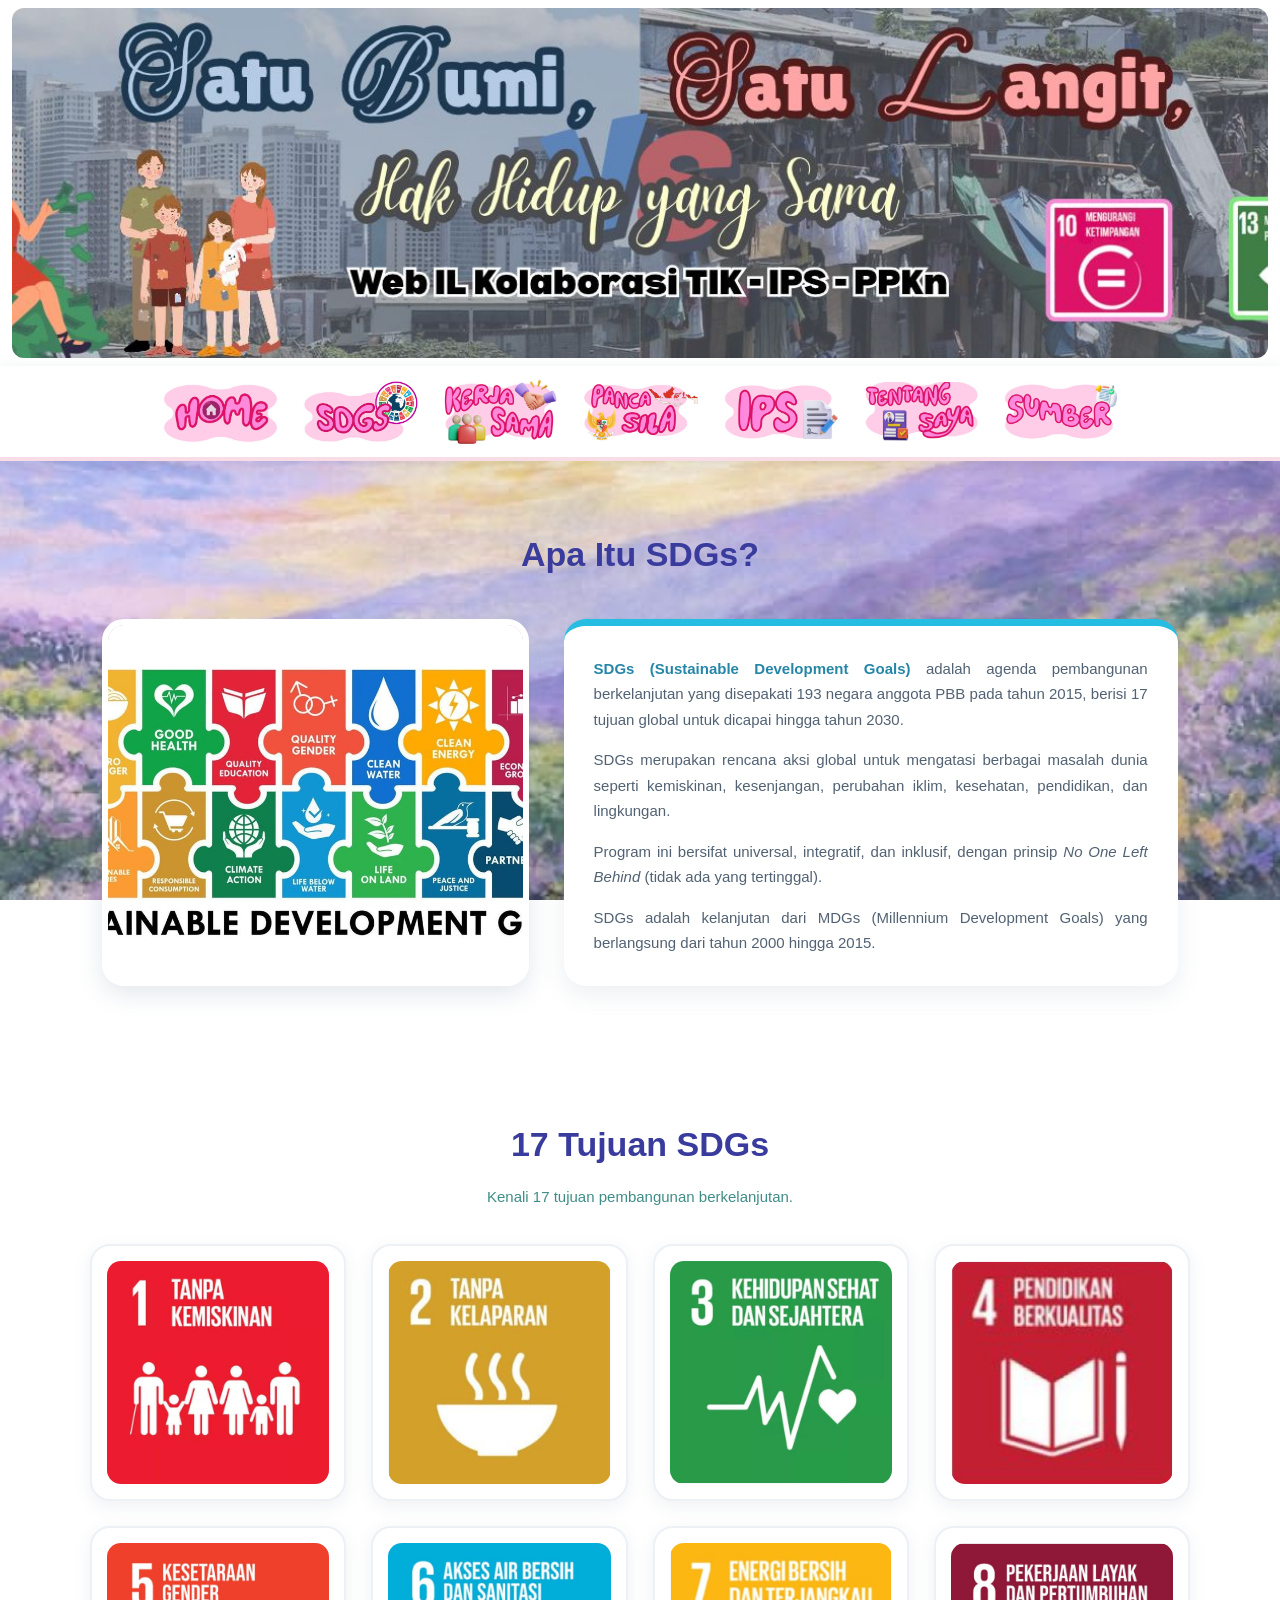
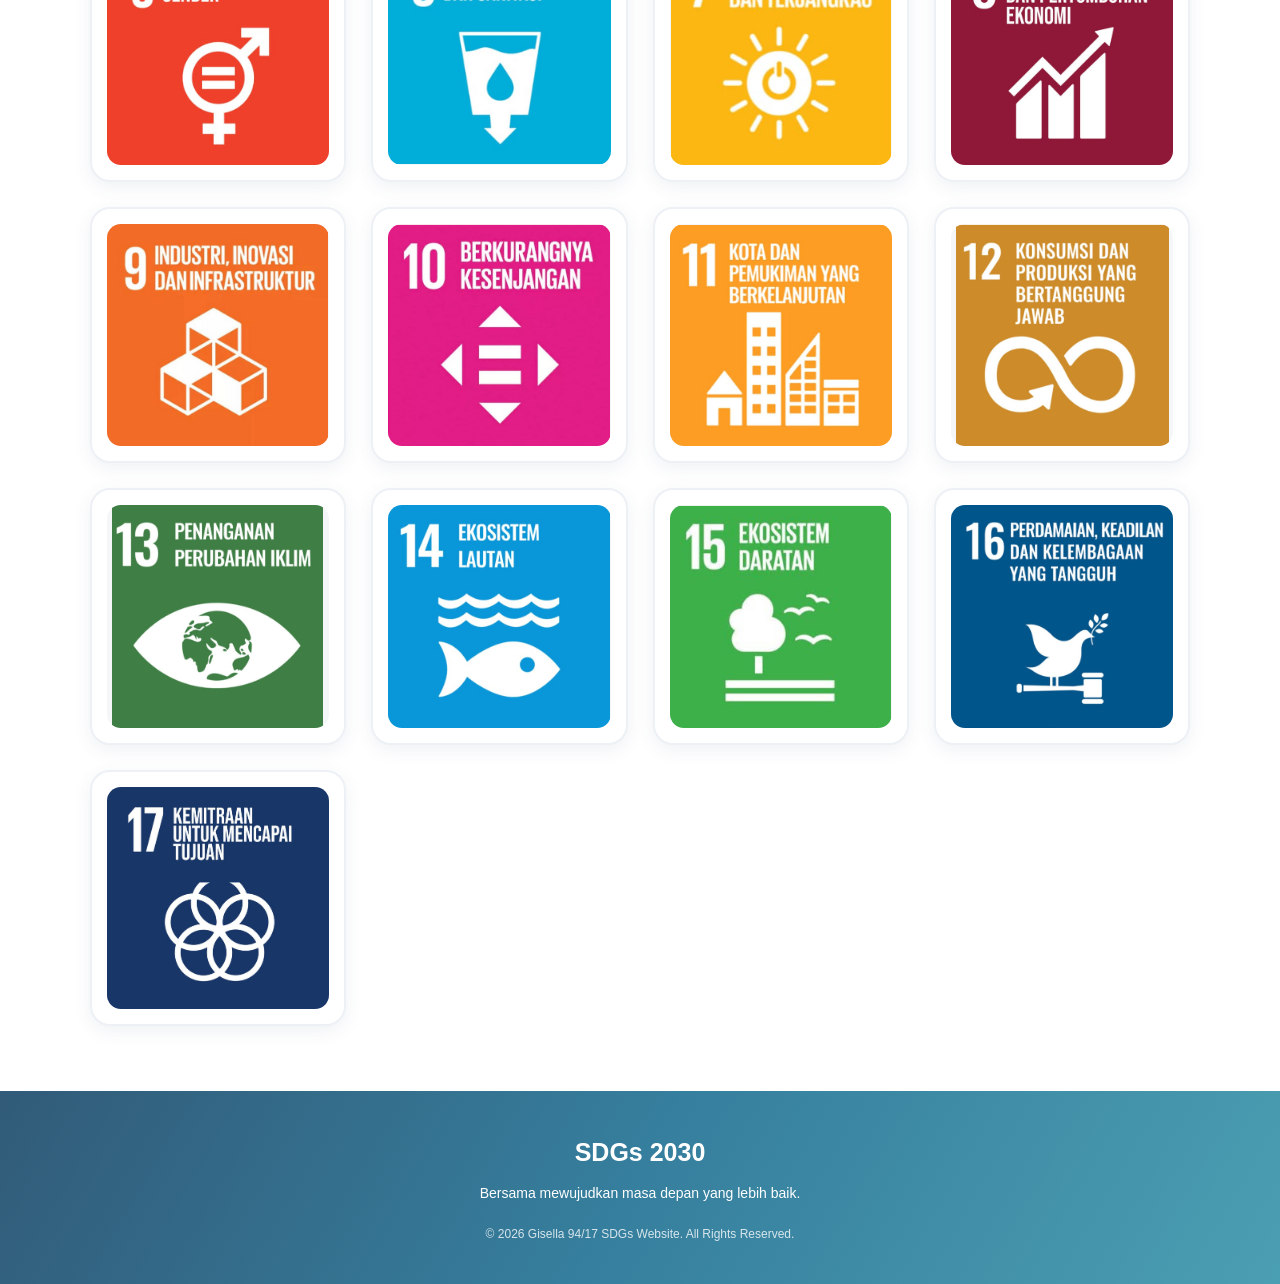
<file: index.html>
<!DOCTYPE html>
<html lang="id">
<head>
    <meta charset="UTF-8">
    <meta name="viewport" content="width=device-width, initial-scale=1.0">

    <title>Beranda | SDGs</title>

    <link rel="stylesheet" href="style.css">
</head>

<body>

    <!-- ================= HEADER ================= -->

    <header class="header">
        <img src="header.jpg" alt="Header Website SDGs">
    </header>


    <!-- ================= NAVBAR ================= -->

    <nav class="navbar">

        <ul class="nav-menu">

            <!-- BERANDA -->
            <li class="nav-item">
                <a href="index.html" class="menu-link">
                    <img src= "home.jpg" alt="Beranda">
                </a>
            </li>


           
<!-- SDGs -->
<li class="nav-item dropdown">

    <a href="#" class="menu-link">
        <img src="sdgs.jpg" alt="SDGs">
    </a>

    <div class="dropdown-menu sdgs-menu">

        <a href="sdgs.html#tujuan" class="submenu-link">
            <img src="tujuan.jpg" alt="Tujuan">
        </a>

        <a href="sdgs.html#kondisi" class="submenu-link">
            <img src="kondisi.jpg" alt="Kondisi Terkini">
        </a>

        <a href="sdgs.html#solusi" class="submenu-link">
            <img src="solusi.jpg" alt="Solusi">
        </a>

    </div>

</li>



            <!-- KERJA SAMA -->
            <li class="nav-item dropdown">

    <a href="#" class="menu-link">
        <img src="kerjasama.jpg" alt="SDGs">
    </a>

    <div class="dropdown-menu sdgs-menu">

        <a href="kerjasama.html#bilateral" class="submenu-link">
    <img src="bilateral.jpg" alt="Bilateral">
</a>

<a href="kerjasama.html#regional" class="submenu-link">
    <img src="regional.jpg" alt="Regional">
</a>

<a href="kerjasama.html#multilateral" class="submenu-link">
    <img src="multilateral.jpg" alt="Multilateral">
</a>

<a href="kerjasama.html#internasional" class="submenu-link">
    <img src="internasional.jpg" alt="Internasional">
</a>

    </div>

</li>


            <!-- PANCASILA -->
            <li class="nav-item">
                <a href="pancasila.html" class="menu-link">
                    <img src="pancasila.jpg" alt="Pancasila">
                </a>
            </li>


            <!-- IPS -->
            <li class="nav-item dropdown">
                <a href="ips.html" class="menu-link">
                    <img src="ips.jpg" alt="IPS">
                </a>

                <div class="dropdown-menu">

                    <a href="ips.html#poster" class="submenu-link">
                        <img src="poster.jpg" alt="Poster">
                    </a>

                    <a href="ips.html#pembangunan-konvensional" class="submenu-link">
                        <img src="pembangunan.jpg" alt="Pembangunan Konvensional">
                    </a>

                </div>
            </li>


            <!-- TENTANG SAYA -->
            <li class="nav-item">
                <a href="tentangsaya.html" class="menu-link">
                    <img src="tentang.jpg" alt="Tentang Saya">
                </a>
            </li>


            <!-- SUMBER -->
            <li class="nav-item">
                <a href="sumber.html" class="menu-link">
                    <img src="sumber.jpg" alt="Sumber">
                </a>
            </li>

        </ul>

    </nav>


    <!-- ================= KONTEN BERANDA ================= -->

    <main>

        <!-- PENGENALAN SDGs -->

        <section class="intro-section">

            <div class="section-title">

                <h1>Apa Itu SDGs?</h1>

                

            </div>


            <div class="intro-content">

                <div class="intro-image">

                    <img src="mainsdgs.jpg"
                         alt="Sustainable Development Goals">

                </div>


                <div class="intro-text">

                    <p>
                        <strong>SDGs (Sustainable Development Goals)</strong>
                        adalah agenda pembangunan berkelanjutan yang disepakati
                        193 negara anggota PBB pada tahun 2015, berisi 17 tujuan
                        global untuk dicapai hingga tahun 2030.
                    </p>

                    <p>
                        SDGs merupakan rencana aksi global untuk mengatasi
                        berbagai masalah dunia seperti kemiskinan, kesenjangan,
                        perubahan iklim, kesehatan, pendidikan, dan lingkungan.
                    </p>

                    <p>
                        Program ini bersifat universal, integratif, dan inklusif,
                        dengan prinsip <em>No One Left Behind</em>
                        (tidak ada yang tertinggal).
                    </p>

                    <p>
                        SDGs adalah kelanjutan dari MDGs
                        (Millennium Development Goals) yang berlangsung
                        dari tahun 2000 hingga 2015.
                    </p>

                </div>

            </div>

        </section>



        <!-- ================= 17 TUJUAN SDGs ================= -->

        <section class="goals-section" id="tujuan">

            <div class="section-title">

                <h1>17 Tujuan SDGs</h1>

                

                <p>
                    Kenali 17 tujuan pembangunan berkelanjutan.
                </p>

            </div>


            <div class="goals-grid">


                <!-- TUJUAN 1 -->

                <div class="goal-card">

                    <div class="goal-image">
                        <img src="sdg1indo.jpg"
                             alt="Tanpa Kemiskinan">

                        <img src="sdg1eng.jpg"
                             alt="No Poverty">
                    </div>


                </div>



                <!-- TUJUAN 2 -->

                <div class="goal-card">

                    <div class="goal-image">
                        <img src="sdg2indo.jpg"
                             alt="Tanpa Kelaparan">

                        <img src="sdg2eng.jpg"
                             alt="Zero Hunger">
                    </div>


                </div>



                <!-- TUJUAN 3 -->

                <div class="goal-card">

                    <div class="goal-image">
                        <img src="sdg3indo.jpg"
                             alt="Kehidupan Sehat dan Sejahtera">

                        <img src="sdg3eng.jpg"
                             alt="Good Health and Well-being">
                    </div>

                </div>



                <!-- TUJUAN 4 -->

                <div class="goal-card">

                    <div class="goal-image">
                        <img src="sdg4indo.jpg"
                             alt="Pendidikan Berkualitas">

                        <img src="sdg4eng.jpg"
                             alt="Quality Education">
                    </div>

                </div>



                <!-- TUJUAN 5 -->

                <div class="goal-card">

                    <div class="goal-image">
                        <img src="sdg5indo.jpg"
                             alt="Kesetaraan Gender">

                        <img src="sdg5eng.jpg"
                             alt="Gender Equality">
                    </div>

                    
                </div>



                <!-- TUJUAN 6 -->

                <div class="goal-card">

                    <div class="goal-image">
                        <img src="sdg6indo.jpg"
                             alt="Air Bersih dan Sanitasi Layak">

                        <img src="sdg6eng.jpg"
                             alt="Clean Water and Sanitation">
                    </div>

                    

                </div>



                <!-- TUJUAN 7 -->

                <div class="goal-card">

                    <div class="goal-image">
                        <img src="sdg7indo.jpg"
                             alt="Energi Bersih dan Terjangkau">

                        <img src="sdg7eng.jpg"
                             alt="Affordable and Clean Energy">
                    </div>

                   

                </div>



                <!-- TUJUAN 8 -->

                <div class="goal-card">

                    <div class="goal-image">
                        <img src="sdg8indo.jpg"
                             alt="Pekerjaan Layak dan Pertumbuhan Ekonomi">

                        <img src="sdg8eng.jpg"
                             alt="Decent Work and Economic Growth">
                    </div>

                 

                </div>



                <!-- TUJUAN 9 -->

                <div class="goal-card">

                    <div class="goal-image">
                        <img src="sdg9indo.jpg"
                             alt="Industri Inovasi dan Infrastruktur">

                        <img src="sdg9eng.jpg"
                             alt="Industry Innovation and Infrastructure">
                    </div>

    

                </div>



                <!-- TUJUAN 10 -->

                <div class="goal-card">

                    <div class="goal-image">
                        <img src="sdg10indo.jpg"
                             alt="Berkurangnya Kesenjangan">

                        <img src="sdg10eng.jpg"
                             alt="Reduced Inequalities">
                    </div>

                    

                </div>



                <!-- TUJUAN 11 -->

                <div class="goal-card">

                    <div class="goal-image">
                        <img src="sdg11indo.jpg"
                             alt="Kota dan Permukiman Berkelanjutan">

                        <img src="sdg11eng.jpg"
                             alt="Sustainable Cities and Communities">
                    </div>

                    

                </div>



                <!-- TUJUAN 12 -->

                <div class="goal-card">

                    <div class="goal-image">
                        <img src="sdg12indo.jpg"
                             alt="Konsumsi dan Produksi Bertanggung Jawab">

                        <img src="sdg12eng.jpg"
                             alt="Responsible Consumption and Production">
                    </div>

                   

                </div>



                <!-- TUJUAN 13 -->

                <div class="goal-card">

                    <div class="goal-image">
                        <img src="sdg13indo.jpg"
                             alt="Penanganan Perubahan Iklim">

                        <img src="sdg13eng.jpg"
                             alt="Climate Action">
                    </div>

                   

                </div>



                <!-- TUJUAN 14 -->

                <div class="goal-card">

                    <div class="goal-image">
                        <img src="sdg14indo.jpg"
                             alt="Ekosistem Lautan">

                        <img src="sdg14eng.jpg"
                             alt="Life Below Water">
                    </div>

                   

                </div>



                <!-- TUJUAN 15 -->

                <div class="goal-card">

                    <div class="goal-image">
                        <img src="sdg15indo.jpg"
                             alt="Ekosistem Daratan">

                        <img src="sdg15eng.jpg"
                             alt="Life on Land">
                    </div>

                    

                </div>



                <!-- TUJUAN 16 -->

                <div class="goal-card">

                    <div class="goal-image">
                        <img src="sdg16indo.jpg"
                             alt="Perdamaian Keadilan dan Kelembagaan Tangguh">

                        <img src="sdg16eng.jpg"
                             alt="Peace Justice and Strong Institutions">
                    </div>

                    

                </div>



                <!-- TUJUAN 17 -->

                <div class="goal-card">

                    <div class="goal-image">
                        <img src="sdg17indo.jpg"
                             alt="Kemitraan untuk Mencapai Tujuan">

                        <img src="sdg17eng.jpg"
                             alt="Partnerships for the Goals">
                    </div>

                    

                </div>


            </div>

        </section>

    </main>



    <!-- ================= FOOTER ================= -->

    <footer class="footer">

        <h3>SDGs 2030</h3>

        <p>Bersama mewujudkan masa depan yang lebih baik.</p>

        <p class="copyright">
            © 2026 Gisella 94/17 SDGs Website. All Rights Reserved.
        </p>

    </footer>

</body>
</html>
</file>
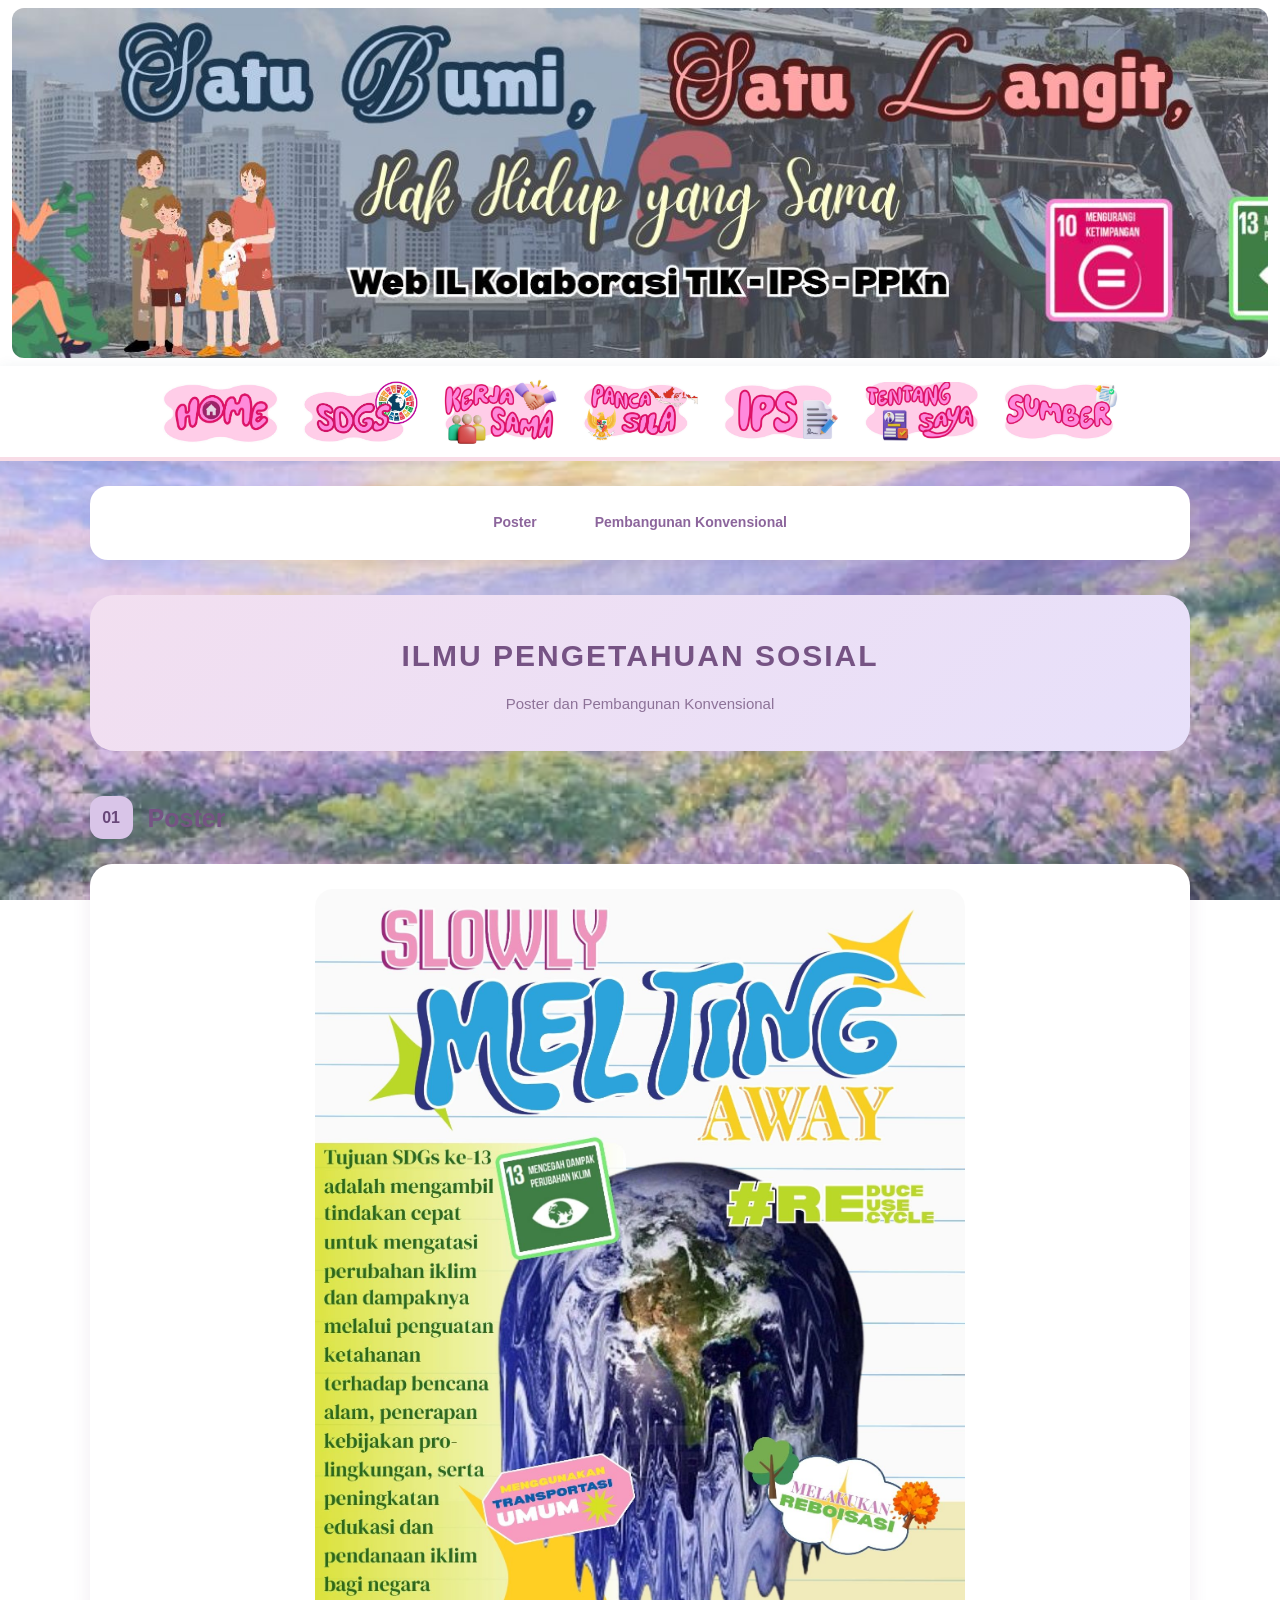
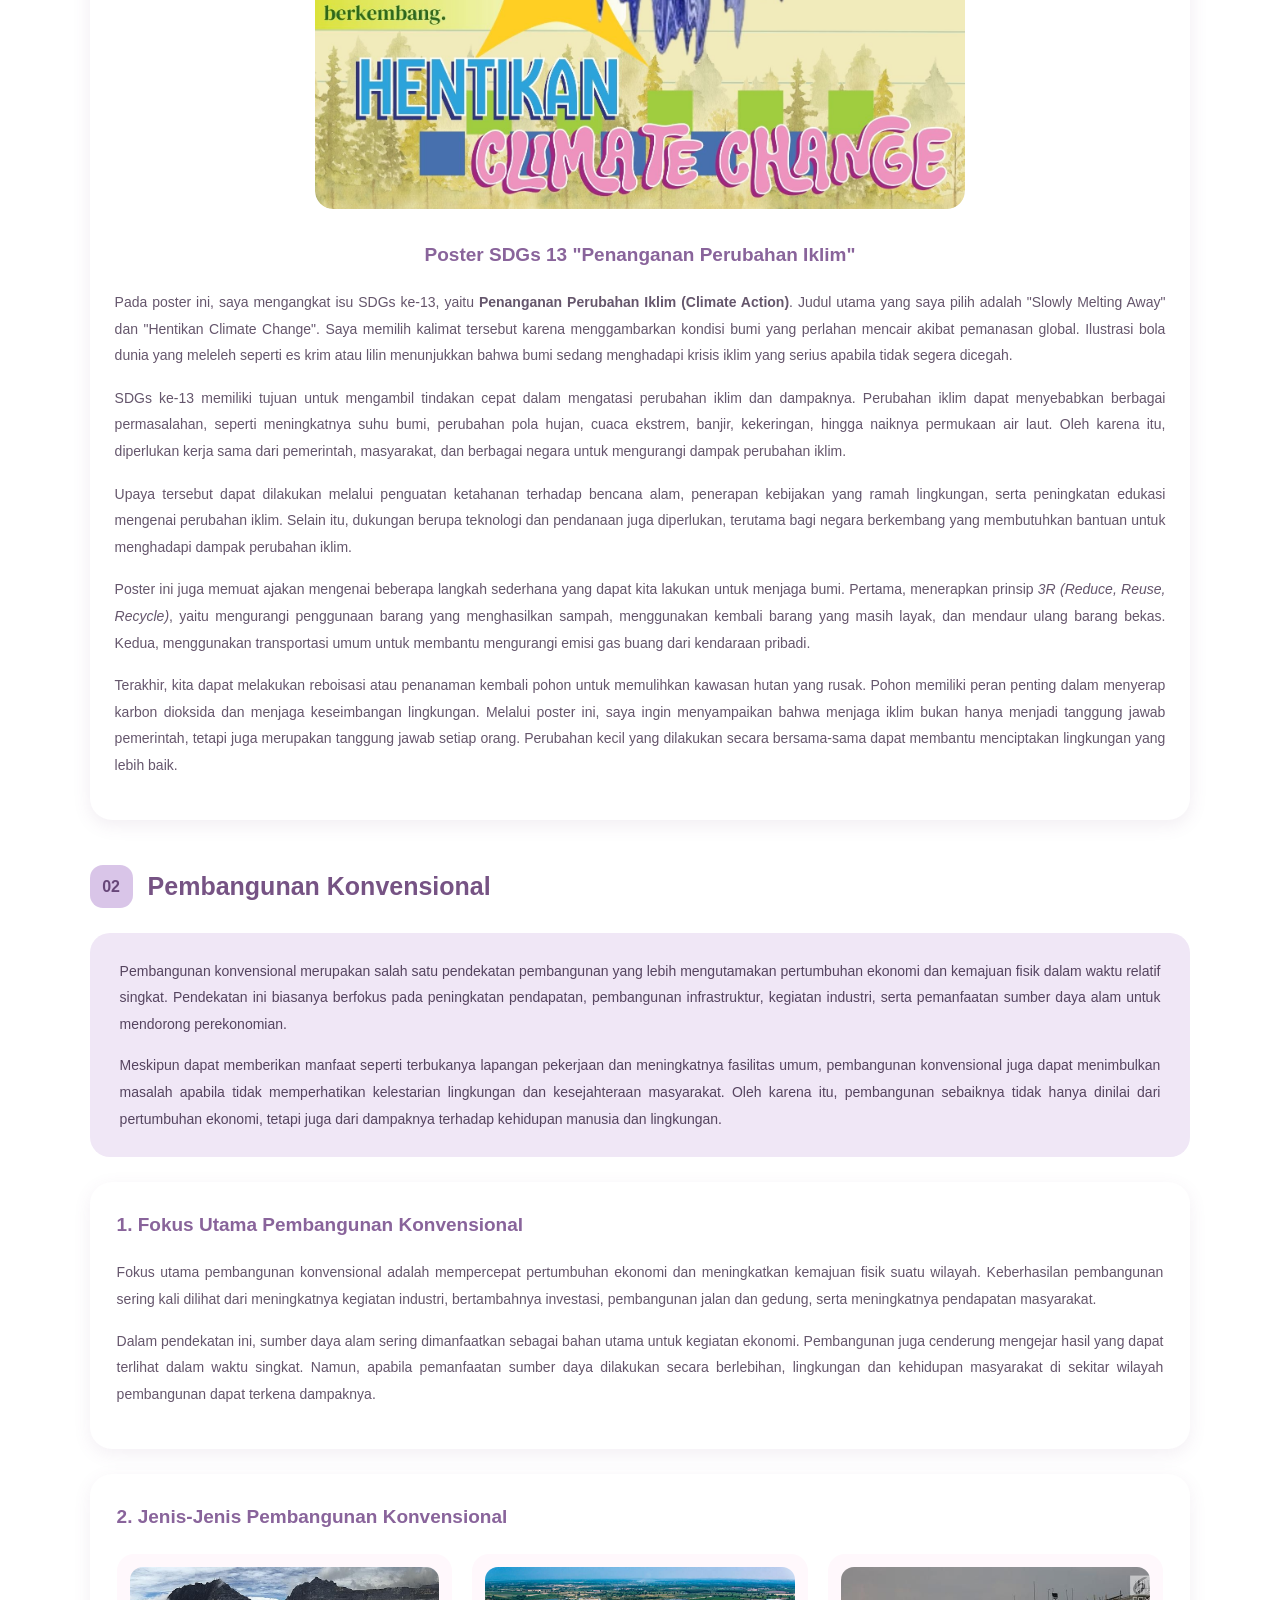
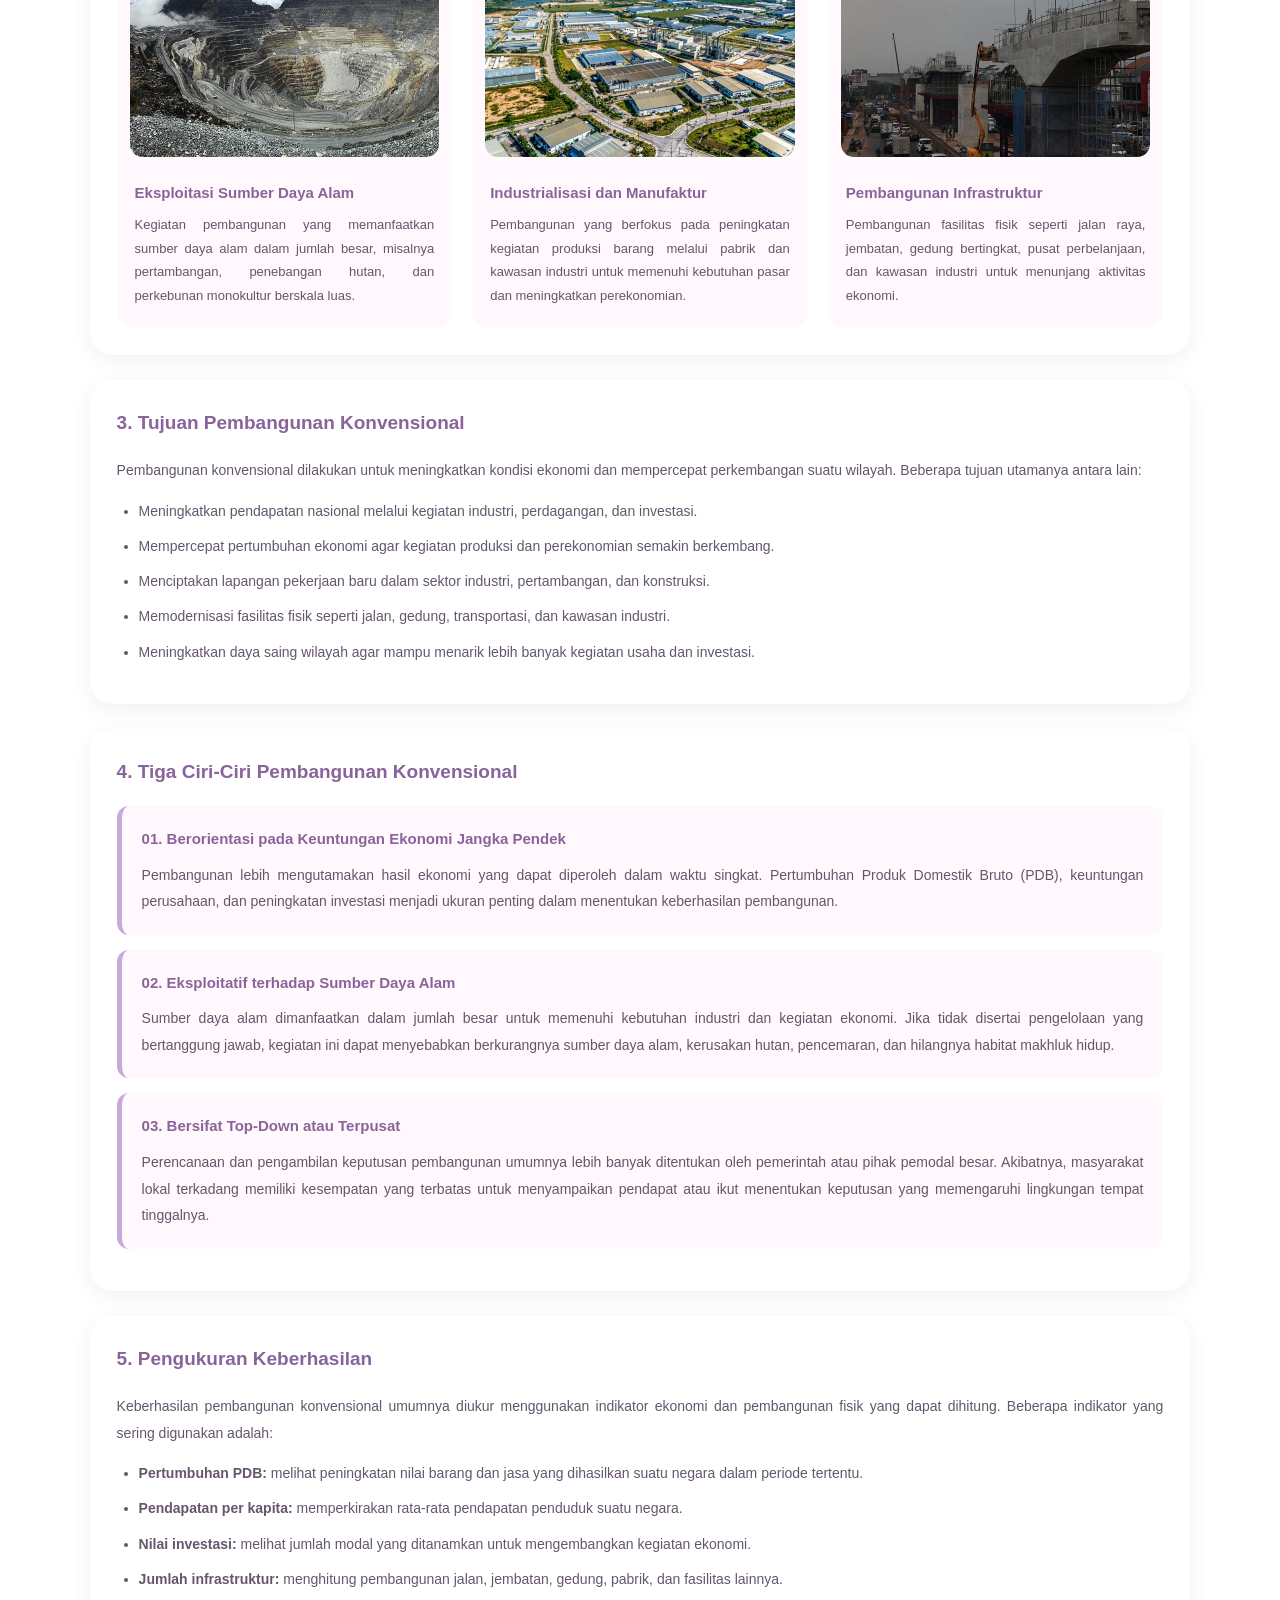
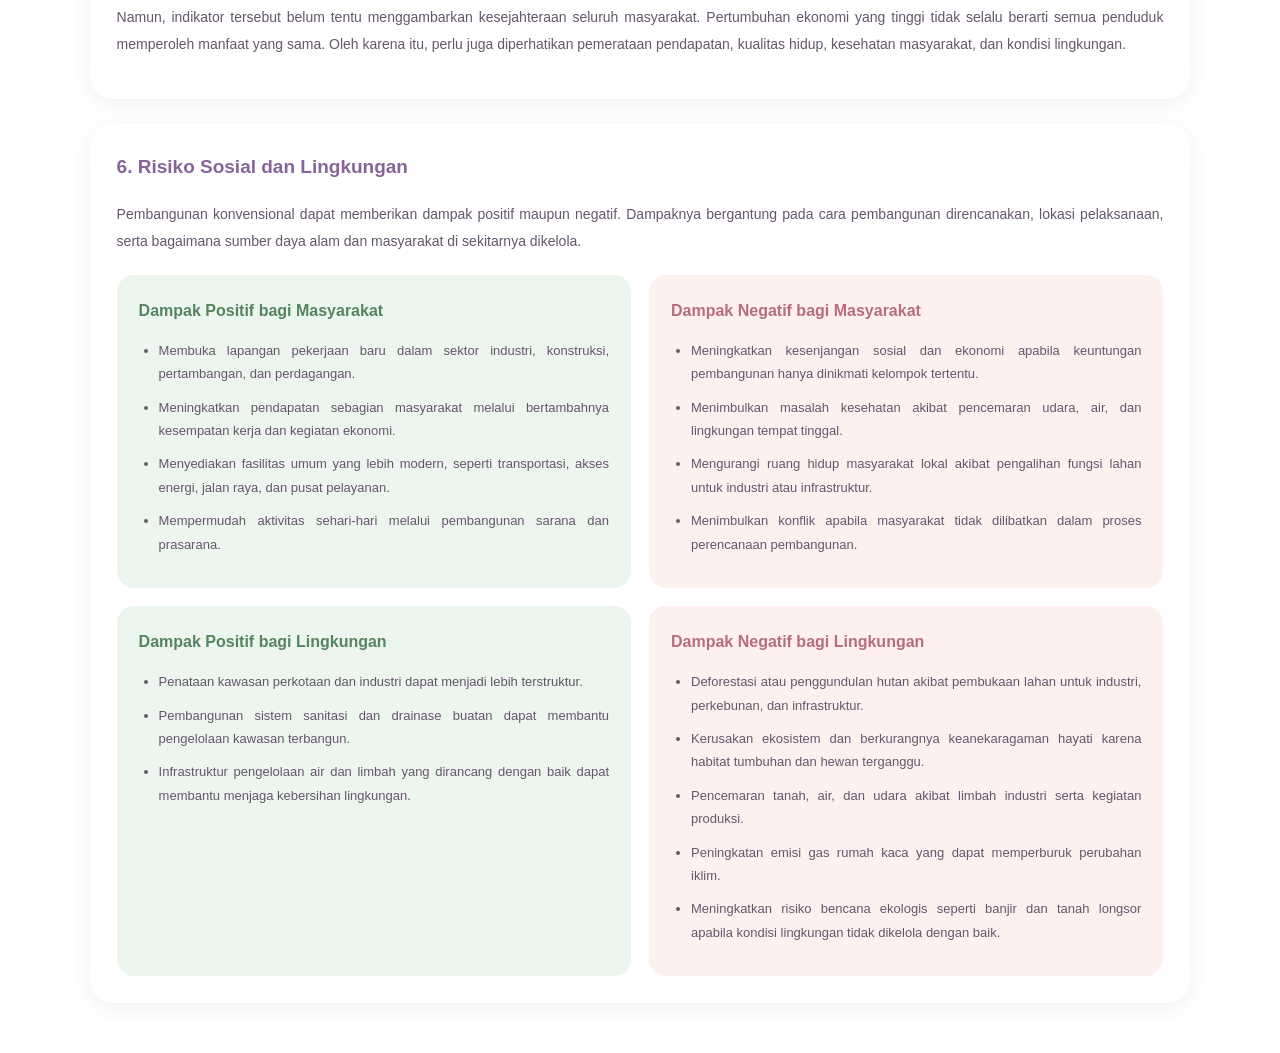
<file: ips.html>
<!DOCTYPE html>
<html lang="id">
<head>
    <meta charset="UTF-8">
    <meta name="viewport" content="width=device-width, initial-scale=1.0">
    <title>IPS - Poster dan Pembangunan Konvensional</title>

    <link rel="stylesheet" href="style.css">
    <link rel="stylesheet" href="ips.css">
    
</head>
<body>
     <!-- ================= HEADER ================= -->

    <header class="header">
        <img src="header.jpg" alt="Header Website SDGs">
    </header>


    <!-- ================= NAVBAR ================= -->

    <nav class="navbar">

        <ul class="nav-menu">

            <!-- BERANDA -->
            <li class="nav-item">
                <a href="index.html" class="menu-link">
                    <img src= "home.jpg" alt="Beranda">
                </a>
            </li>


           
<!-- SDGs -->
<li class="nav-item dropdown">

    <a href="#" class="menu-link">
        <img src="sdgs.jpg" alt="SDGs">
    </a>

    <div class="dropdown-menu sdgs-menu">

        <a href="sdgs.html#tujuan" class="submenu-link">
            <img src="tujuan.jpg" alt="Tujuan">
        </a>

        <a href="sdgs.html#kondisi" class="submenu-link">
            <img src="kondisi.jpg" alt="Kondisi Terkini">
        </a>

        <a href="sdgs.html#solusi" class="submenu-link">
            <img src="solusi.jpg" alt="Solusi">
        </a>

    </div>

</li>



            <!-- KERJA SAMA -->
            <li class="nav-item dropdown">

    <a href="#" class="menu-link">
        <img src="kerjasama.jpg" alt="SDGs">
    </a>

    <div class="dropdown-menu sdgs-menu">

        <a href="kerjasama.html#bilateral" class="submenu-link">
    <img src="bilateral.jpg" alt="Bilateral">
</a>

<a href="kerjasama.html#regional" class="submenu-link">
    <img src="regional.jpg" alt="Regional">
</a>

<a href="kerjasama.html#multilateral" class="submenu-link">
    <img src="multilateral.jpg" alt="Multilateral">
</a>

<a href="kerjasama.html#internasional" class="submenu-link">
    <img src="internasional.jpg" alt="Internasional">
</a>

    </div>

</li>


            <!-- PANCASILA -->
            <li class="nav-item">
                <a href="pancasila.html" class="menu-link">
                    <img src="pancasila.jpg" alt="Pancasila">
                </a>
            </li>


            <!-- IPS -->
            <li class="nav-item dropdown">
                <a href="ips.html" class="menu-link">
                    <img src="ips.jpg" alt="IPS">
                </a>

                <div class="dropdown-menu">

                    <a href="ips.html#poster" class="submenu-link">
                        <img src="poster.jpg" alt="Poster">
                    </a>

                    <a href="ips.html#pembangunan-konvensional" class="submenu-link">
                        <img src="pembangunan.jpg" alt="Pembangunan Konvensional">
                    </a>

                </div>
            </li>


            <!-- TENTANG SAYA -->
            <li class="nav-item">
                <a href="tentangsaya.html" class="menu-link">
                    <img src="tentang.jpg" alt="Tentang Saya">
                </a>
            </li>


            <!-- SUMBER -->
            <li class="nav-item">
                <a href="sumber.html" class="menu-link">
                    <img src="sumber.jpg" alt="Sumber">
                </a>
            </li>

        </ul>

    </nav>

    <main class="ips-page">

        <!-- SUBMENU IPS -->
        <div class="ips-subnav">
            <a href="#poster">Poster</a>
            <a href="#pembangunan-konvensional">Pembangunan Konvensional</a>
        </div>

        <!-- JUDUL HALAMAN -->
        <section class="ips-hero">
            <h1>ILMU PENGETAHUAN SOSIAL</h1>
            <p>Poster dan Pembangunan Konvensional</p>
        </section>

        <!-- BAGIAN POSTER -->
        <section class="ips-section" id="poster">

            <div class="ips-heading">
                <span>01</span>
                <h2>Poster</h2>
            </div>

            <div class="poster-container">

                <div class="poster-image">
                    <img src="postersdgs.jpg" alt="Poster Slowly Melting Away tentang perubahan iklim">
                </div>

                <div class="poster-description">
                    <h3>Poster SDGs 13 "Penanganan Perubahan Iklim"</h3>

                    <p>
                        Pada poster ini, saya mengangkat isu SDGs ke-13, yaitu
                        <b>Penanganan Perubahan Iklim (Climate Action)</b>.
                        Judul utama yang saya pilih adalah "Slowly Melting Away"
                        dan "Hentikan Climate Change". Saya memilih kalimat
                        tersebut karena menggambarkan kondisi bumi yang perlahan
                        mencair akibat pemanasan global. Ilustrasi bola dunia
                        yang meleleh seperti es krim atau lilin menunjukkan
                        bahwa bumi sedang menghadapi krisis iklim yang serius
                        apabila tidak segera dicegah.
                    </p>

                    <p>
                        SDGs ke-13 memiliki tujuan untuk mengambil tindakan
                        cepat dalam mengatasi perubahan iklim dan dampaknya.
                        Perubahan iklim dapat menyebabkan berbagai permasalahan,
                        seperti meningkatnya suhu bumi, perubahan pola hujan,
                        cuaca ekstrem, banjir, kekeringan, hingga naiknya
                        permukaan air laut. Oleh karena itu, diperlukan kerja
                        sama dari pemerintah, masyarakat, dan berbagai negara
                        untuk mengurangi dampak perubahan iklim.
                    </p>

                    <p>
                        Upaya tersebut dapat dilakukan melalui penguatan
                        ketahanan terhadap bencana alam, penerapan kebijakan
                        yang ramah lingkungan, serta peningkatan edukasi
                        mengenai perubahan iklim. Selain itu, dukungan berupa
                        teknologi dan pendanaan juga diperlukan, terutama
                        bagi negara berkembang yang membutuhkan bantuan
                        untuk menghadapi dampak perubahan iklim.
                    </p>

                    <p>
                        Poster ini juga memuat ajakan mengenai beberapa
                        langkah sederhana yang dapat kita lakukan untuk
                        menjaga bumi. Pertama, menerapkan prinsip
                        <i>3R (Reduce, Reuse, Recycle)</i>, yaitu mengurangi
                        penggunaan barang yang menghasilkan sampah,
                        menggunakan kembali barang yang masih layak,
                        dan mendaur ulang barang bekas. Kedua, menggunakan
                        transportasi umum untuk membantu mengurangi emisi
                        gas buang dari kendaraan pribadi.
                    </p>

                    <p>
                        Terakhir, kita dapat melakukan reboisasi atau
                        penanaman kembali pohon untuk memulihkan kawasan
                        hutan yang rusak. Pohon memiliki peran penting
                        dalam menyerap karbon dioksida dan menjaga
                        keseimbangan lingkungan. Melalui poster ini,
                        saya ingin menyampaikan bahwa menjaga iklim
                        bukan hanya menjadi tanggung jawab pemerintah,
                        tetapi juga merupakan tanggung jawab setiap orang.
                        Perubahan kecil yang dilakukan secara bersama-sama
                        dapat membantu menciptakan lingkungan yang lebih baik.
                    </p>
                </div>

            </div>
        </section>

        <!-- BAGIAN PEMBANGUNAN KONVENSIONAL -->
        <section class="ips-section" id="pembangunan-konvensional">

            <div class="ips-heading">
                <span>02</span>
                <h2>Pembangunan Konvensional</h2>
            </div>

            <div class="ips-intro">
                <p>
                    Pembangunan konvensional merupakan salah satu pendekatan
                    pembangunan yang lebih mengutamakan pertumbuhan ekonomi
                    dan kemajuan fisik dalam waktu relatif singkat. Pendekatan
                    ini biasanya berfokus pada peningkatan pendapatan,
                    pembangunan infrastruktur, kegiatan industri, serta
                    pemanfaatan sumber daya alam untuk mendorong perekonomian.
                </p>

                <p>
                    Meskipun dapat memberikan manfaat seperti terbukanya
                    lapangan pekerjaan dan meningkatnya fasilitas umum,
                    pembangunan konvensional juga dapat menimbulkan masalah
                    apabila tidak memperhatikan kelestarian lingkungan dan
                    kesejahteraan masyarakat. Oleh karena itu, pembangunan
                    sebaiknya tidak hanya dinilai dari pertumbuhan ekonomi,
                    tetapi juga dari dampaknya terhadap kehidupan manusia
                    dan lingkungan.
                </p>
            </div>

            <!-- FOKUS UTAMA -->
            <div class="ips-box">
                <h3>1. Fokus Utama Pembangunan Konvensional</h3>

                <p>
                    Fokus utama pembangunan konvensional adalah mempercepat
                    pertumbuhan ekonomi dan meningkatkan kemajuan fisik
                    suatu wilayah. Keberhasilan pembangunan sering kali
                    dilihat dari meningkatnya kegiatan industri, bertambahnya
                    investasi, pembangunan jalan dan gedung, serta meningkatnya
                    pendapatan masyarakat.
                </p>

                <p>
                    Dalam pendekatan ini, sumber daya alam sering dimanfaatkan
                    sebagai bahan utama untuk kegiatan ekonomi. Pembangunan
                    juga cenderung mengejar hasil yang dapat terlihat dalam
                    waktu singkat. Namun, apabila pemanfaatan sumber daya
                    dilakukan secara berlebihan, lingkungan dan kehidupan
                    masyarakat di sekitar wilayah pembangunan dapat terkena
                    dampaknya.
                </p>
            </div>

            <!-- JENIS PEMBANGUNAN -->
            <div class="ips-box">
                <h3>2. Jenis-Jenis Pembangunan Konvensional</h3>

                <div class="ips-image-grid">

                    <div class="ips-image-card">
                        <img src="pertambangan.jpg" alt="Kegiatan pertambangan">
                        <h4>Eksploitasi Sumber Daya Alam</h4>
                        <p>
                            Kegiatan pembangunan yang memanfaatkan sumber
                            daya alam dalam jumlah besar, misalnya pertambangan,
                            penebangan hutan, dan perkebunan monokultur
                            berskala luas.
                        </p>
                    </div>

                    <div class="ips-image-card">
                        <img src="industri.jpg" alt="Kawasan industri dan pabrik">
                        <h4>Industrialisasi dan Manufaktur</h4>
                        <p>
                            Pembangunan yang berfokus pada peningkatan kegiatan
                            produksi barang melalui pabrik dan kawasan industri
                            untuk memenuhi kebutuhan pasar dan meningkatkan
                            perekonomian.
                        </p>
                    </div>

                    <div class="ips-image-card">
                        <img src="infrastruktur.jpg" alt="Pembangunan infrastruktur perkotaan">
                        <h4>Pembangunan Infrastruktur</h4>
                        <p>
                            Pembangunan fasilitas fisik seperti jalan raya,
                            jembatan, gedung bertingkat, pusat perbelanjaan,
                            dan kawasan industri untuk menunjang aktivitas
                            ekonomi.
                        </p>
                    </div>

                </div>
            </div>

            <!-- TUJUAN -->
            <div class="ips-box">
                <h3>3. Tujuan Pembangunan Konvensional</h3>

                <p>
                    Pembangunan konvensional dilakukan untuk meningkatkan
                    kondisi ekonomi dan mempercepat perkembangan suatu wilayah.
                    Beberapa tujuan utamanya antara lain:
                </p>

                <ul>
                    <li>Meningkatkan pendapatan nasional melalui kegiatan industri, perdagangan, dan investasi.</li>
                    <li>Mempercepat pertumbuhan ekonomi agar kegiatan produksi dan perekonomian semakin berkembang.</li>
                    <li>Menciptakan lapangan pekerjaan baru dalam sektor industri, pertambangan, dan konstruksi.</li>
                    <li>Memodernisasi fasilitas fisik seperti jalan, gedung, transportasi, dan kawasan industri.</li>
                    <li>Meningkatkan daya saing wilayah agar mampu menarik lebih banyak kegiatan usaha dan investasi.</li>
                </ul>
            </div>

            <!-- CIRI-CIRI -->
            <div class="ips-box">
                <h3>4. Tiga Ciri-Ciri Pembangunan Konvensional</h3>

                <div class="ips-feature">
                    <h4>01. Berorientasi pada Keuntungan Ekonomi Jangka Pendek</h4>
                    <p>
                        Pembangunan lebih mengutamakan hasil ekonomi yang
                        dapat diperoleh dalam waktu singkat. Pertumbuhan
                        Produk Domestik Bruto (PDB), keuntungan perusahaan,
                        dan peningkatan investasi menjadi ukuran penting
                        dalam menentukan keberhasilan pembangunan.
                    </p>
                </div>

                <div class="ips-feature">
                    <h4>02. Eksploitatif terhadap Sumber Daya Alam</h4>
                    <p>
                        Sumber daya alam dimanfaatkan dalam jumlah besar
                        untuk memenuhi kebutuhan industri dan kegiatan
                        ekonomi. Jika tidak disertai pengelolaan yang
                        bertanggung jawab, kegiatan ini dapat menyebabkan
                        berkurangnya sumber daya alam, kerusakan hutan,
                        pencemaran, dan hilangnya habitat makhluk hidup.
                    </p>
                </div>

                <div class="ips-feature">
                    <h4>03. Bersifat Top-Down atau Terpusat</h4>
                    <p>
                        Perencanaan dan pengambilan keputusan pembangunan
                        umumnya lebih banyak ditentukan oleh pemerintah
                        atau pihak pemodal besar. Akibatnya, masyarakat
                        lokal terkadang memiliki kesempatan yang terbatas
                        untuk menyampaikan pendapat atau ikut menentukan
                        keputusan yang memengaruhi lingkungan tempat tinggalnya.
                    </p>
                </div>
            </div>

            <!-- PENGUKURAN KEBERHASILAN -->
            <div class="ips-box">
                <h3>5. Pengukuran Keberhasilan</h3>

                <p>
                    Keberhasilan pembangunan konvensional umumnya diukur
                    menggunakan indikator ekonomi dan pembangunan fisik
                    yang dapat dihitung. Beberapa indikator yang sering
                    digunakan adalah:
                </p>

                <ul>
                    <li><b>Pertumbuhan PDB:</b> melihat peningkatan nilai barang dan jasa yang dihasilkan suatu negara dalam periode tertentu.</li>
                    <li><b>Pendapatan per kapita:</b> memperkirakan rata-rata pendapatan penduduk suatu negara.</li>
                    <li><b>Nilai investasi:</b> melihat jumlah modal yang ditanamkan untuk mengembangkan kegiatan ekonomi.</li>
                    <li><b>Jumlah infrastruktur:</b> menghitung pembangunan jalan, jembatan, gedung, pabrik, dan fasilitas lainnya.</li>
                </ul>

                <p>
                    Namun, indikator tersebut belum tentu menggambarkan
                    kesejahteraan seluruh masyarakat. Pertumbuhan ekonomi
                    yang tinggi tidak selalu berarti semua penduduk
                    memperoleh manfaat yang sama. Oleh karena itu,
                    perlu juga diperhatikan pemerataan pendapatan,
                    kualitas hidup, kesehatan masyarakat, dan kondisi
                    lingkungan.
                </p>
            </div>

            <!-- DAMPAK -->
            <div class="ips-box">
                <h3>6. Risiko Sosial dan Lingkungan</h3>

                <p>
                    Pembangunan konvensional dapat memberikan dampak positif
                    maupun negatif. Dampaknya bergantung pada cara pembangunan
                    direncanakan, lokasi pelaksanaan, serta bagaimana sumber
                    daya alam dan masyarakat di sekitarnya dikelola.
                </p>

                <div class="ips-impact-grid">

                    <div class="ips-impact positive">
                        <h4>Dampak Positif bagi Masyarakat</h4>
                        <ul>
                            <li>Membuka lapangan pekerjaan baru dalam sektor industri, konstruksi, pertambangan, dan perdagangan.</li>
                            <li>Meningkatkan pendapatan sebagian masyarakat melalui bertambahnya kesempatan kerja dan kegiatan ekonomi.</li>
                            <li>Menyediakan fasilitas umum yang lebih modern, seperti transportasi, akses energi, jalan raya, dan pusat pelayanan.</li>
                            <li>Mempermudah aktivitas sehari-hari melalui pembangunan sarana dan prasarana.</li>
                        </ul>
                    </div>

                    <div class="ips-impact negative">
                        <h4>Dampak Negatif bagi Masyarakat</h4>
                        <ul>
                            <li>Meningkatkan kesenjangan sosial dan ekonomi apabila keuntungan pembangunan hanya dinikmati kelompok tertentu.</li>
                            <li>Menimbulkan masalah kesehatan akibat pencemaran udara, air, dan lingkungan tempat tinggal.</li>
                            <li>Mengurangi ruang hidup masyarakat lokal akibat pengalihan fungsi lahan untuk industri atau infrastruktur.</li>
                            <li>Menimbulkan konflik apabila masyarakat tidak dilibatkan dalam proses perencanaan pembangunan.</li>
                        </ul>
                    </div>

                    <div class="ips-impact positive">
                        <h4>Dampak Positif bagi Lingkungan</h4>
                        <ul>
                            <li>Penataan kawasan perkotaan dan industri dapat menjadi lebih terstruktur.</li>
                            <li>Pembangunan sistem sanitasi dan drainase buatan dapat membantu pengelolaan kawasan terbangun.</li>
                            <li>Infrastruktur pengelolaan air dan limbah yang dirancang dengan baik dapat membantu menjaga kebersihan lingkungan.</li>
                        </ul>
                    </div>

                    <div class="ips-impact negative">
                        <h4>Dampak Negatif bagi Lingkungan</h4>
                        <ul>
                            <li>Deforestasi atau penggundulan hutan akibat pembukaan lahan untuk industri, perkebunan, dan infrastruktur.</li>
                            <li>Kerusakan ekosistem dan berkurangnya keanekaragaman hayati karena habitat tumbuhan dan hewan terganggu.</li>
                            <li>Pencemaran tanah, air, dan udara akibat limbah industri serta kegiatan produksi.</li>
                            <li>Peningkatan emisi gas rumah kaca yang dapat memperburuk perubahan iklim.</li>
                            <li>Meningkatkan risiko bencana ekologis seperti banjir dan tanah longsor apabila kondisi lingkungan tidak dikelola dengan baik.</li>
                        </ul>
                    </div>

                </div>
            </div>


        </section>

        

    </main>

</body>
</html>
</file>
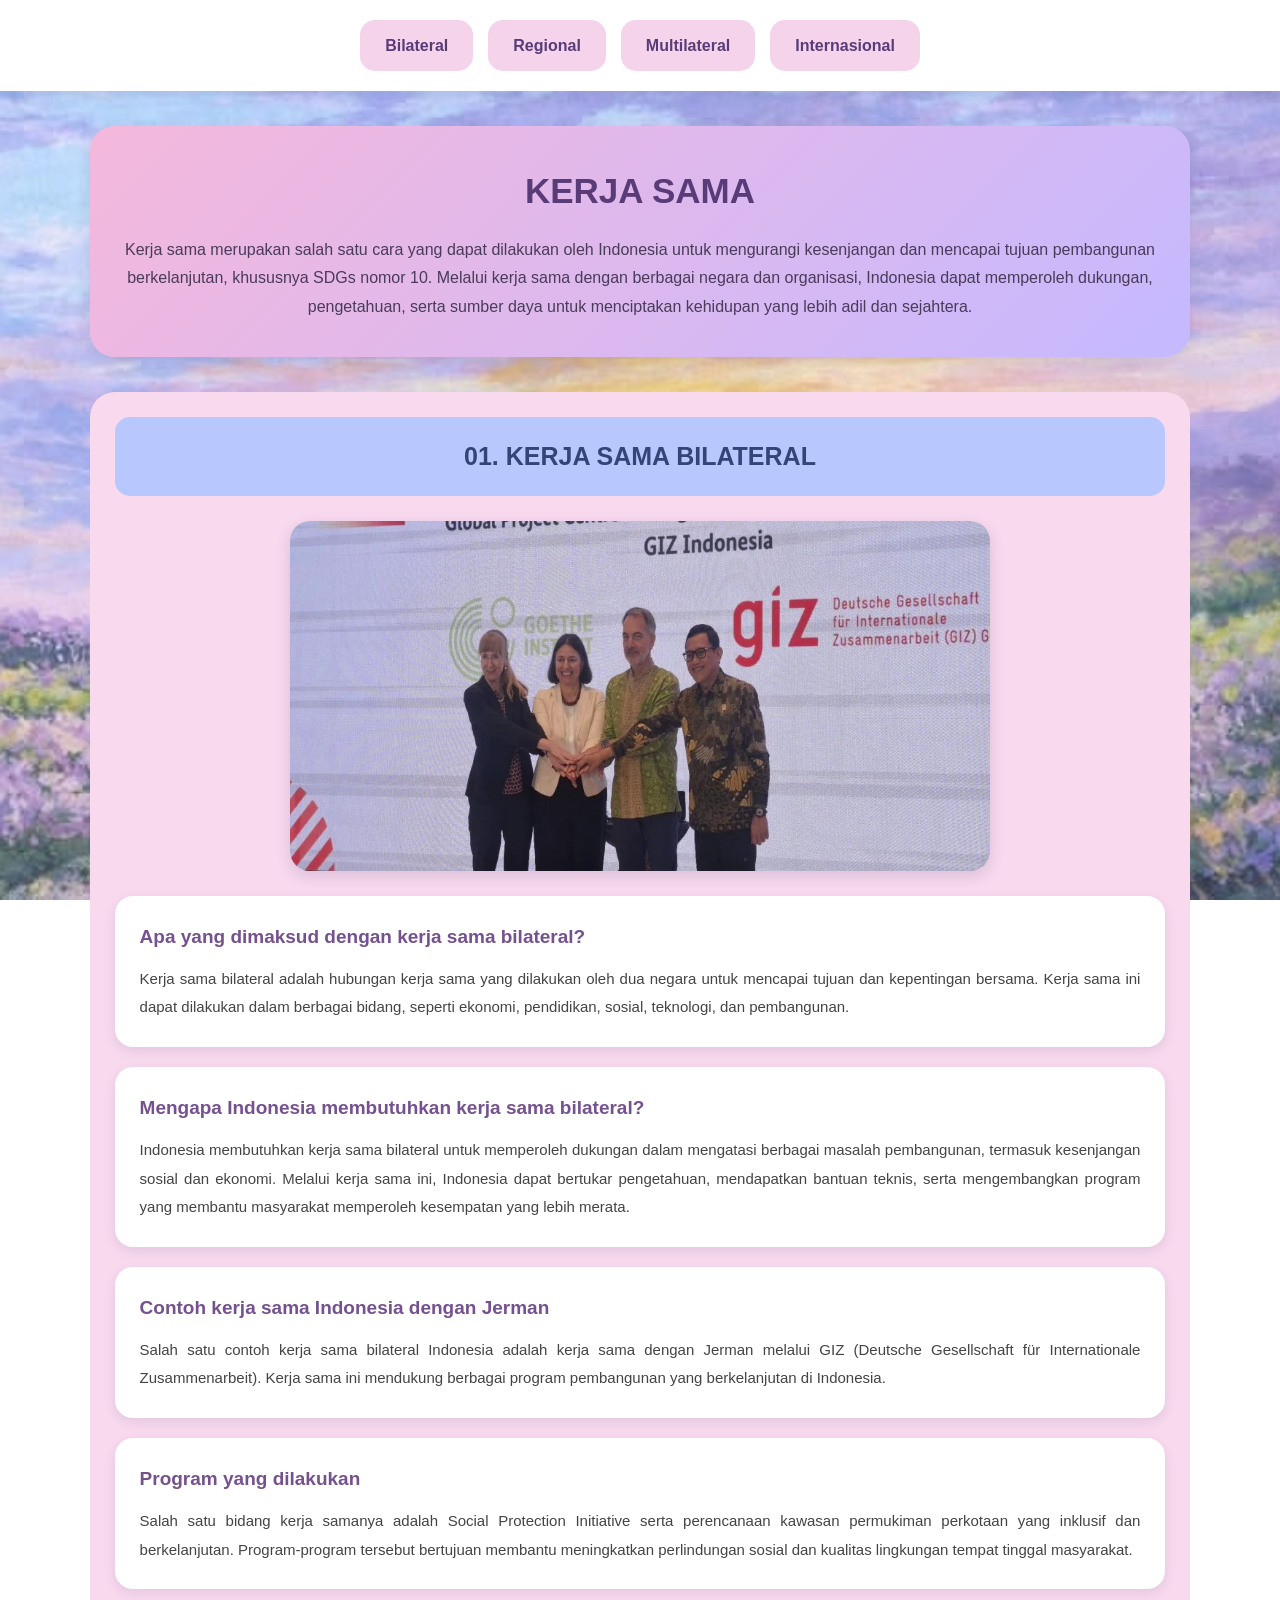
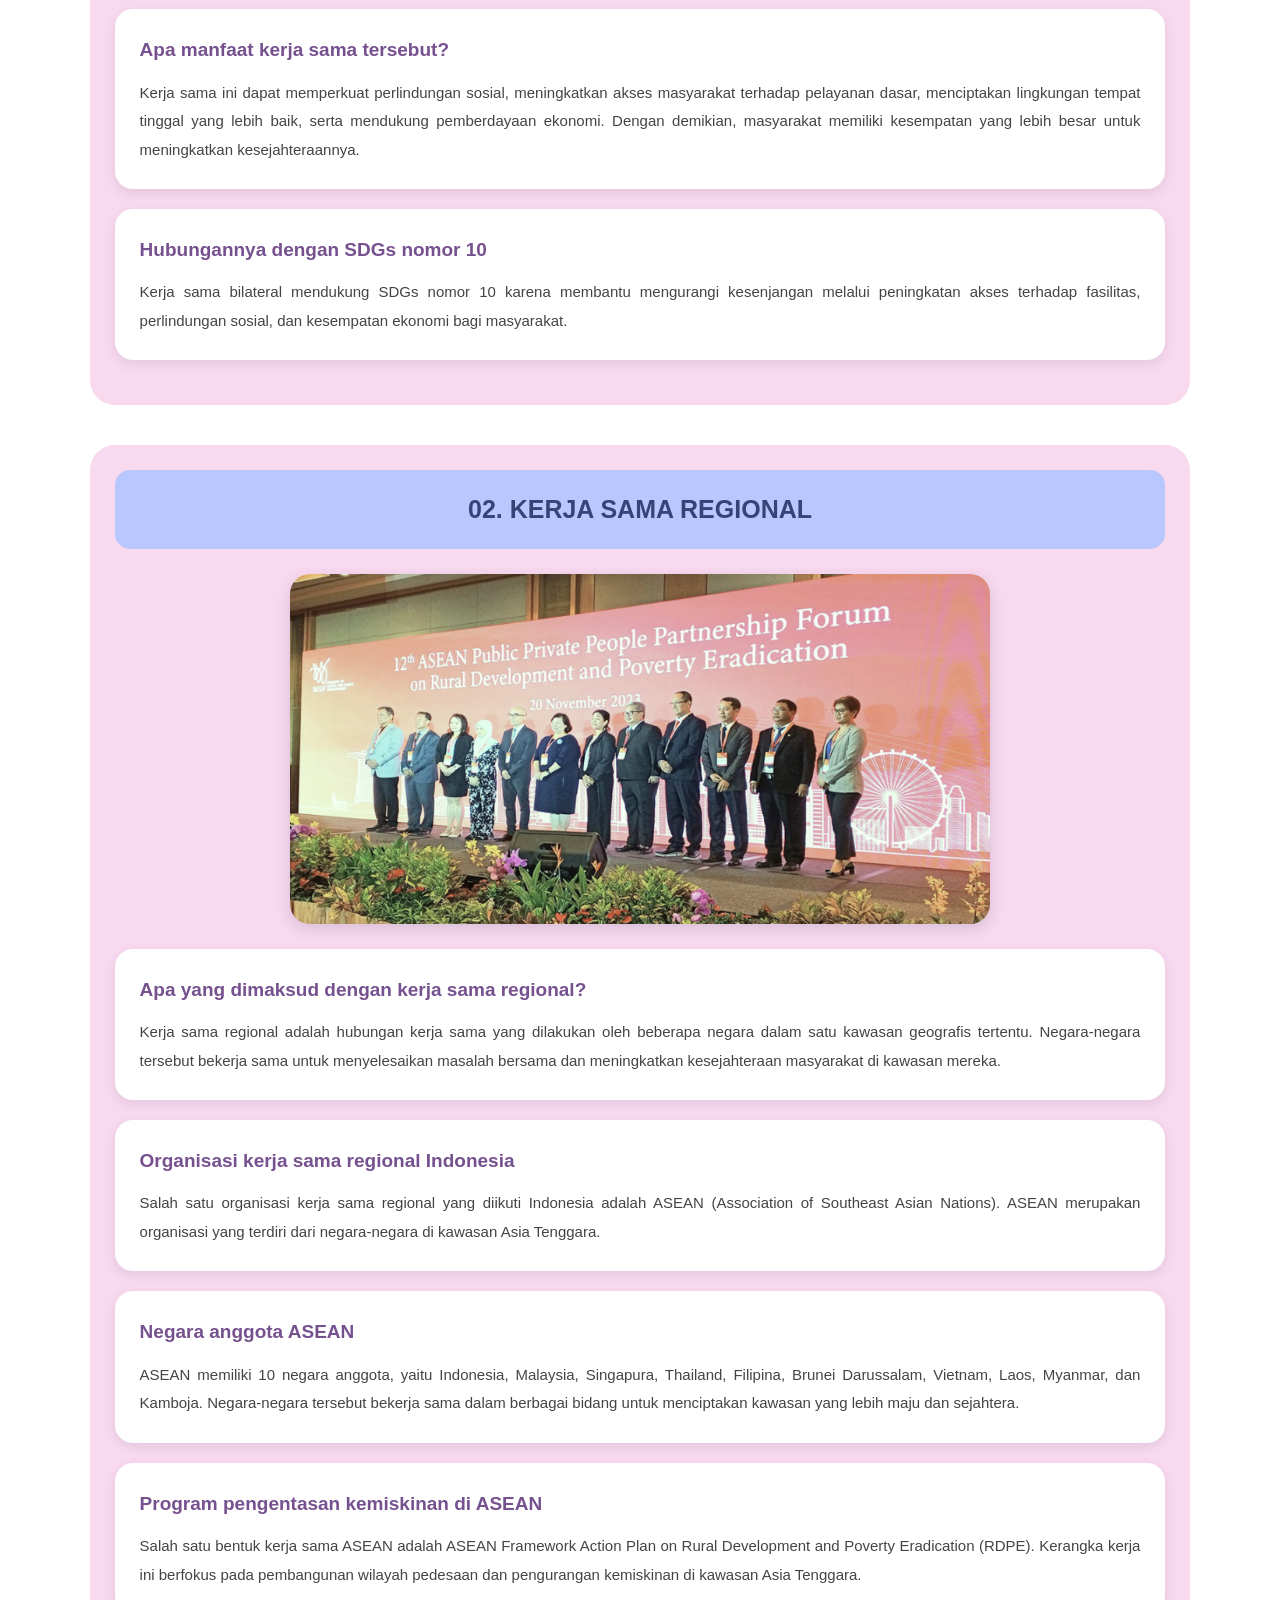
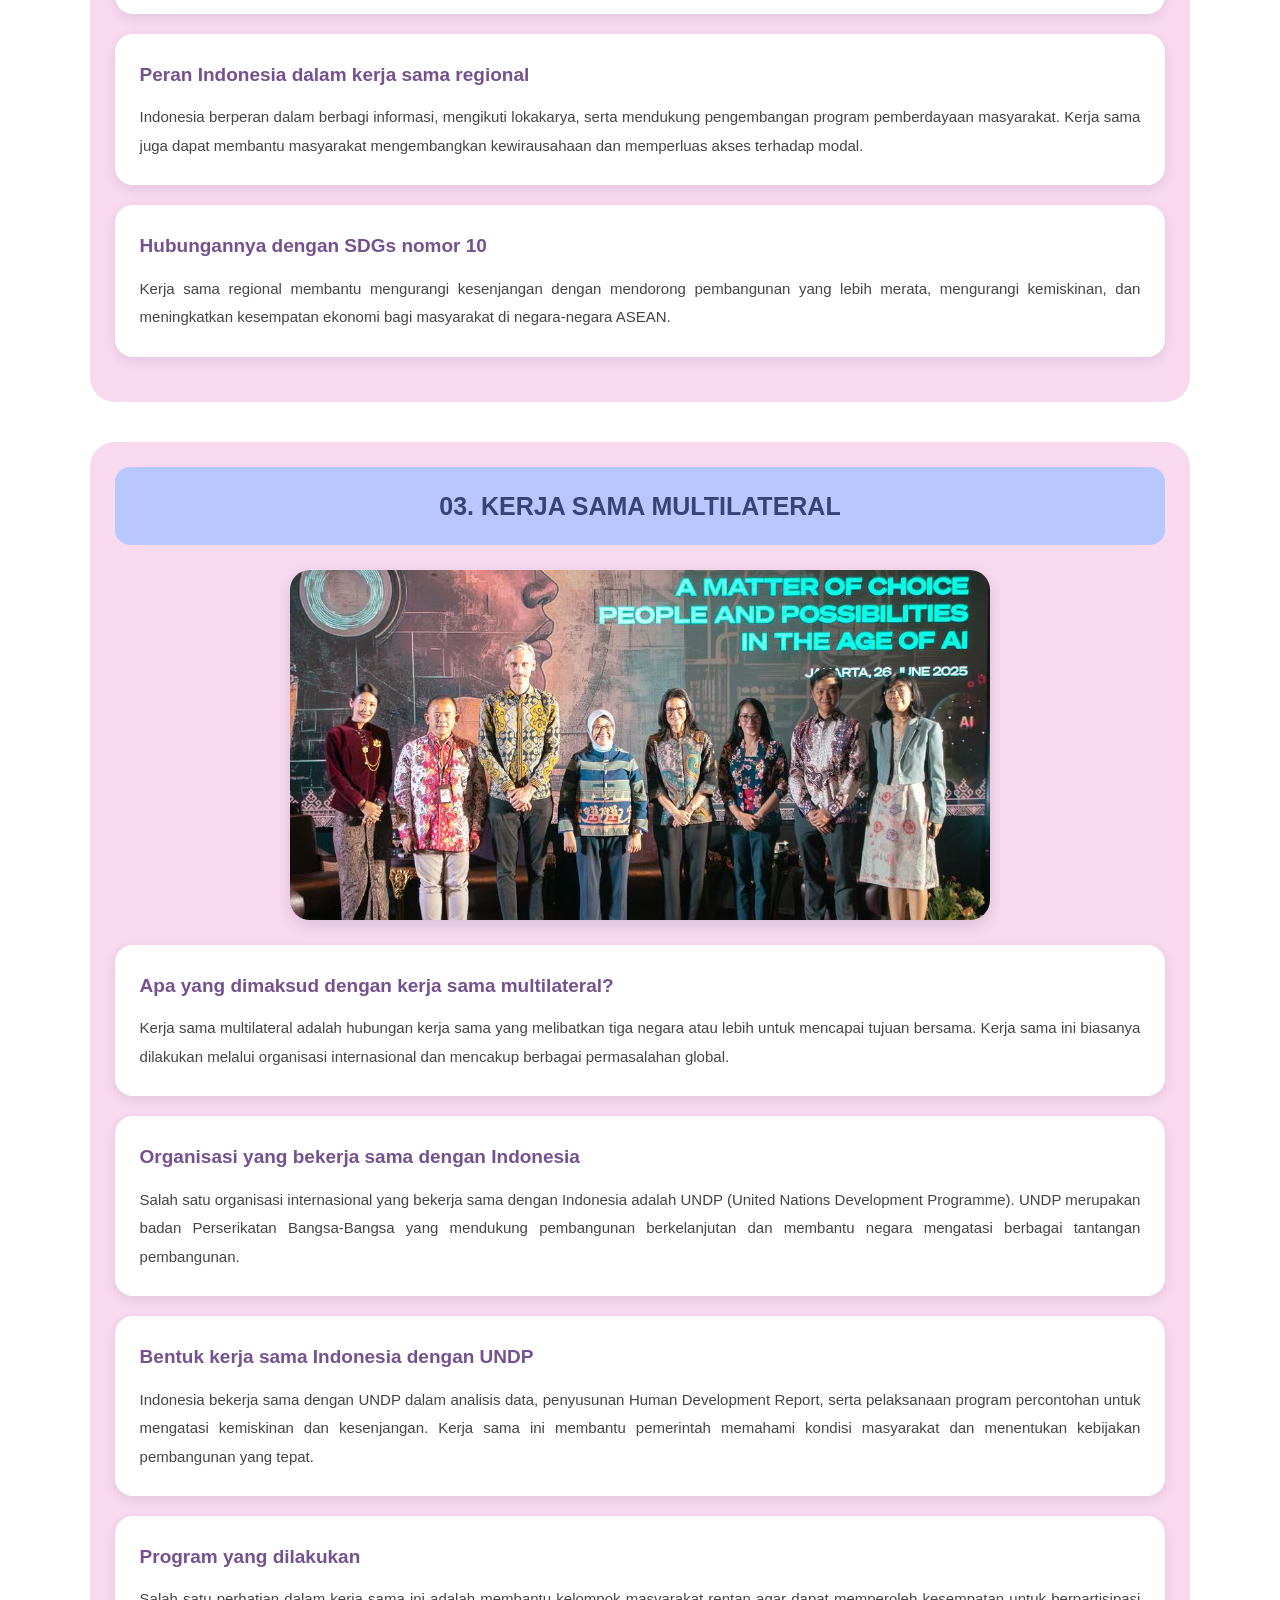
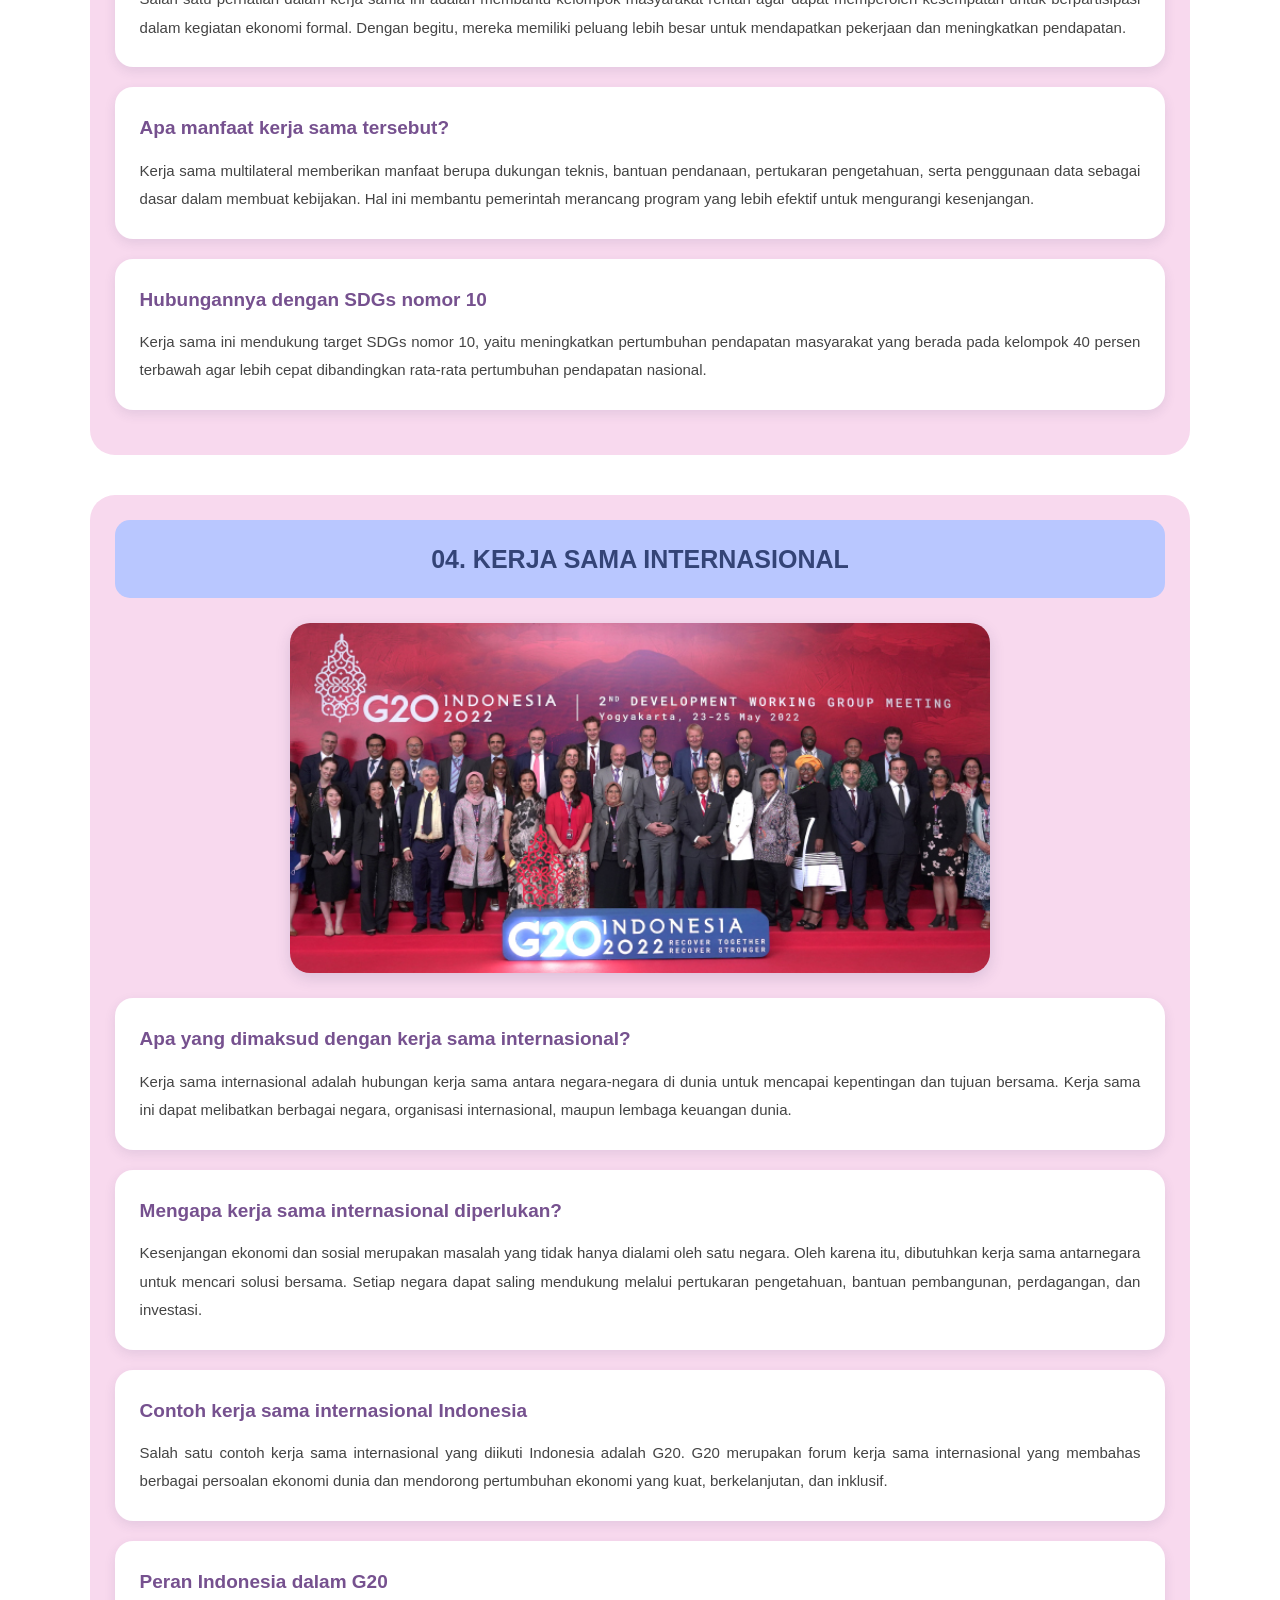
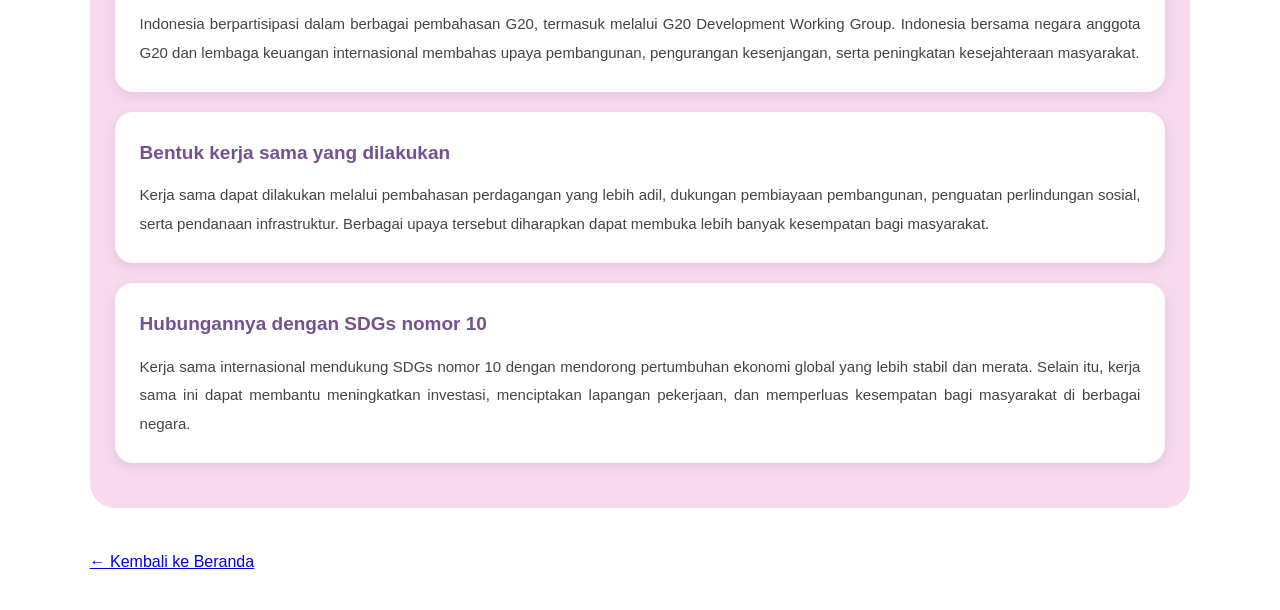
<file: kerjasama.html>
<!DOCTYPE html>
<html lang="id">
<head>
    <meta charset="UTF-8">
    <meta name="viewport" content="width=device-width, initial-scale=1.0">
    <title>Kerja Sama</title>

    <link rel="stylesheet" href="style.css">
    <link rel="stylesheet" href="kerjasama.css">
    
</head>

<body>

    <!-- SUBMENU KERJA SAMA -->
    <div class="subnav">
        <a href="#bilateral">Bilateral</a>
        <a href="#regional">Regional</a>
        <a href="#multilateral">Multilateral</a>
        <a href="#internasional">Internasional</a>
    </div>

    <!-- KONTEN KERJA SAMA -->
    <main class="kerjasama-page">

        <section class="kerjasama-title">
            <h1>KERJA SAMA</h1>
            <p>
                Kerja sama merupakan salah satu cara yang dapat dilakukan
                oleh Indonesia untuk mengurangi kesenjangan dan mencapai
                tujuan pembangunan berkelanjutan, khususnya SDGs nomor 10.
                Melalui kerja sama dengan berbagai negara dan organisasi,
                Indonesia dapat memperoleh dukungan, pengetahuan, serta
                sumber daya untuk menciptakan kehidupan yang lebih adil
                dan sejahtera.
            </p>
        </section>

        <!-- BILATERAL -->
        <section class="kerjasama-section" id="bilateral">
            <h2>01. KERJA SAMA BILATERAL</h2>
            <div class="kerjasama-image">
    <img src="jerman.jpg" alt="Kerja Sama Indonesia dan Jerman">
</div>

            <div class="kerjasama-box">
                <h3>Apa yang dimaksud dengan kerja sama bilateral?</h3>
                <p>
                    Kerja sama bilateral adalah hubungan kerja sama yang
                    dilakukan oleh dua negara untuk mencapai tujuan dan
                    kepentingan bersama. Kerja sama ini dapat dilakukan
                    dalam berbagai bidang, seperti ekonomi, pendidikan,
                    sosial, teknologi, dan pembangunan.
                </p>
            </div>

            <div class="kerjasama-box">
                <h3>Mengapa Indonesia membutuhkan kerja sama bilateral?</h3>
                <p>
                    Indonesia membutuhkan kerja sama bilateral untuk
                    memperoleh dukungan dalam mengatasi berbagai masalah
                    pembangunan, termasuk kesenjangan sosial dan ekonomi.
                    Melalui kerja sama ini, Indonesia dapat bertukar
                    pengetahuan, mendapatkan bantuan teknis, serta
                    mengembangkan program yang membantu masyarakat
                    memperoleh kesempatan yang lebih merata.
                </p>
            </div>

            <div class="kerjasama-box">
                <h3>Contoh kerja sama Indonesia dengan Jerman</h3>
                <p>
                    Salah satu contoh kerja sama bilateral Indonesia
                    adalah kerja sama dengan Jerman melalui GIZ
                    (Deutsche Gesellschaft für Internationale
                    Zusammenarbeit). Kerja sama ini mendukung berbagai
                    program pembangunan yang berkelanjutan di Indonesia.
                </p>
            </div>

            <div class="kerjasama-box">
                <h3>Program yang dilakukan</h3>
                <p>
                    Salah satu bidang kerja samanya adalah Social
                    Protection Initiative serta perencanaan kawasan
                    permukiman perkotaan yang inklusif dan berkelanjutan.
                    Program-program tersebut bertujuan membantu
                    meningkatkan perlindungan sosial dan kualitas
                    lingkungan tempat tinggal masyarakat.
                </p>
            </div>

            <div class="kerjasama-box">
                <h3>Apa manfaat kerja sama tersebut?</h3>
                <p>
                    Kerja sama ini dapat memperkuat perlindungan sosial,
                    meningkatkan akses masyarakat terhadap pelayanan
                    dasar, menciptakan lingkungan tempat tinggal yang
                    lebih baik, serta mendukung pemberdayaan ekonomi.
                    Dengan demikian, masyarakat memiliki kesempatan
                    yang lebih besar untuk meningkatkan kesejahteraannya.
                </p>
            </div>

            <div class="kerjasama-box">
                <h3>Hubungannya dengan SDGs nomor 10</h3>
                <p>
                    Kerja sama bilateral mendukung SDGs nomor 10 karena
                    membantu mengurangi kesenjangan melalui peningkatan
                    akses terhadap fasilitas, perlindungan sosial, dan
                    kesempatan ekonomi bagi masyarakat.
                </p>
            </div>
        </section>

        <!-- REGIONAL -->
        <section class="kerjasama-section" id="regional">
            <h2>02. KERJA SAMA REGIONAL</h2>
            <div class="kerjasama-image">
    <img src="asean.jpg" alt="Kerja Sama Regional">
</div>

            <div class="kerjasama-box">
                <h3>Apa yang dimaksud dengan kerja sama regional?</h3>
                <p>
                    Kerja sama regional adalah hubungan kerja sama yang
                    dilakukan oleh beberapa negara dalam satu kawasan
                    geografis tertentu. Negara-negara tersebut bekerja
                    sama untuk menyelesaikan masalah bersama dan
                    meningkatkan kesejahteraan masyarakat di kawasan
                    mereka.
                </p>
            </div>

            <div class="kerjasama-box">
                <h3>Organisasi kerja sama regional Indonesia</h3>
                <p>
                    Salah satu organisasi kerja sama regional yang
                    diikuti Indonesia adalah ASEAN (Association of
                    Southeast Asian Nations). ASEAN merupakan organisasi
                    yang terdiri dari negara-negara di kawasan Asia
                    Tenggara.
                </p>
            </div>

            <div class="kerjasama-box">
                <h3>Negara anggota ASEAN</h3>
                <p>
                    ASEAN memiliki 10 negara anggota, yaitu Indonesia,
                    Malaysia, Singapura, Thailand, Filipina, Brunei
                    Darussalam, Vietnam, Laos, Myanmar, dan Kamboja.
                    Negara-negara tersebut bekerja sama dalam berbagai
                    bidang untuk menciptakan kawasan yang lebih maju
                    dan sejahtera.
                </p>
            </div>

            <div class="kerjasama-box">
                <h3>Program pengentasan kemiskinan di ASEAN</h3>
                <p>
                    Salah satu bentuk kerja sama ASEAN adalah ASEAN
                    Framework Action Plan on Rural Development and
                    Poverty Eradication (RDPE). Kerangka kerja ini
                    berfokus pada pembangunan wilayah pedesaan dan
                    pengurangan kemiskinan di kawasan Asia Tenggara.
                </p>
            </div>

            <div class="kerjasama-box">
                <h3>Peran Indonesia dalam kerja sama regional</h3>
                <p>
                    Indonesia berperan dalam berbagi informasi,
                    mengikuti lokakarya, serta mendukung pengembangan
                    program pemberdayaan masyarakat. Kerja sama juga
                    dapat membantu masyarakat mengembangkan
                    kewirausahaan dan memperluas akses terhadap modal.
                </p>
            </div>

            <div class="kerjasama-box">
                <h3>Hubungannya dengan SDGs nomor 10</h3>
                <p>
                    Kerja sama regional membantu mengurangi kesenjangan
                    dengan mendorong pembangunan yang lebih merata,
                    mengurangi kemiskinan, dan meningkatkan kesempatan
                    ekonomi bagi masyarakat di negara-negara ASEAN.
                </p>
            </div>
        </section>

        <!-- MULTILATERAL -->
        <section class="kerjasama-section" id="multilateral">
            <h2>03. KERJA SAMA MULTILATERAL</h2>
            <div class="kerjasama-image">
    <img src="public.jpg" alt="Kerja Sama Multilateral">
</div>

            <div class="kerjasama-box">
                <h3>Apa yang dimaksud dengan kerja sama multilateral?</h3>
                <p>
                    Kerja sama multilateral adalah hubungan kerja sama
                    yang melibatkan tiga negara atau lebih untuk
                    mencapai tujuan bersama. Kerja sama ini biasanya
                    dilakukan melalui organisasi internasional dan
                    mencakup berbagai permasalahan global.
                </p>
            </div>

            <div class="kerjasama-box">
                <h3>Organisasi yang bekerja sama dengan Indonesia</h3>
                <p>
                    Salah satu organisasi internasional yang bekerja
                    sama dengan Indonesia adalah UNDP (United Nations
                    Development Programme). UNDP merupakan badan
                    Perserikatan Bangsa-Bangsa yang mendukung
                    pembangunan berkelanjutan dan membantu negara
                    mengatasi berbagai tantangan pembangunan.
                </p>
            </div>

            <div class="kerjasama-box">
                <h3>Bentuk kerja sama Indonesia dengan UNDP</h3>
                <p>
                    Indonesia bekerja sama dengan UNDP dalam analisis
                    data, penyusunan Human Development Report, serta
                    pelaksanaan program percontohan untuk mengatasi
                    kemiskinan dan kesenjangan. Kerja sama ini membantu
                    pemerintah memahami kondisi masyarakat dan
                    menentukan kebijakan pembangunan yang tepat.
                </p>
            </div>

            <div class="kerjasama-box">
                <h3>Program yang dilakukan</h3>
                <p>
                    Salah satu perhatian dalam kerja sama ini adalah
                    membantu kelompok masyarakat rentan agar dapat
                    memperoleh kesempatan untuk berpartisipasi dalam
                    kegiatan ekonomi formal. Dengan begitu, mereka
                    memiliki peluang lebih besar untuk mendapatkan
                    pekerjaan dan meningkatkan pendapatan.
                </p>
            </div>

            <div class="kerjasama-box">
                <h3>Apa manfaat kerja sama tersebut?</h3>
                <p>
                    Kerja sama multilateral memberikan manfaat berupa
                    dukungan teknis, bantuan pendanaan, pertukaran
                    pengetahuan, serta penggunaan data sebagai dasar
                    dalam membuat kebijakan. Hal ini membantu
                    pemerintah merancang program yang lebih efektif
                    untuk mengurangi kesenjangan.
                </p>
            </div>

            <div class="kerjasama-box">
                <h3>Hubungannya dengan SDGs nomor 10</h3>
                <p>
                    Kerja sama ini mendukung target SDGs nomor 10,
                    yaitu meningkatkan pertumbuhan pendapatan masyarakat
                    yang berada pada kelompok 40 persen terbawah agar
                    lebih cepat dibandingkan rata-rata pertumbuhan
                    pendapatan nasional.
                </p>
            </div>
        </section>

        <!-- INTERNASIONAL -->
        <section class="kerjasama-section" id="internasional">
            <h2>04. KERJA SAMA INTERNASIONAL</h2>
            <div class="kerjasama-image">
    <img src="g20.jpg" alt="Kerja Sama Internasional">
</div>

            <div class="kerjasama-box">
                <h3>Apa yang dimaksud dengan kerja sama internasional?</h3>
                <p>
                    Kerja sama internasional adalah hubungan kerja sama
                    antara negara-negara di dunia untuk mencapai
                    kepentingan dan tujuan bersama. Kerja sama ini
                    dapat melibatkan berbagai negara, organisasi
                    internasional, maupun lembaga keuangan dunia.
                </p>
            </div>

            <div class="kerjasama-box">
                <h3>Mengapa kerja sama internasional diperlukan?</h3>
                <p>
                    Kesenjangan ekonomi dan sosial merupakan masalah
                    yang tidak hanya dialami oleh satu negara.
                    Oleh karena itu, dibutuhkan kerja sama antarnegara
                    untuk mencari solusi bersama. Setiap negara dapat
                    saling mendukung melalui pertukaran pengetahuan,
                    bantuan pembangunan, perdagangan, dan investasi.
                </p>
            </div>

            <div class="kerjasama-box">
                <h3>Contoh kerja sama internasional Indonesia</h3>
                <p>
                    Salah satu contoh kerja sama internasional yang
                    diikuti Indonesia adalah G20. G20 merupakan forum
                    kerja sama internasional yang membahas berbagai
                    persoalan ekonomi dunia dan mendorong pertumbuhan
                    ekonomi yang kuat, berkelanjutan, dan inklusif.
                </p>
            </div>

            <div class="kerjasama-box">
                <h3>Peran Indonesia dalam G20</h3>
                <p>
                    Indonesia berpartisipasi dalam berbagai pembahasan
                    G20, termasuk melalui G20 Development Working Group.
                    Indonesia bersama negara anggota G20 dan lembaga
                    keuangan internasional membahas upaya pembangunan,
                    pengurangan kesenjangan, serta peningkatan
                    kesejahteraan masyarakat.
                </p>
            </div>

            <div class="kerjasama-box">
                <h3>Bentuk kerja sama yang dilakukan</h3>
                <p>
                    Kerja sama dapat dilakukan melalui pembahasan
                    perdagangan yang lebih adil, dukungan pembiayaan
                    pembangunan, penguatan perlindungan sosial, serta
                    pendanaan infrastruktur. Berbagai upaya tersebut
                    diharapkan dapat membuka lebih banyak kesempatan
                    bagi masyarakat.
                </p>
            </div>

            <div class="kerjasama-box">
                <h3>Hubungannya dengan SDGs nomor 10</h3>
                <p>
                    Kerja sama internasional mendukung SDGs nomor 10
                    dengan mendorong pertumbuhan ekonomi global yang
                    lebih stabil dan merata. Selain itu, kerja sama
                    ini dapat membantu meningkatkan investasi,
                    menciptakan lapangan pekerjaan, dan memperluas
                    kesempatan bagi masyarakat di berbagai negara.
                </p>
            </div>
        </section>

        <a href="index.html" class="kerjasama-backbtn">
            ← Kembali ke Beranda
        </a>

    </main>

</body>
</html>
</file>
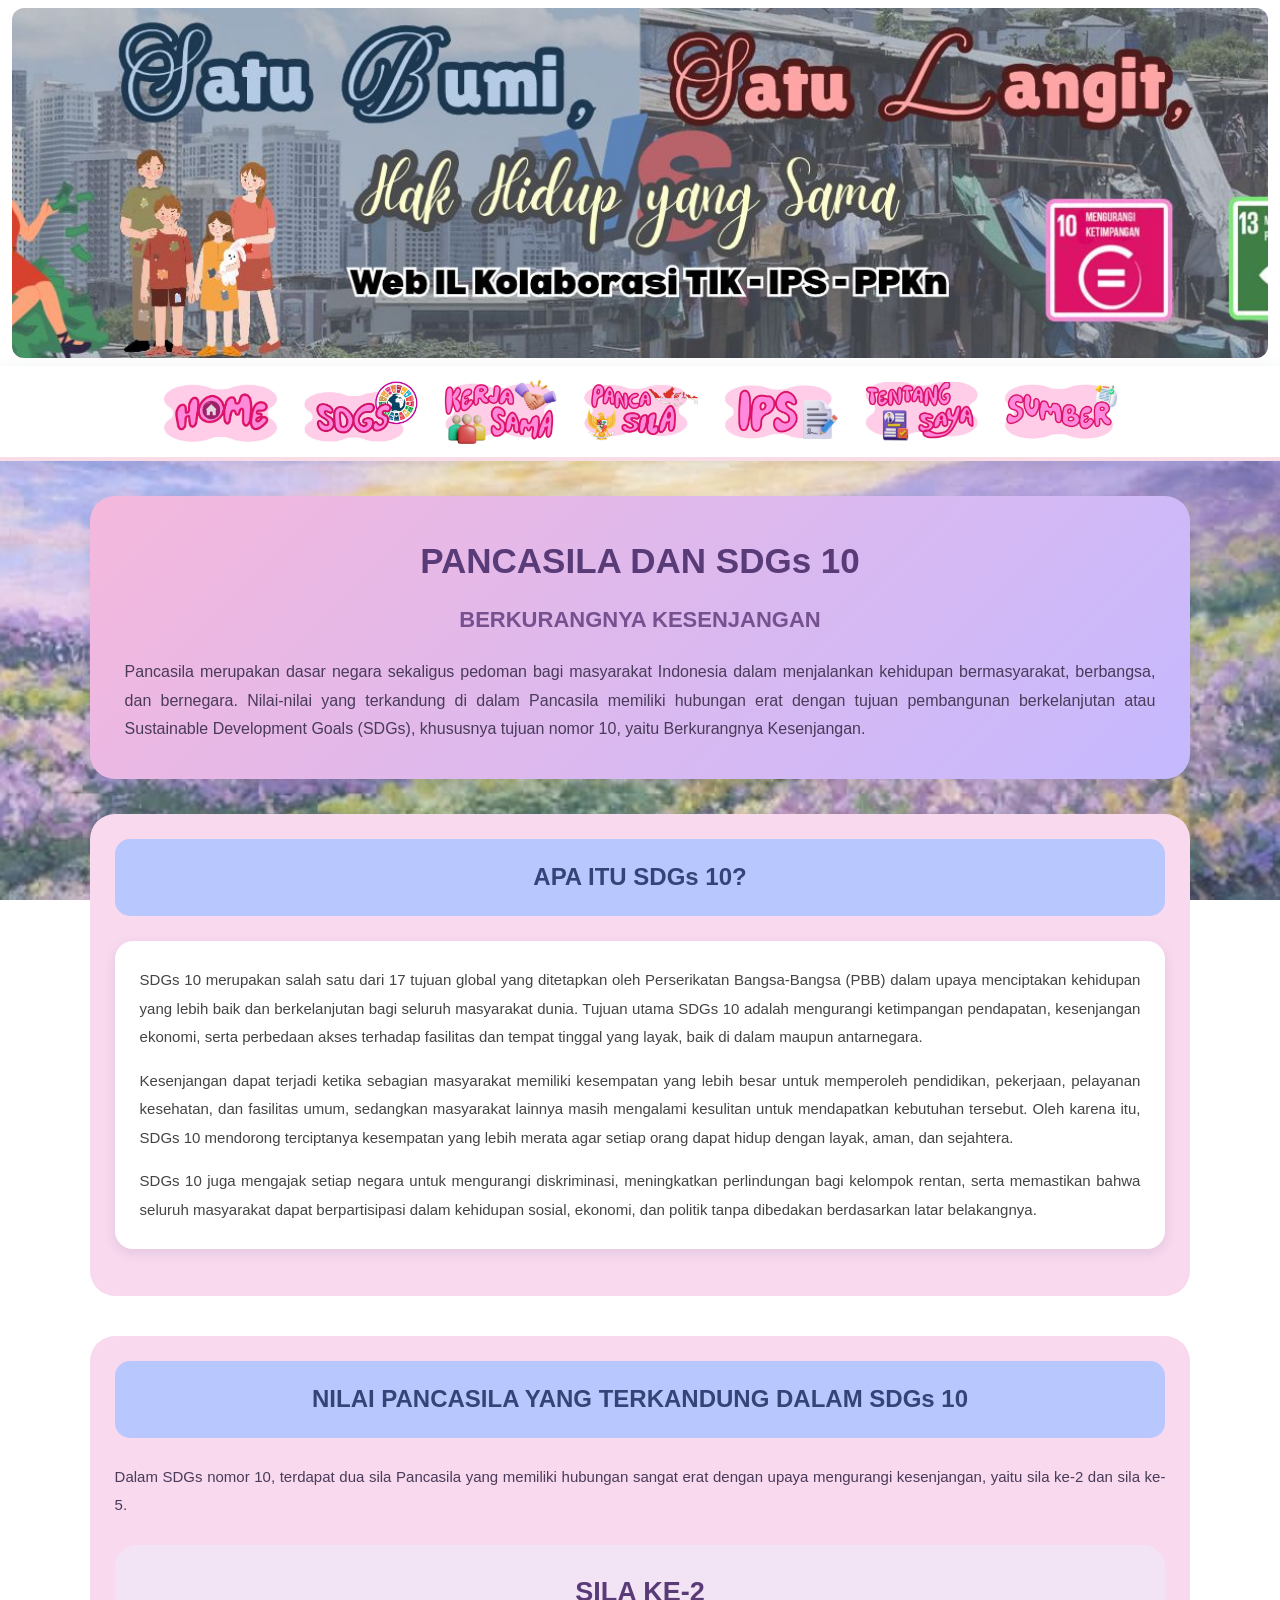
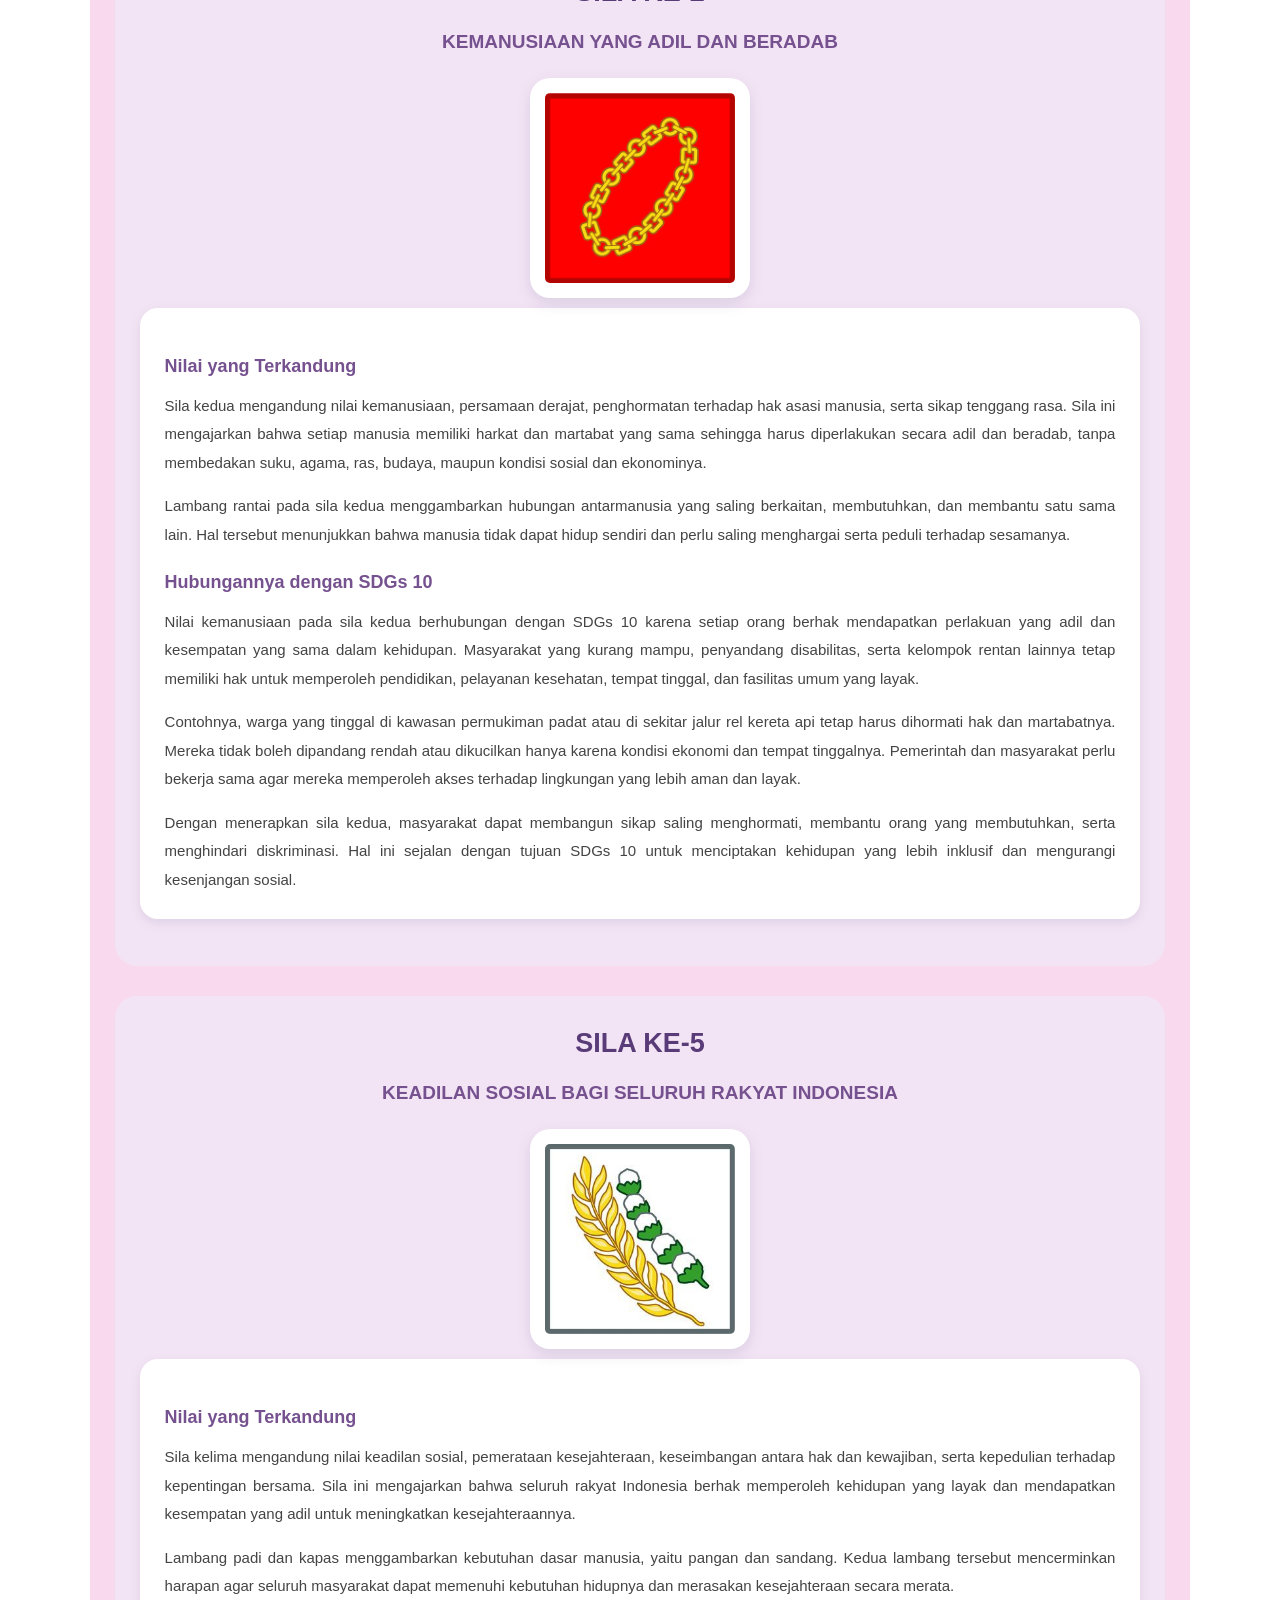
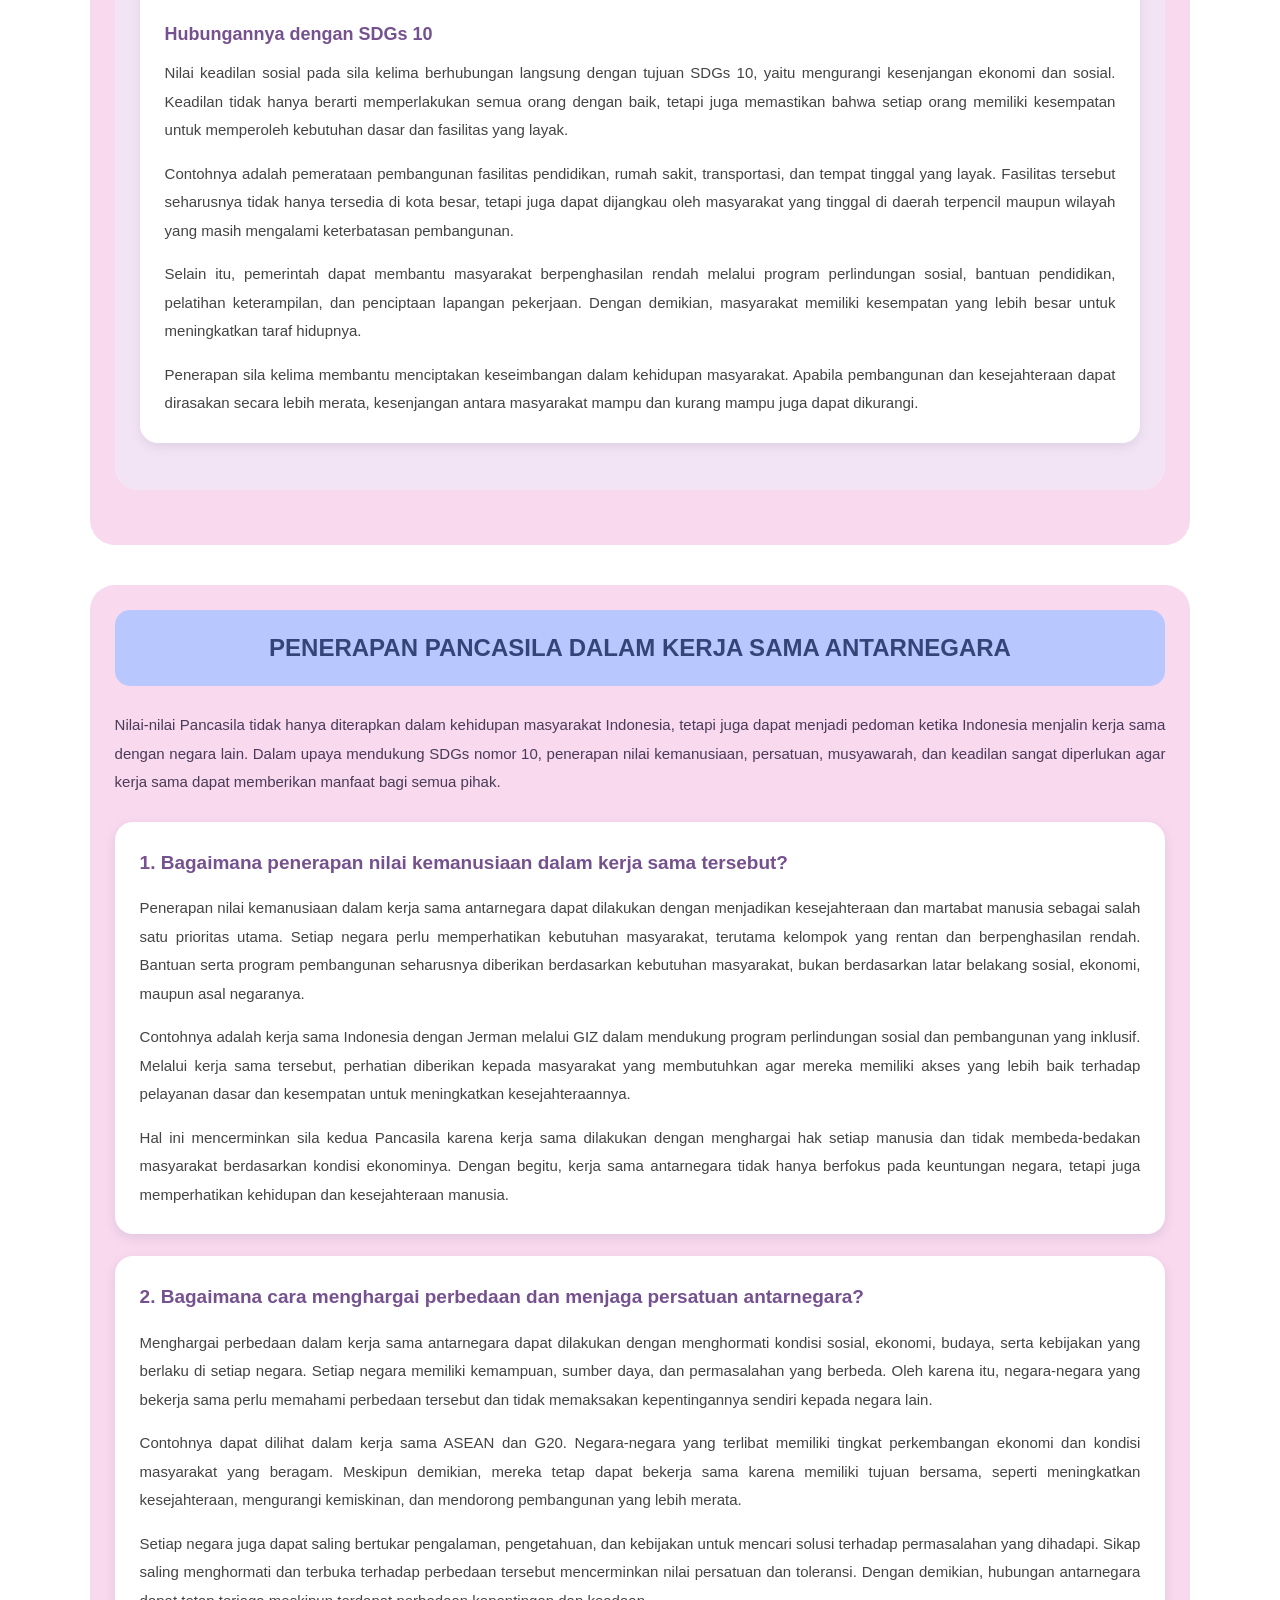
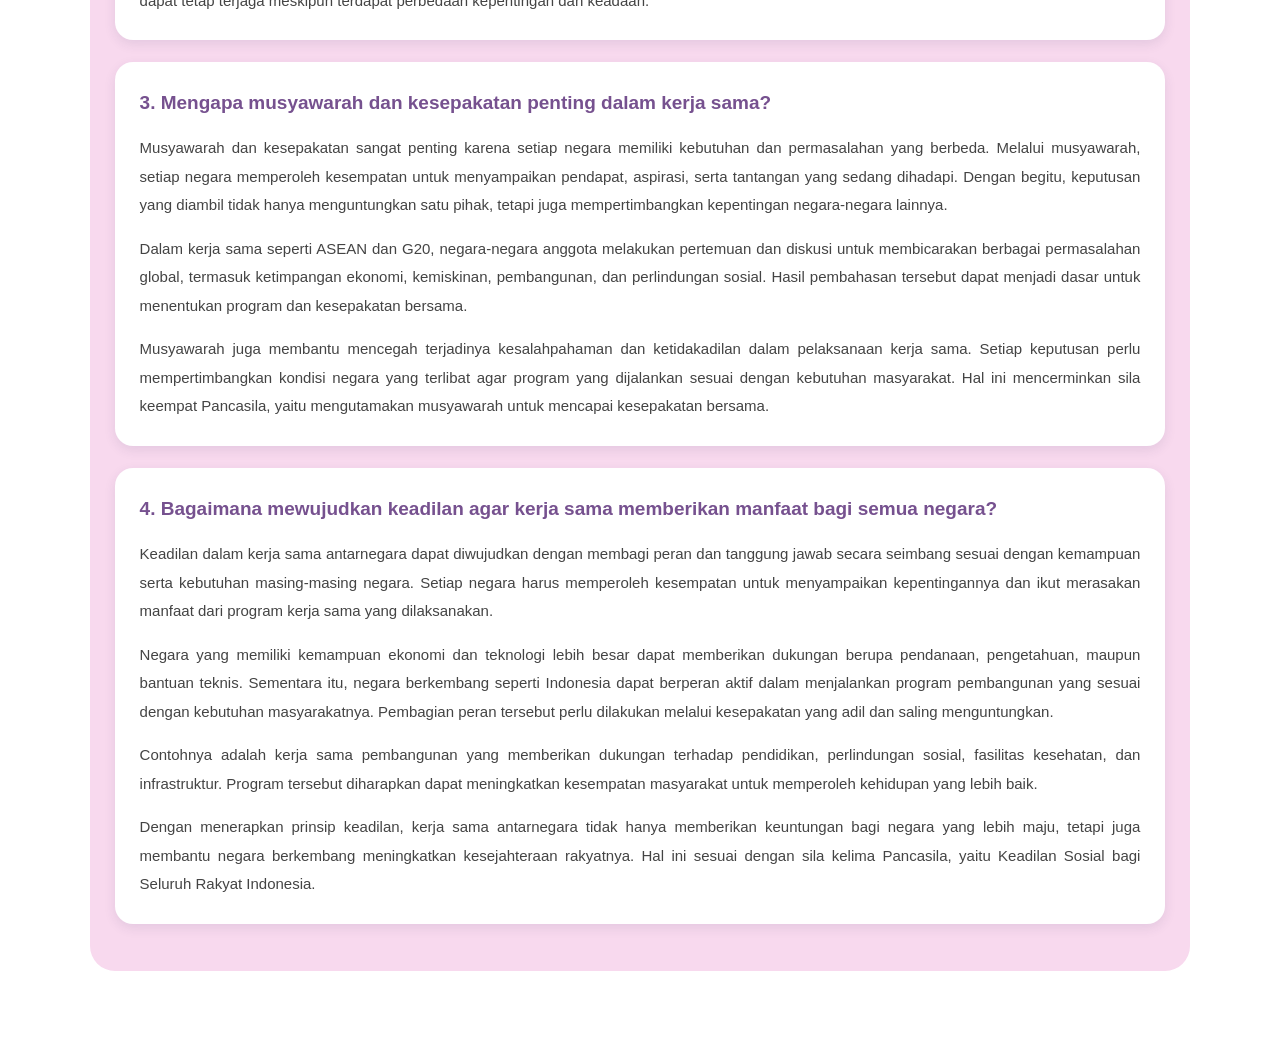
<file: pancasila.html>
<!DOCTYPE html>
<html lang="id">

<head>
    <meta charset="UTF-8">
    <meta name="viewport" content="width=device-width, initial-scale=1.0">

    <title>Pancasila dan SDGs 10</title>

    <link rel="stylesheet" href="style.css">
    <link rel="stylesheet" href="pancasila.css">
    
</head>

<body>
     <!-- ================= HEADER ================= -->

    <header class="header">
        <img src="header.jpg" alt="Header Website SDGs">
    </header>


    <!-- ================= NAVBAR ================= -->

    <nav class="navbar">

        <ul class="nav-menu">

            <!-- BERANDA -->
            <li class="nav-item">
                <a href="index.html" class="menu-link">
                    <img src= "home.jpg" alt="Beranda">
                </a>
            </li>


           
<!-- SDGs -->
<li class="nav-item dropdown">

    <a href="#" class="menu-link">
        <img src="sdgs.jpg" alt="SDGs">
    </a>

    <div class="dropdown-menu sdgs-menu">

        <a href="sdgs.html#tujuan" class="submenu-link">
            <img src="tujuan.jpg" alt="Tujuan">
        </a>

        <a href="sdgs.html#kondisi" class="submenu-link">
            <img src="kondisi.jpg" alt="Kondisi Terkini">
        </a>

        <a href="sdgs.html#solusi" class="submenu-link">
            <img src="solusi.jpg" alt="Solusi">
        </a>

    </div>

</li>



            <!-- KERJA SAMA -->
            <li class="nav-item dropdown">

    <a href="#" class="menu-link">
        <img src="kerjasama.jpg" alt="SDGs">
    </a>

    <div class="dropdown-menu sdgs-menu">

        <a href="kerjasama.html#bilateral" class="submenu-link">
    <img src="bilateral.jpg" alt="Bilateral">
</a>

<a href="kerjasama.html#regional" class="submenu-link">
    <img src="regional.jpg" alt="Regional">
</a>

<a href="kerjasama.html#multilateral" class="submenu-link">
    <img src="multilateral.jpg" alt="Multilateral">
</a>

<a href="kerjasama.html#internasional" class="submenu-link">
    <img src="internasional.jpg" alt="Internasional">
</a>

    </div>

</li>


            <!-- PANCASILA -->
            <li class="nav-item">
                <a href="pancasila.html" class="menu-link">
                    <img src="pancasila.jpg" alt="Pancasila">
                </a>
            </li>


            <!-- IPS -->
            <li class="nav-item dropdown">
                <a href="ips.html" class="menu-link">
                    <img src="ips.jpg" alt="IPS">
                </a>

                <div class="dropdown-menu">

                    <a href="ips.html#poster" class="submenu-link">
                        <img src="poster.jpg" alt="Poster">
                    </a>

                    <a href="ips.html#pembangunan-konvensional" class="submenu-link">
                        <img src="pembangunan.jpg" alt="Pembangunan Konvensional">
                    </a>

                </div>
            </li>


            <!-- TENTANG SAYA -->
            <li class="nav-item">
                <a href="tentangsaya.html" class="menu-link">
                    <img src="tentang.jpg" alt="Tentang Saya">
                </a>
            </li>


            <!-- SUMBER -->
            <li class="nav-item">
                <a href="sumber.html" class="menu-link">
                    <img src="sumber.jpg" alt="Sumber">
                </a>
            </li>

        </ul>

    </nav>

    <main class="pancasila-page">

        <!-- JUDUL UTAMA -->

        <section class="pancasila-title">

            <h1>PANCASILA DAN SDGs 10</h1>

            <h2>BERKURANGNYA KESENJANGAN</h2>

            <p>
                Pancasila merupakan dasar negara sekaligus pedoman bagi
                masyarakat Indonesia dalam menjalankan kehidupan
                bermasyarakat, berbangsa, dan bernegara. Nilai-nilai
                yang terkandung di dalam Pancasila memiliki hubungan
                erat dengan tujuan pembangunan berkelanjutan atau
                Sustainable Development Goals (SDGs), khususnya
                tujuan nomor 10, yaitu Berkurangnya Kesenjangan.
            </p>

        </section>


        <!-- PENGERTIAN SDGS 10 -->

        <section class="pancasila-section">

            <h2>APA ITU SDGs 10?</h2>

            <div class="pancasila-box">

                <p>
                    SDGs 10 merupakan salah satu dari 17 tujuan global
                    yang ditetapkan oleh Perserikatan Bangsa-Bangsa (PBB)
                    dalam upaya menciptakan kehidupan yang lebih baik
                    dan berkelanjutan bagi seluruh masyarakat dunia.
                    Tujuan utama SDGs 10 adalah mengurangi ketimpangan
                    pendapatan, kesenjangan ekonomi, serta perbedaan
                    akses terhadap fasilitas dan tempat tinggal yang
                    layak, baik di dalam maupun antarnegara.
                </p>

                <p>
                    Kesenjangan dapat terjadi ketika sebagian masyarakat
                    memiliki kesempatan yang lebih besar untuk memperoleh
                    pendidikan, pekerjaan, pelayanan kesehatan, dan
                    fasilitas umum, sedangkan masyarakat lainnya masih
                    mengalami kesulitan untuk mendapatkan kebutuhan
                    tersebut. Oleh karena itu, SDGs 10 mendorong
                    terciptanya kesempatan yang lebih merata agar setiap
                    orang dapat hidup dengan layak, aman, dan sejahtera.
                </p>

                <p>
                    SDGs 10 juga mengajak setiap negara untuk mengurangi
                    diskriminasi, meningkatkan perlindungan bagi kelompok
                    rentan, serta memastikan bahwa seluruh masyarakat
                    dapat berpartisipasi dalam kehidupan sosial,
                    ekonomi, dan politik tanpa dibedakan berdasarkan
                    latar belakangnya.
                </p>

            </div>

        </section>


        <!-- NILAI PANCASILA -->

        <section class="pancasila-section">

            <h2>NILAI PANCASILA YANG TERKANDUNG DALAM SDGs 10</h2>

            <p class="section-intro">
                Dalam SDGs nomor 10, terdapat dua sila Pancasila yang
                memiliki hubungan sangat erat dengan upaya mengurangi
                kesenjangan, yaitu sila ke-2 dan sila ke-5.
            </p>


            <!-- SILA 2 -->

            <div class="sila-card" id="sila2">

                <h3>SILA KE-2</h3>

                <h4>KEMANUSIAAN YANG ADIL DAN BERADAB</h4>

                <div class="sila-image">
                    <img src="sila2.jpg"
                         alt="Lambang rantai Sila Kedua Pancasila">
                </div>


                <div class="pancasila-box">

                    <h4>Nilai yang Terkandung</h4>

                    <p>
                        Sila kedua mengandung nilai kemanusiaan,
                        persamaan derajat, penghormatan terhadap hak
                        asasi manusia, serta sikap tenggang rasa.
                        Sila ini mengajarkan bahwa setiap manusia
                        memiliki harkat dan martabat yang sama sehingga
                        harus diperlakukan secara adil dan beradab,
                        tanpa membedakan suku, agama, ras, budaya,
                        maupun kondisi sosial dan ekonominya.
                    </p>

                    <p>
                        Lambang rantai pada sila kedua menggambarkan
                        hubungan antarmanusia yang saling berkaitan,
                        membutuhkan, dan membantu satu sama lain.
                        Hal tersebut menunjukkan bahwa manusia tidak
                        dapat hidup sendiri dan perlu saling menghargai
                        serta peduli terhadap sesamanya.
                    </p>

                    <h4>Hubungannya dengan SDGs 10</h4>

                    <p>
                        Nilai kemanusiaan pada sila kedua berhubungan
                        dengan SDGs 10 karena setiap orang berhak
                        mendapatkan perlakuan yang adil dan kesempatan
                        yang sama dalam kehidupan. Masyarakat yang
                        kurang mampu, penyandang disabilitas, serta
                        kelompok rentan lainnya tetap memiliki hak
                        untuk memperoleh pendidikan, pelayanan
                        kesehatan, tempat tinggal, dan fasilitas
                        umum yang layak.
                    </p>

                    <p>
                        Contohnya, warga yang tinggal di kawasan
                        permukiman padat atau di sekitar jalur rel
                        kereta api tetap harus dihormati hak dan
                        martabatnya. Mereka tidak boleh dipandang
                        rendah atau dikucilkan hanya karena kondisi
                        ekonomi dan tempat tinggalnya. Pemerintah
                        dan masyarakat perlu bekerja sama agar
                        mereka memperoleh akses terhadap lingkungan
                        yang lebih aman dan layak.
                    </p>

                    <p>
                        Dengan menerapkan sila kedua, masyarakat
                        dapat membangun sikap saling menghormati,
                        membantu orang yang membutuhkan, serta
                        menghindari diskriminasi. Hal ini sejalan
                        dengan tujuan SDGs 10 untuk menciptakan
                        kehidupan yang lebih inklusif dan mengurangi
                        kesenjangan sosial.
                    </p>

                </div>

            </div>


            <!-- SILA 5 -->

            <div class="sila-card" id="sila5">

                <h3>SILA KE-5</h3>

                <h4>KEADILAN SOSIAL BAGI SELURUH RAKYAT INDONESIA</h4>

                <div class="sila-image">
                    <img src="sila5.jpg"
                         alt="Lambang padi dan kapas Sila Kelima Pancasila">
                </div>


                <div class="pancasila-box">

                    <h4>Nilai yang Terkandung</h4>

                    <p>
                        Sila kelima mengandung nilai keadilan sosial,
                        pemerataan kesejahteraan, keseimbangan antara
                        hak dan kewajiban, serta kepedulian terhadap
                        kepentingan bersama. Sila ini mengajarkan
                        bahwa seluruh rakyat Indonesia berhak
                        memperoleh kehidupan yang layak dan
                        mendapatkan kesempatan yang adil untuk
                        meningkatkan kesejahteraannya.
                    </p>

                    <p>
                        Lambang padi dan kapas menggambarkan kebutuhan
                        dasar manusia, yaitu pangan dan sandang.
                        Kedua lambang tersebut mencerminkan harapan
                        agar seluruh masyarakat dapat memenuhi
                        kebutuhan hidupnya dan merasakan kesejahteraan
                        secara merata.
                    </p>

                    <h4>Hubungannya dengan SDGs 10</h4>

                    <p>
                        Nilai keadilan sosial pada sila kelima
                        berhubungan langsung dengan tujuan SDGs 10,
                        yaitu mengurangi kesenjangan ekonomi dan
                        sosial. Keadilan tidak hanya berarti
                        memperlakukan semua orang dengan baik,
                        tetapi juga memastikan bahwa setiap orang
                        memiliki kesempatan untuk memperoleh
                        kebutuhan dasar dan fasilitas yang layak.
                    </p>

                    <p>
                        Contohnya adalah pemerataan pembangunan
                        fasilitas pendidikan, rumah sakit, transportasi,
                        dan tempat tinggal yang layak. Fasilitas tersebut
                        seharusnya tidak hanya tersedia di kota besar,
                        tetapi juga dapat dijangkau oleh masyarakat
                        yang tinggal di daerah terpencil maupun
                        wilayah yang masih mengalami keterbatasan
                        pembangunan.
                    </p>

                    <p>
                        Selain itu, pemerintah dapat membantu
                        masyarakat berpenghasilan rendah melalui
                        program perlindungan sosial, bantuan pendidikan,
                        pelatihan keterampilan, dan penciptaan lapangan
                        pekerjaan. Dengan demikian, masyarakat
                        memiliki kesempatan yang lebih besar untuk
                        meningkatkan taraf hidupnya.
                    </p>

                    <p>
                        Penerapan sila kelima membantu menciptakan
                        keseimbangan dalam kehidupan masyarakat.
                        Apabila pembangunan dan kesejahteraan dapat
                        dirasakan secara lebih merata, kesenjangan
                        antara masyarakat mampu dan kurang mampu
                        juga dapat dikurangi.
                    </p>

                </div>

            </div>

        </section>


        <!-- PENERAPAN DALAM KERJA SAMA ANTARNEGARA -->

        <section class="pancasila-section">

            <h2>PENERAPAN PANCASILA DALAM KERJA SAMA ANTARNEGARA</h2>

            <p class="section-intro">
                Nilai-nilai Pancasila tidak hanya diterapkan dalam
                kehidupan masyarakat Indonesia, tetapi juga dapat
                menjadi pedoman ketika Indonesia menjalin kerja sama
                dengan negara lain. Dalam upaya mendukung SDGs nomor 10,
                penerapan nilai kemanusiaan, persatuan, musyawarah,
                dan keadilan sangat diperlukan agar kerja sama dapat
                memberikan manfaat bagi semua pihak.
            </p>


            <!-- PERTANYAAN 1 -->

            <div class="pancasila-box">

                <h3>1. Bagaimana penerapan nilai kemanusiaan dalam kerja sama tersebut?</h3>

                <p>
                    Penerapan nilai kemanusiaan dalam kerja sama
                    antarnegara dapat dilakukan dengan menjadikan
                    kesejahteraan dan martabat manusia sebagai salah
                    satu prioritas utama. Setiap negara perlu
                    memperhatikan kebutuhan masyarakat, terutama
                    kelompok yang rentan dan berpenghasilan rendah.
                    Bantuan serta program pembangunan seharusnya
                    diberikan berdasarkan kebutuhan masyarakat,
                    bukan berdasarkan latar belakang sosial,
                    ekonomi, maupun asal negaranya.
                </p>

                <p>
                    Contohnya adalah kerja sama Indonesia dengan
                    Jerman melalui GIZ dalam mendukung program
                    perlindungan sosial dan pembangunan yang inklusif.
                    Melalui kerja sama tersebut, perhatian diberikan
                    kepada masyarakat yang membutuhkan agar mereka
                    memiliki akses yang lebih baik terhadap pelayanan
                    dasar dan kesempatan untuk meningkatkan
                    kesejahteraannya.
                </p>

                <p>
                    Hal ini mencerminkan sila kedua Pancasila karena
                    kerja sama dilakukan dengan menghargai hak setiap
                    manusia dan tidak membeda-bedakan masyarakat
                    berdasarkan kondisi ekonominya. Dengan begitu,
                    kerja sama antarnegara tidak hanya berfokus pada
                    keuntungan negara, tetapi juga memperhatikan
                    kehidupan dan kesejahteraan manusia.
                </p>

            </div>


            <!-- PERTANYAAN 2 -->

            <div class="pancasila-box">

                <h3>2. Bagaimana cara menghargai perbedaan dan menjaga persatuan antarnegara?</h3>

                <p>
                    Menghargai perbedaan dalam kerja sama antarnegara
                    dapat dilakukan dengan menghormati kondisi sosial,
                    ekonomi, budaya, serta kebijakan yang berlaku di
                    setiap negara. Setiap negara memiliki kemampuan,
                    sumber daya, dan permasalahan yang berbeda.
                    Oleh karena itu, negara-negara yang bekerja sama
                    perlu memahami perbedaan tersebut dan tidak
                    memaksakan kepentingannya sendiri kepada negara lain.
                </p>

                <p>
                    Contohnya dapat dilihat dalam kerja sama ASEAN
                    dan G20. Negara-negara yang terlibat memiliki
                    tingkat perkembangan ekonomi dan kondisi
                    masyarakat yang beragam. Meskipun demikian,
                    mereka tetap dapat bekerja sama karena memiliki
                    tujuan bersama, seperti meningkatkan kesejahteraan,
                    mengurangi kemiskinan, dan mendorong pembangunan
                    yang lebih merata.
                </p>

                <p>
                    Setiap negara juga dapat saling bertukar pengalaman,
                    pengetahuan, dan kebijakan untuk mencari solusi
                    terhadap permasalahan yang dihadapi. Sikap saling
                    menghormati dan terbuka terhadap perbedaan tersebut
                    mencerminkan nilai persatuan dan toleransi.
                    Dengan demikian, hubungan antarnegara dapat tetap
                    terjaga meskipun terdapat perbedaan kepentingan
                    dan keadaan.
                </p>

            </div>


            <!-- PERTANYAAN 3 -->

            <div class="pancasila-box">

                <h3>3. Mengapa musyawarah dan kesepakatan penting dalam kerja sama?</h3>

                <p>
                    Musyawarah dan kesepakatan sangat penting karena
                    setiap negara memiliki kebutuhan dan permasalahan
                    yang berbeda. Melalui musyawarah, setiap negara
                    memperoleh kesempatan untuk menyampaikan pendapat,
                    aspirasi, serta tantangan yang sedang dihadapi.
                    Dengan begitu, keputusan yang diambil tidak hanya
                    menguntungkan satu pihak, tetapi juga
                    mempertimbangkan kepentingan negara-negara lainnya.
                </p>

                <p>
                    Dalam kerja sama seperti ASEAN dan G20, negara-negara
                    anggota melakukan pertemuan dan diskusi untuk
                    membicarakan berbagai permasalahan global,
                    termasuk ketimpangan ekonomi, kemiskinan,
                    pembangunan, dan perlindungan sosial. Hasil
                    pembahasan tersebut dapat menjadi dasar untuk
                    menentukan program dan kesepakatan bersama.
                </p>

                <p>
                    Musyawarah juga membantu mencegah terjadinya
                    kesalahpahaman dan ketidakadilan dalam pelaksanaan
                    kerja sama. Setiap keputusan perlu mempertimbangkan
                    kondisi negara yang terlibat agar program yang
                    dijalankan sesuai dengan kebutuhan masyarakat.
                    Hal ini mencerminkan sila keempat Pancasila,
                    yaitu mengutamakan musyawarah untuk mencapai
                    kesepakatan bersama.
                </p>

            </div>


            <!-- PERTANYAAN 4 -->

            <div class="pancasila-box">

                <h3>4. Bagaimana mewujudkan keadilan agar kerja sama memberikan manfaat bagi semua negara?</h3>

                <p>
                    Keadilan dalam kerja sama antarnegara dapat
                    diwujudkan dengan membagi peran dan tanggung
                    jawab secara seimbang sesuai dengan kemampuan
                    serta kebutuhan masing-masing negara.
                    Setiap negara harus memperoleh kesempatan
                    untuk menyampaikan kepentingannya dan ikut
                    merasakan manfaat dari program kerja sama
                    yang dilaksanakan.
                </p>

                <p>
                    Negara yang memiliki kemampuan ekonomi dan
                    teknologi lebih besar dapat memberikan dukungan
                    berupa pendanaan, pengetahuan, maupun bantuan
                    teknis. Sementara itu, negara berkembang seperti
                    Indonesia dapat berperan aktif dalam menjalankan
                    program pembangunan yang sesuai dengan kebutuhan
                    masyarakatnya. Pembagian peran tersebut perlu
                    dilakukan melalui kesepakatan yang adil dan
                    saling menguntungkan.
                </p>

                <p>
                    Contohnya adalah kerja sama pembangunan yang
                    memberikan dukungan terhadap pendidikan,
                    perlindungan sosial, fasilitas kesehatan,
                    dan infrastruktur. Program tersebut diharapkan
                    dapat meningkatkan kesempatan masyarakat
                    untuk memperoleh kehidupan yang lebih baik.
                </p>

                <p>
                    Dengan menerapkan prinsip keadilan, kerja sama
                    antarnegara tidak hanya memberikan keuntungan
                    bagi negara yang lebih maju, tetapi juga
                    membantu negara berkembang meningkatkan
                    kesejahteraan rakyatnya. Hal ini sesuai
                    dengan sila kelima Pancasila, yaitu
                    Keadilan Sosial bagi Seluruh Rakyat Indonesia.
                </p>

            </div>

        </section>


    

    </main>

</body>
</html>
</file>
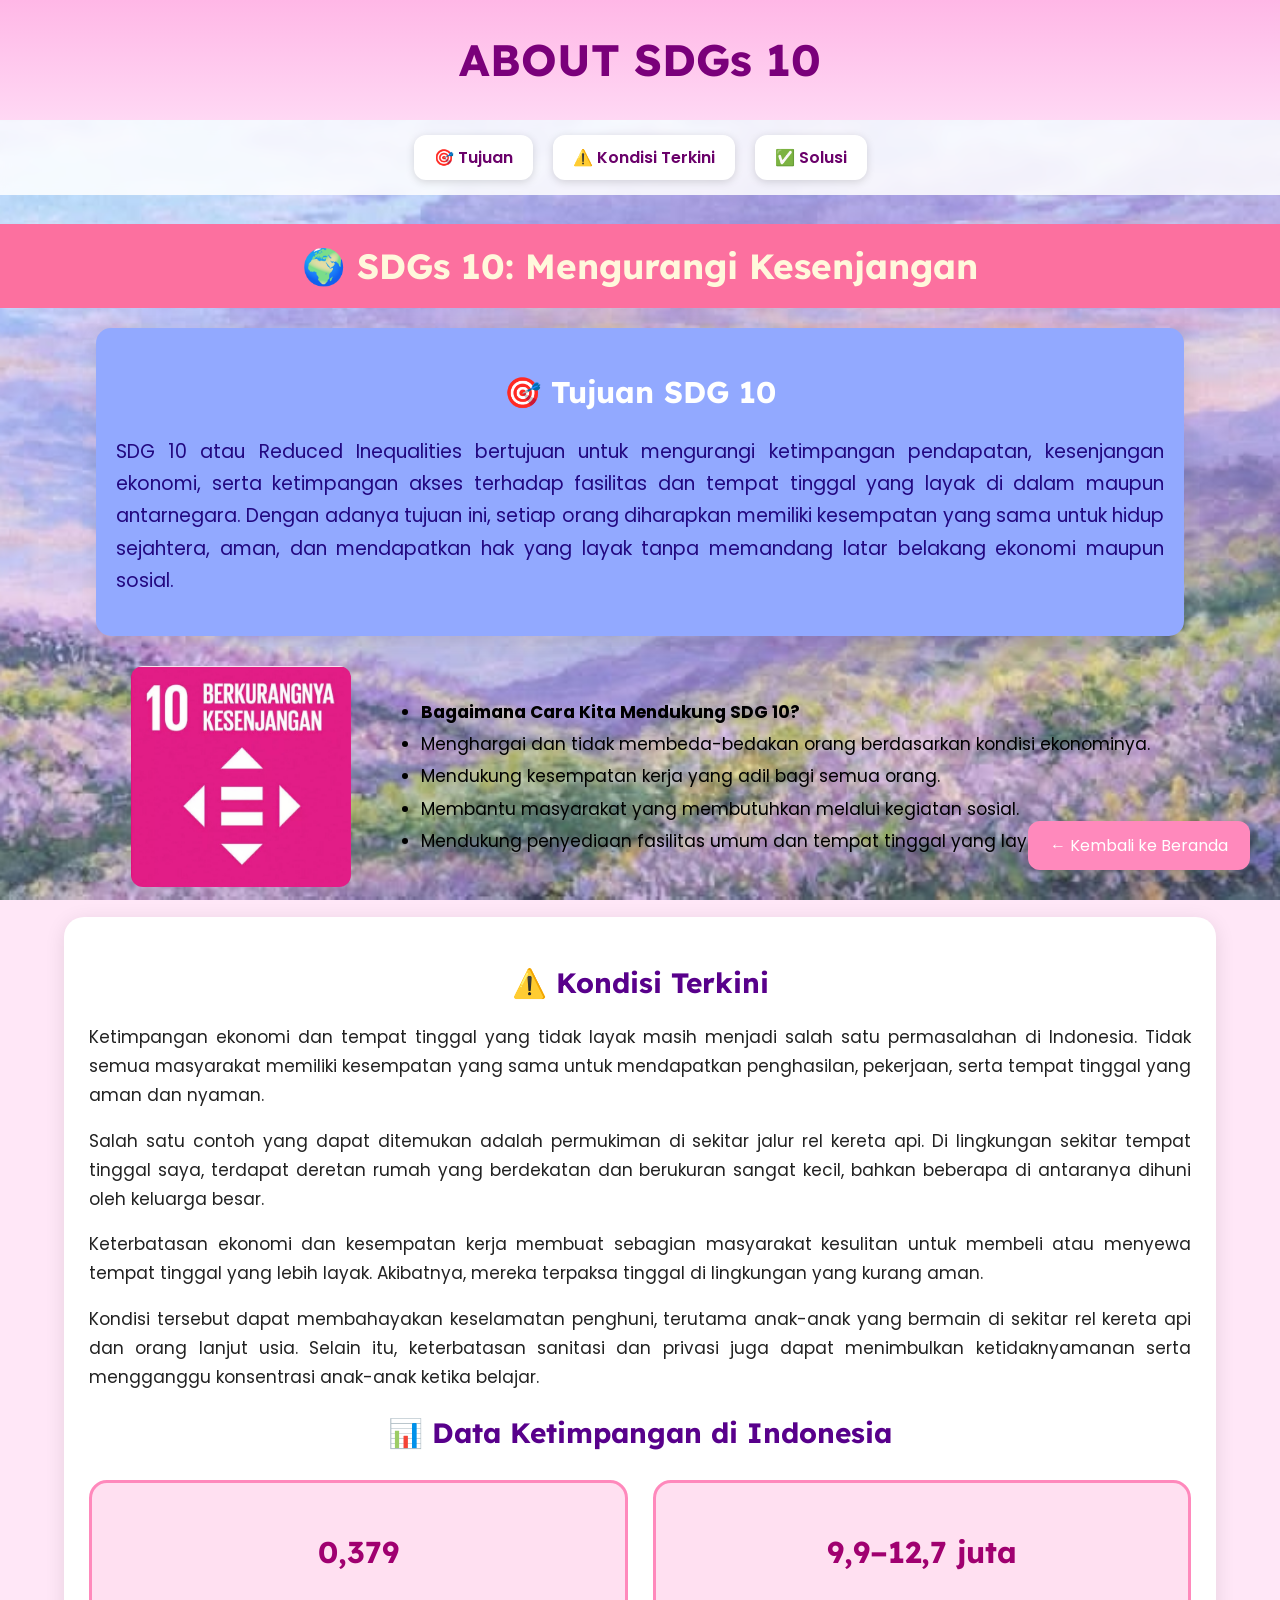
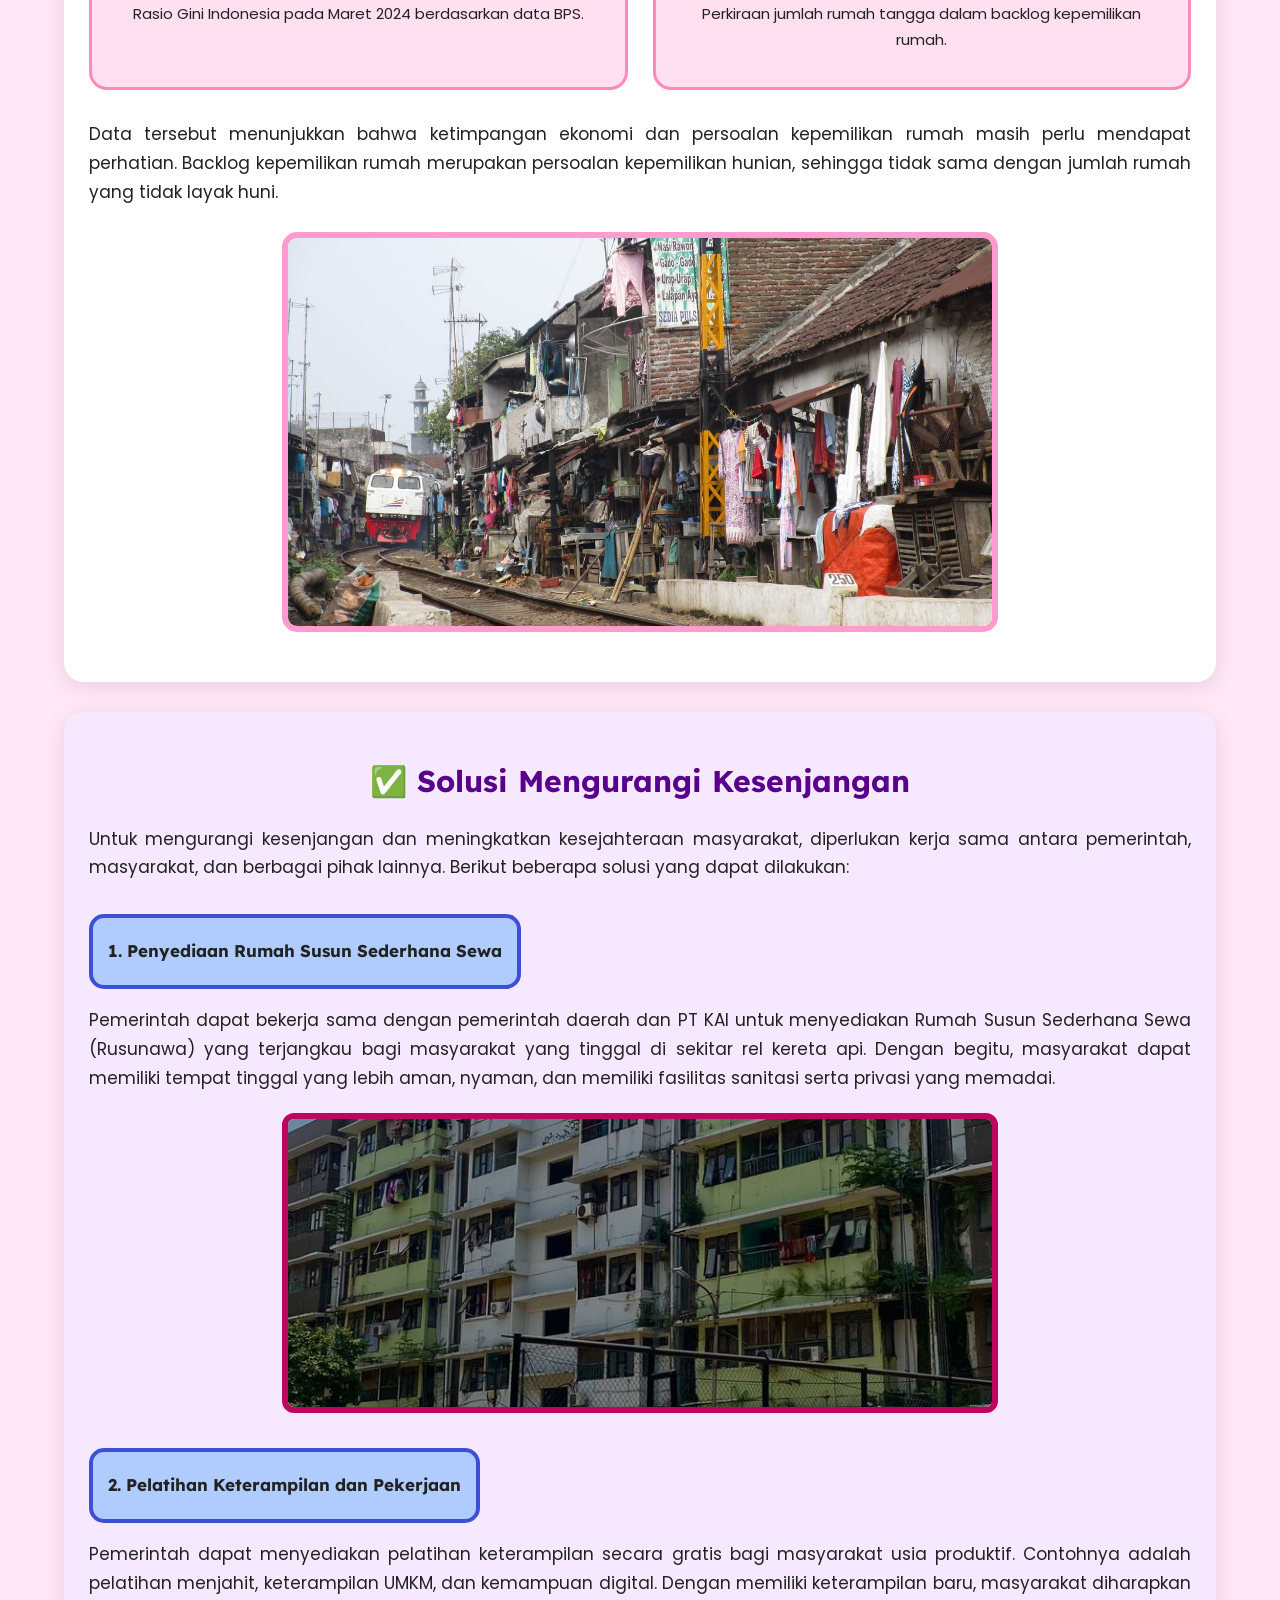
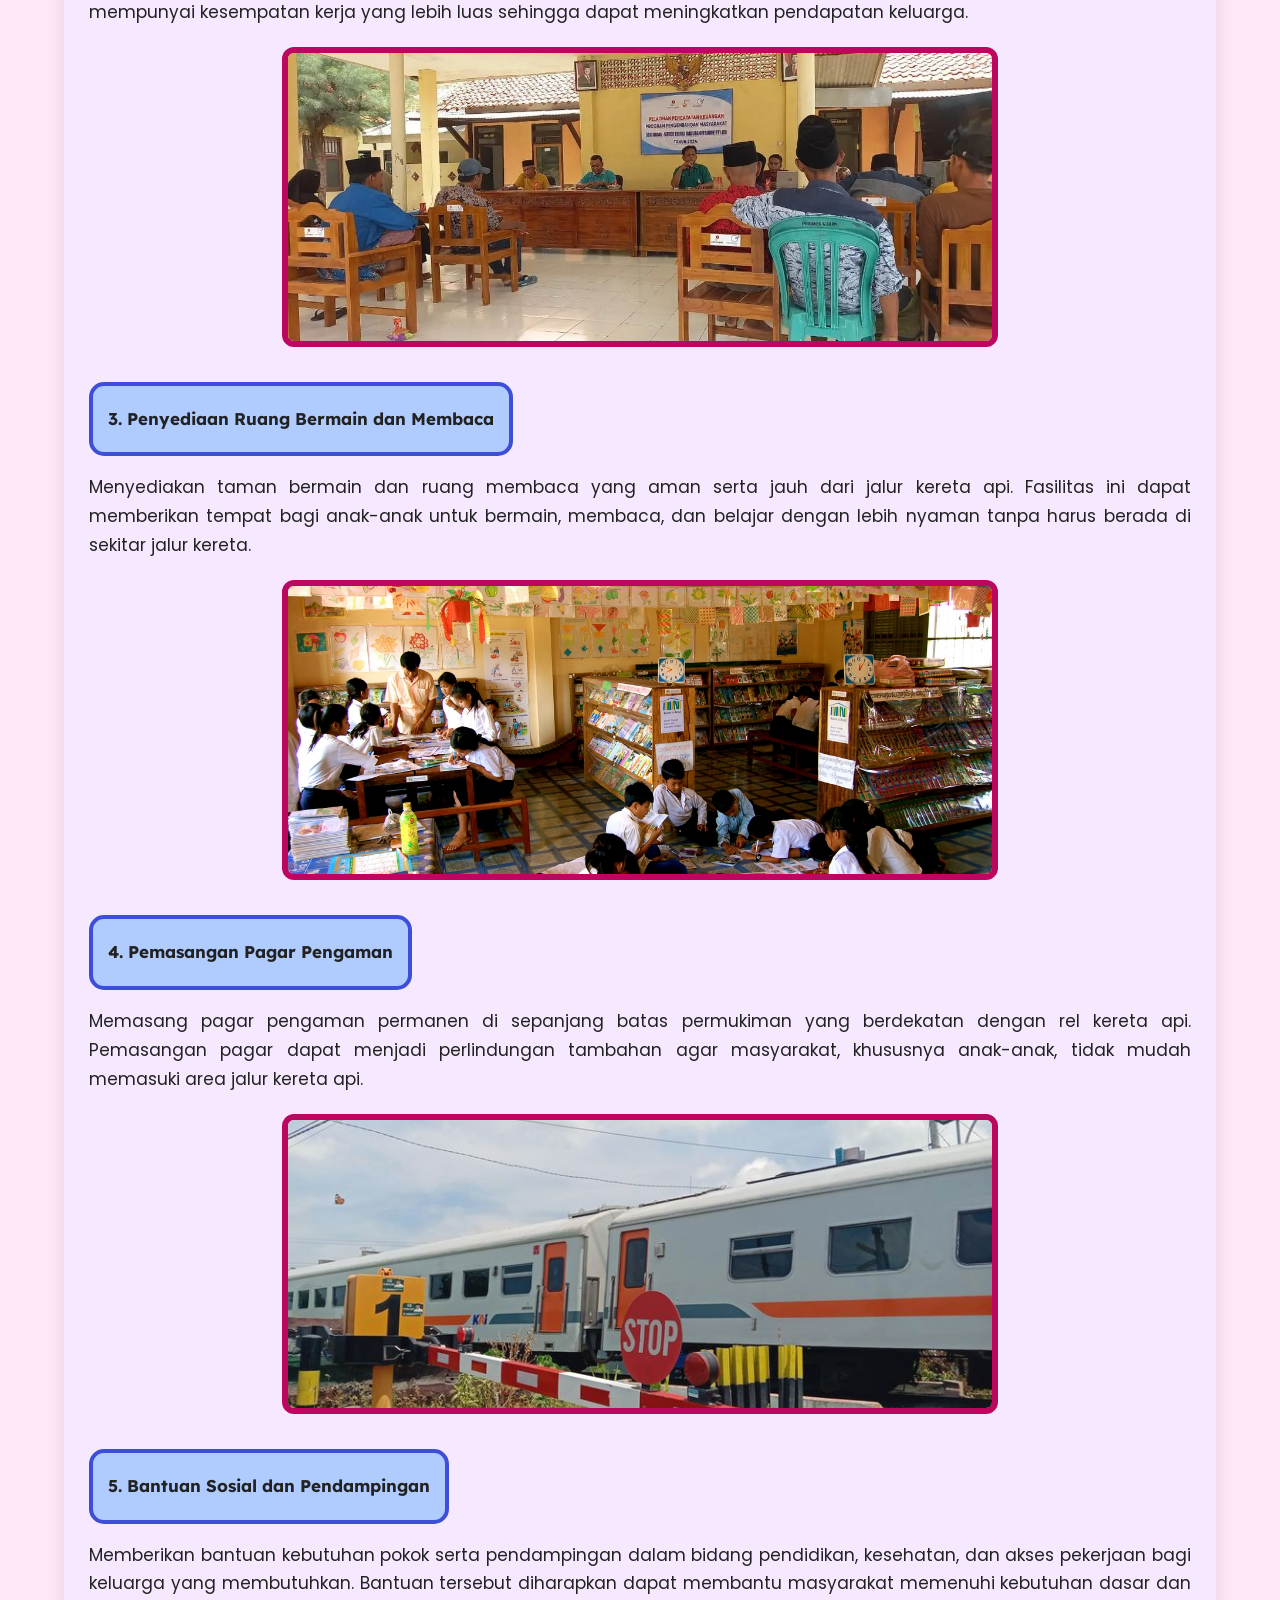
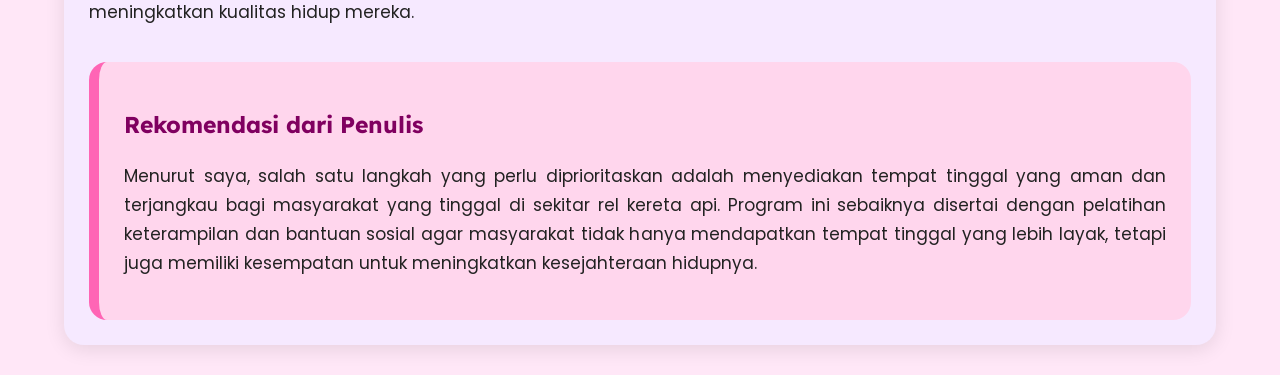
<file: sdgs.html>
<!DOCTYPE html>
<html lang="id">

<head>
    <meta charset="UTF-8">
    <meta name="viewport" content="width=device-width, initial-scale=1.0">

    <title>SDGs 10 - Mengurangi Kesenjangan</title>

    <link href="https://fonts.googleapis.com/css2?family=Lexend:wght@100..900&display=swap" rel="stylesheet">

    <link href="https://fonts.googleapis.com/css2?family=Poppins:wght@300;400;500;600;700&display=swap" rel="stylesheet">

    <link rel="stylesheet" href="sdgs.css">
    
</head>

<body>

    <!-- JUDUL HALAMAN -->
    <header class="header-banner">
        <h1>ABOUT SDGs 10</h1>
    </header>


    <!-- SUBMENU -->
    <nav class="subnav">

        <a href="#tujuan">🎯 Tujuan</a>

        <a href="#kondisi">⚠️ Kondisi Terkini</a>

        <a href="#solusi">✅ Solusi</a>

    </nav>


    <!-- JUDUL UTAMA -->
    <h2 id="tujuan" class="Apaitu">
        🌍 SDGs 10: Mengurangi Kesenjangan
    </h2>


    <!-- BAGIAN TUJUAN -->
    <section class="box">
        <section id="tujuan">

        <h2>🎯 Tujuan SDG 10</h2>

        <p>
            SDG 10 atau Reduced Inequalities bertujuan untuk
            mengurangi ketimpangan pendapatan, kesenjangan ekonomi,
            serta ketimpangan akses terhadap fasilitas dan tempat
            tinggal yang layak di dalam maupun antarnegara.

            Dengan adanya tujuan ini, setiap orang diharapkan
            memiliki kesempatan yang sama untuk hidup sejahtera,
            aman, dan mendapatkan hak yang layak tanpa memandang
            latar belakang ekonomi maupun sosial.
        </p>
        </section>

    </section>


    <!-- GAMBAR DAN PENJELASAN -->
    <div class="foto10">

        <img src="sdg10indo.jpg" class="foto10-img"
             alt="Logo SDG 10">

        <ul>
            <li><strong>Bagaimana Cara Kita Mendukung SDG 10?</strong></li>

            <li> Menghargai dan tidak membeda-bedakan orang berdasarkan kondisi ekonominya.</li>

            <li> Mendukung kesempatan kerja yang adil bagi semua orang.</li>

            <li> Membantu masyarakat yang membutuhkan melalui kegiatan sosial.</li>

            <li> Mendukung penyediaan fasilitas umum dan tempat tinggal yang layak.</li>
        </ul>

    </div>


    <!-- BAGIAN KONDISI TERKINI -->
    <section id="kondisi" class="card1">
        <section id="kondisi">

        <h2>⚠️ Kondisi Terkini</h2>

        <p>
            Ketimpangan ekonomi dan tempat tinggal yang tidak layak
            masih menjadi salah satu permasalahan di Indonesia.
            Tidak semua masyarakat memiliki kesempatan yang sama
            untuk mendapatkan penghasilan, pekerjaan, serta tempat
            tinggal yang aman dan nyaman.
        </p>

        <p>
            Salah satu contoh yang dapat ditemukan adalah permukiman
            di sekitar jalur rel kereta api. Di lingkungan sekitar
            tempat tinggal saya, terdapat deretan rumah yang
            berdekatan dan berukuran sangat kecil, bahkan beberapa
            di antaranya dihuni oleh keluarga besar.
        </p>

        <p>
            Keterbatasan ekonomi dan kesempatan kerja membuat
            sebagian masyarakat kesulitan untuk membeli atau
            menyewa tempat tinggal yang lebih layak. Akibatnya,
            mereka terpaksa tinggal di lingkungan yang kurang aman.
        </p>

        <p>
            Kondisi tersebut dapat membahayakan keselamatan
            penghuni, terutama anak-anak yang bermain di sekitar
            rel kereta api dan orang lanjut usia. Selain itu,
            keterbatasan sanitasi dan privasi juga dapat
            menimbulkan ketidaknyamanan serta mengganggu
            konsentrasi anak-anak ketika belajar.
        </p>


        <!-- DATA STATISTIK -->
        <h2>📊 Data Ketimpangan di Indonesia</h2>

        <div class="data-container">

            <div class="data-card">

                <h3>0,379</h3>

                <p>
                    Rasio Gini Indonesia pada Maret 2024
                    berdasarkan data BPS.
                </p>

            </div>


            <div class="data-card">

                <h3>9,9–12,7 juta</h3>

                <p>
                    Perkiraan jumlah rumah tangga dalam
                    backlog kepemilikan rumah.
                </p>

            </div>

        </div>

        <p>
            Data tersebut menunjukkan bahwa ketimpangan ekonomi
            dan persoalan kepemilikan rumah masih perlu mendapat
            perhatian. Backlog kepemilikan rumah merupakan
            persoalan kepemilikan hunian, sehingga tidak sama
            dengan jumlah rumah yang tidak layak huni.
        </p>


        <!-- GAMBAR KONDISI -->
        <div class="foto-container">

            <img src="pemukiman.jpg"
                 class="kondisi-foto"
                 alt="Permukiman di sekitar rel kereta api">

        </div>
        </section>

    </section>


    <!-- BAGIAN SOLUSI -->
    <section id="solusi" class="card2">
        <section id="solusi">

        <h2>✅ Solusi Mengurangi Kesenjangan</h2>

        <p>
            Untuk mengurangi kesenjangan dan meningkatkan
            kesejahteraan masyarakat, diperlukan kerja sama
            antara pemerintah, masyarakat, dan berbagai pihak
            lainnya. Berikut beberapa solusi yang dapat dilakukan:
        </p>


        <!-- SOLUSI 1 -->
        <div class="tempatbagus">
            <p>1. Penyediaan Rumah Susun Sederhana Sewa </p>
        </div>

        <p>
            Pemerintah dapat bekerja sama dengan pemerintah
            daerah dan PT KAI untuk menyediakan Rumah Susun
            Sederhana Sewa (Rusunawa) yang terjangkau bagi
            masyarakat yang tinggal di sekitar rel kereta api.

            Dengan begitu, masyarakat dapat memiliki tempat
            tinggal yang lebih aman, nyaman, dan memiliki
            fasilitas sanitasi serta privasi yang memadai.
        </p>

        <div class="foto-container1">

            <img src="rusunawa.jpg"
                 class="solusi-foto"
                 alt="Rumah susun sederhana">

        </div>


        <!-- SOLUSI 2 -->
        <div class="tempatbagus">
            <p>2. Pelatihan Keterampilan dan Pekerjaan </p>
        </div>

        <p>
            Pemerintah dapat menyediakan pelatihan keterampilan
            secara gratis bagi masyarakat usia produktif.
            Contohnya adalah pelatihan menjahit, keterampilan
            UMKM, dan kemampuan digital.

            Dengan memiliki keterampilan baru, masyarakat
            diharapkan mempunyai kesempatan kerja yang lebih
            luas sehingga dapat meningkatkan pendapatan keluarga.
        </p>

        <div class="foto-container1">

            <img src="pelatihan.jpg"
                 class="solusi-foto"
                 alt="Pelatihan keterampilan masyarakat">

        </div>


        <!-- SOLUSI 3 -->
        <div class="tempatbagus">
            <p>3. Penyediaan Ruang Bermain dan Membaca </p>
        </div>

        <p>
            Menyediakan taman bermain dan ruang membaca yang
            aman serta jauh dari jalur kereta api.

            Fasilitas ini dapat memberikan tempat bagi anak-anak
            untuk bermain, membaca, dan belajar dengan lebih
            nyaman tanpa harus berada di sekitar jalur kereta.
        </p>

        <div class="foto-container1">

            <img src="tamanbermain.jpg"
                 class="solusi-foto"
                 alt="Taman bermain dan ruang membaca">

        </div>


        <!-- SOLUSI 4 -->
        <div class="tempatbagus">
            <p>4. Pemasangan Pagar Pengaman </p>
        </div>

        <p>
            Memasang pagar pengaman permanen di sepanjang
            batas permukiman yang berdekatan dengan rel
            kereta api.

            Pemasangan pagar dapat menjadi perlindungan
            tambahan agar masyarakat, khususnya anak-anak,
            tidak mudah memasuki area jalur kereta api.
        </p>

        <div class="foto-container1">

            <img src="pagarpengaman.jpg"
                 class="solusi-foto"
                 alt="Pagar pengaman">

        </div>


        <!-- SOLUSI 5 -->
        <div class="tempatbagus">
            <p>5. Bantuan Sosial dan Pendampingan </p>
        </div>

        <p>
            Memberikan bantuan kebutuhan pokok serta
            pendampingan dalam bidang pendidikan, kesehatan,
            dan akses pekerjaan bagi keluarga yang membutuhkan.

            Bantuan tersebut diharapkan dapat membantu
            masyarakat memenuhi kebutuhan dasar dan
            meningkatkan kualitas hidup mereka.
        </p>


        <!-- REKOMENDASI PENULIS -->
        <div class="rekomendasi">

            <h3> Rekomendasi dari Penulis</h3>

            <p>
                Menurut saya, salah satu langkah yang perlu
                diprioritaskan adalah menyediakan tempat tinggal
                yang aman dan terjangkau bagi masyarakat yang
                tinggal di sekitar rel kereta api.

                Program ini sebaiknya disertai dengan pelatihan
                keterampilan dan bantuan sosial agar masyarakat
                tidak hanya mendapatkan tempat tinggal yang
                lebih layak, tetapi juga memiliki kesempatan
                untuk meningkatkan kesejahteraan hidupnya.
            </p>

        </div>
        </section>
    </section>



    <!-- TOMBOL KEMBALI KE BERANDA -->
    <a href="index.html" class="backbtn">
        ← Kembali ke Beranda
    </a>


</body>
</html>
</file>
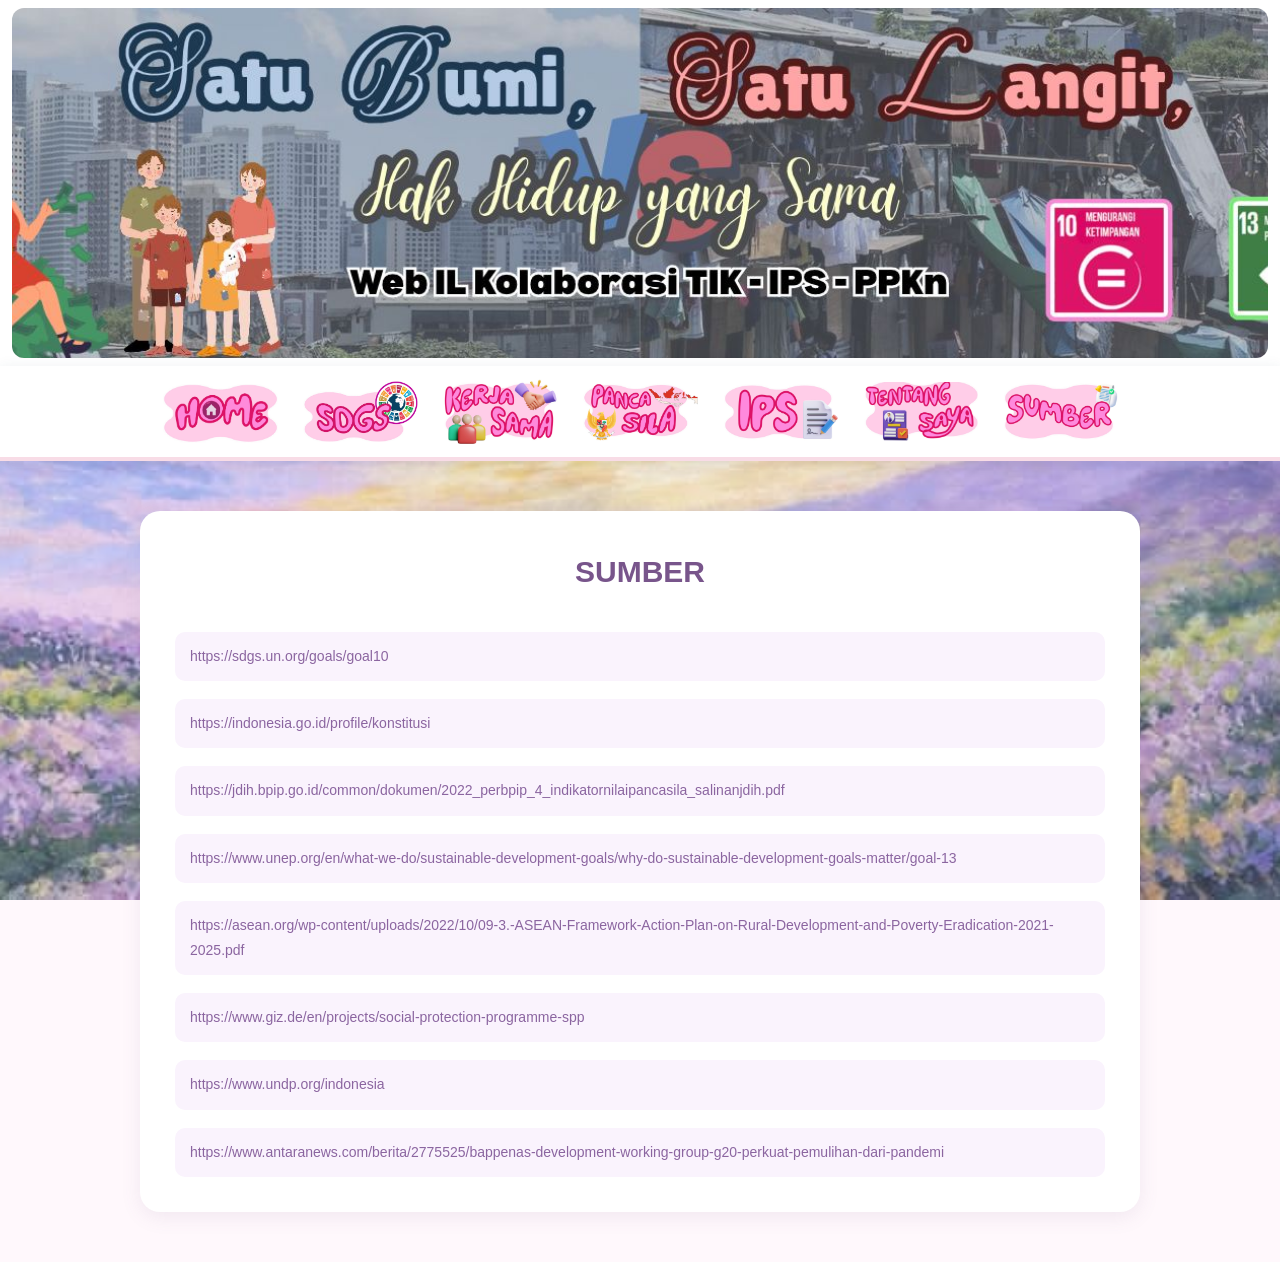
<file: sumber.html>
<!DOCTYPE html>
<html lang="id">
<head>
    <meta charset="UTF-8">
    <meta name="viewport" content="width=device-width, initial-scale=1.0">
    <title>Sumber</title>
    <link rel="stylesheet" href="sumber.css">
    <link rel="stylesheet" href="style.css">

    <link rel="preconnect" href="https://fonts.googleapis.com">
    <link rel="preconnect" href="https://fonts.gstatic.com" crossorigin>
    <link href="https://fonts.googleapis.com/css2?family=Poppins:wght@400;500;600;700;800&display=swap" rel="stylesheet">
</head>

<body>
      <!-- ================= HEADER ================= -->

    <header class="header">
        <img src="header.jpg" alt="Header Website SDGs">
    </header>


    <!-- ================= NAVBAR ================= -->

    <nav class="navbar">

        <ul class="nav-menu">

            <!-- BERANDA -->
            <li class="nav-item">
                <a href="index.html" class="menu-link">
                    <img src= "home.jpg" alt="Beranda">
                </a>
            </li>


           
<!-- SDGs -->
<li class="nav-item dropdown">

    <a href="#" class="menu-link">
        <img src="sdgs.jpg" alt="SDGs">
    </a>

    <div class="dropdown-menu sdgs-menu">

        <a href="sdgs.html#tujuan" class="submenu-link">
            <img src="tujuan.jpg" alt="Tujuan">
        </a>

        <a href="sdgs.html#kondisi" class="submenu-link">
            <img src="kondisi.jpg" alt="Kondisi Terkini">
        </a>

        <a href="sdgs.html#solusi" class="submenu-link">
            <img src="solusi.jpg" alt="Solusi">
        </a>

    </div>

</li>



            <!-- KERJA SAMA -->
            <li class="nav-item dropdown">

    <a href="#" class="menu-link">
        <img src="kerjasama.jpg" alt="SDGs">
    </a>

    <div class="dropdown-menu sdgs-menu">

        <a href="kerjasama.html#bilateral" class="submenu-link">
    <img src="bilateral.jpg" alt="Bilateral">
</a>

<a href="kerjasama.html#regional" class="submenu-link">
    <img src="regional.jpg" alt="Regional">
</a>

<a href="kerjasama.html#multilateral" class="submenu-link">
    <img src="multilateral.jpg" alt="Multilateral">
</a>

<a href="kerjasama.html#internasional" class="submenu-link">
    <img src="internasional.jpg" alt="Internasional">
</a>

    </div>

</li>


            <!-- PANCASILA -->
            <li class="nav-item">
                <a href="pancasila.html" class="menu-link">
                    <img src="pancasila.jpg" alt="Pancasila">
                </a>
            </li>


            <!-- IPS -->
            <li class="nav-item dropdown">
                <a href="ips.html" class="menu-link">
                    <img src="ips.jpg" alt="IPS">
                </a>

                <div class="dropdown-menu">

                    <a href="ips.html#poster" class="submenu-link">
                        <img src="poster.jpg" alt="Poster">
                    </a>

                    <a href="ips.html#pembangunan-konvensional" class="submenu-link">
                        <img src="pembangunan.jpg" alt="Pembangunan Konvensional">
                    </a>

                </div>
            </li>


            <!-- TENTANG SAYA -->
            <li class="nav-item">
                <a href="tentangsaya.html" class="menu-link">
                    <img src="tentang.jpg" alt="Tentang Saya">
                </a>
            </li>


            <!-- SUMBER -->
            <li class="nav-item">
                <a href="sumber.html" class="menu-link">
                    <img src="sumber.jpg" alt="Sumber">
                </a>
            </li>

        </ul>

    </nav>

    <div class="sumber-container">

        <h1> SUMBER </h1>

        <div class="sumber-list">

            <a href="https://sdgs.un.org/goals/goal10" target="_blank">
                https://sdgs.un.org/goals/goal10
            </a>

            <a href="https://indonesia.go.id/profile/konstitusi" target="_blank">
                https://indonesia.go.id/profile/konstitusi
            </a>

            <a href="https://jdih.bpip.go.id/common/dokumen/2022_perbpip_4_indikatornilaipancasila_salinanjdih.pdf" target="_blank">
                https://jdih.bpip.go.id/common/dokumen/2022_perbpip_4_indikatornilaipancasila_salinanjdih.pdf
            </a>

            <a href="https://www.unep.org/en/what-we-do/sustainable-development-goals/why-do-sustainable-development-goals-matter/goal-13" target="_blank">
                https://www.unep.org/en/what-we-do/sustainable-development-goals/why-do-sustainable-development-goals-matter/goal-13
            </a>

            <a href="https://asean.org/wp-content/uploads/2022/10/09-3.-ASEAN-Framework-Action-Plan-on-Rural-Development-and-Poverty-Eradication-2021-2025.pdf" target="_blank">
                https://asean.org/wp-content/uploads/2022/10/09-3.-ASEAN-Framework-Action-Plan-on-Rural-Development-and-Poverty-Eradication-2021-2025.pdf
            </a>

            <a href="https://www.giz.de/en/projects/social-protection-programme-spp" target="_blank">
                https://www.giz.de/en/projects/social-protection-programme-spp
            </a>

            <a href="https://www.undp.org/indonesia" target="_blank">
                https://www.undp.org/indonesia
            </a>

            <a href="https://www.antaranews.com/berita/2775525/bappenas-development-working-group-g20-perkuat-pemulihan-dari-pandemi" target="_blank">
                https://www.antaranews.com/berita/2775525/bappenas-development-working-group-g20-perkuat-pemulihan-dari-pandemi
            </a>

        </div>

        

    </div>

</body>
</html>
</file>
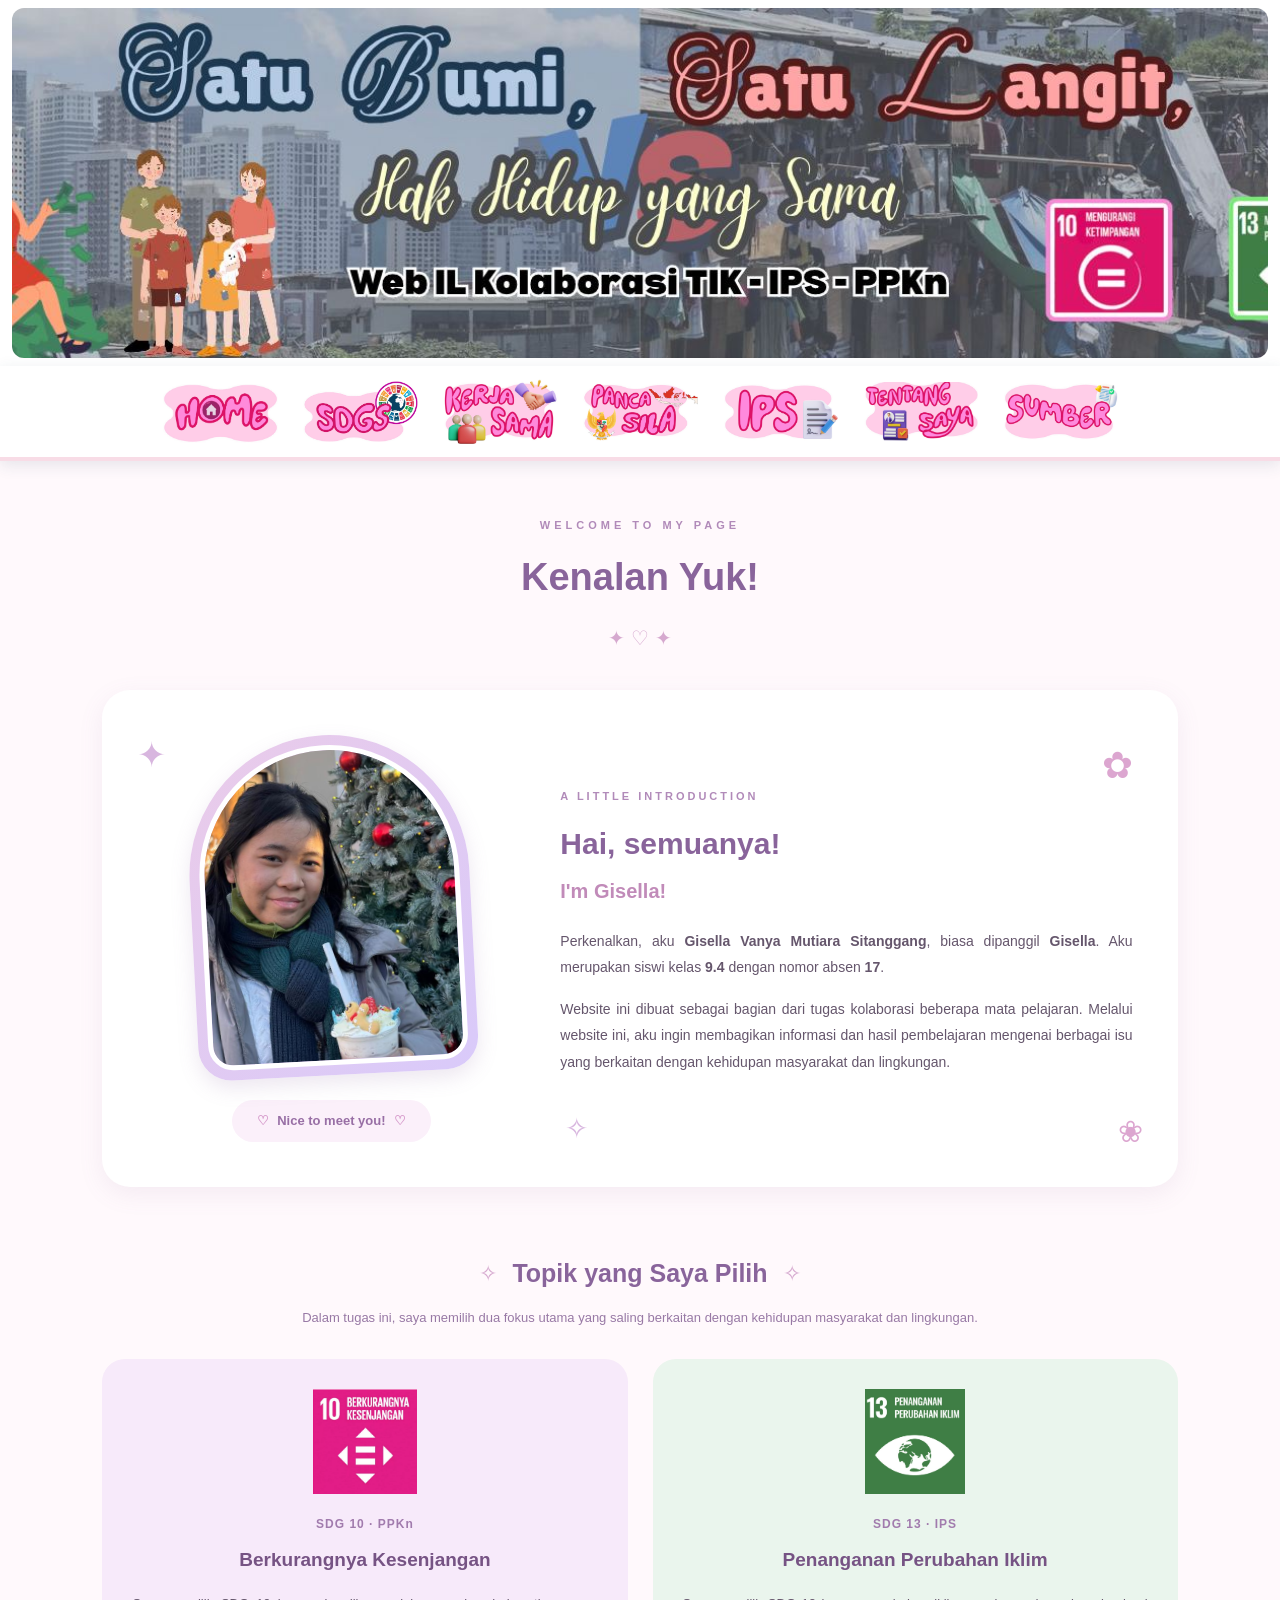
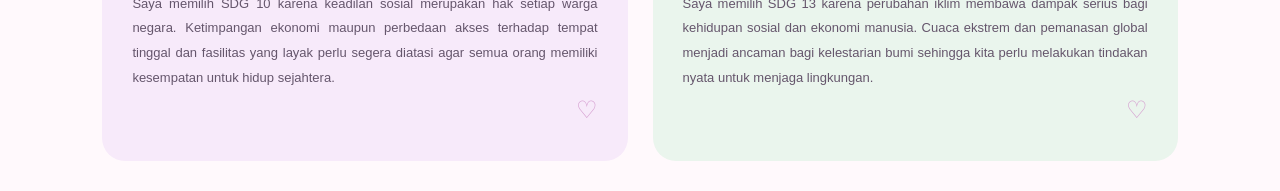
<file: tentangsaya.html>
<!DOCTYPE html>
<html lang="id">
<head>
    <meta charset="UTF-8">
    <meta name="viewport" content="width=device-width, initial-scale=1.0">
    <title>Tentang Saya</title>

    <link rel="stylesheet" href="style.css">
    <link rel="stylesheet" href="tentangsaya.css">

</head>

<body>
     <!-- ================= HEADER ================= -->

    <header class="header">
        <img src="header.jpg" alt="Header Website SDGs">
    </header>


    <!-- ================= NAVBAR ================= -->

    <nav class="navbar">

        <ul class="nav-menu">

            <!-- BERANDA -->
            <li class="nav-item">
                <a href="index.html" class="menu-link">
                    <img src= "home.jpg" alt="Beranda">
                </a>
            </li>


           
<!-- SDGs -->
<li class="nav-item dropdown">

    <a href="#" class="menu-link">
        <img src="sdgs.jpg" alt="SDGs">
    </a>

    <div class="dropdown-menu sdgs-menu">

        <a href="sdgs.html#tujuan" class="submenu-link">
            <img src="tujuan.jpg" alt="Tujuan">
        </a>

        <a href="sdgs.html#kondisi" class="submenu-link">
            <img src="kondisi.jpg" alt="Kondisi Terkini">
        </a>

        <a href="sdgs.html#solusi" class="submenu-link">
            <img src="solusi.jpg" alt="Solusi">
        </a>

    </div>

</li>



            <!-- KERJA SAMA -->
            <li class="nav-item dropdown">

    <a href="#" class="menu-link">
        <img src="kerjasama.jpg" alt="SDGs">
    </a>

    <div class="dropdown-menu sdgs-menu">

        <a href="kerjasama.html#bilateral" class="submenu-link">
    <img src="bilateral.jpg" alt="Bilateral">
</a>

<a href="kerjasama.html#regional" class="submenu-link">
    <img src="regional.jpg" alt="Regional">
</a>

<a href="kerjasama.html#multilateral" class="submenu-link">
    <img src="multilateral.jpg" alt="Multilateral">
</a>

<a href="kerjasama.html#internasional" class="submenu-link">
    <img src="internasional.jpg" alt="Internasional">
</a>

    </div>

</li>


            <!-- PANCASILA -->
            <li class="nav-item">
                <a href="pancasila.html" class="menu-link">
                    <img src="pancasila.jpg" alt="Pancasila">
                </a>
            </li>


            <!-- IPS -->
            <li class="nav-item dropdown">
                <a href="ips.html" class="menu-link">
                    <img src="ips.jpg" alt="IPS">
                </a>

                <div class="dropdown-menu">

                    <a href="ips.html#poster" class="submenu-link">
                        <img src="poster.jpg" alt="Poster">
                    </a>

                    <a href="ips.html#pembangunan-konvensional" class="submenu-link">
                        <img src="pembangunan.jpg" alt="Pembangunan Konvensional">
                    </a>

                </div>
            </li>


            <!-- TENTANG SAYA -->
            <li class="nav-item">
                <a href="tentangsaya.html" class="menu-link">
                    <img src="tentang.jpg" alt="Tentang Saya">
                </a>
            </li>


            <!-- SUMBER -->
            <li class="nav-item">
                <a href="sumber.html" class="menu-link">
                    <img src="sumber.jpg" alt="Sumber">
                </a>
            </li>

        </ul>

    </nav>

    <main class="about-page">

        <!-- JUDUL -->
        <section class="about-header">
            <p class="about-subtitle">WELCOME TO MY PAGE</p>
            <h1>Kenalan Yuk!</h1>
            <div class="header-decoration">✦ ♡ ✦</div>
        </section>

        <!-- PROFIL -->
        <section class="about-profile">

            <!-- DEKORASI -->
            <div class="decoration-star star-one">✦</div>
            <div class="decoration-star star-two">✧</div>
            <div class="decoration-flower flower-one">✿</div>
            <div class="decoration-flower flower-two">❀</div>

            <!-- FOTO PROFIL -->
            <div class="about-photo-area">
                <div class="photo-frame">
                    <div class="photo-inner">
                        <img src="fotosekarang.jpg" alt="Foto profil Gisella">
                    </div>
                </div>

                <div class="photo-caption">
                    <span>♡</span>
                    Nice to meet you!
                    <span>♡</span>
                </div>
            </div>

            <!-- TEKS PERKENALAN -->
            <div class="about-text">

                <p class="about-label">A LITTLE INTRODUCTION</p>

                <h2>Hai, semuanya!</h2>

                <h3>I'm Gisella!</h3>

                <p>
                    Perkenalkan, aku <b>Gisella Vanya Mutiara Sitanggang</b>,
                    biasa dipanggil <b>Gisella</b>. Aku merupakan siswi
                    kelas <b>9.4</b> dengan nomor absen <b>17</b>.
                </p>

                <p>
                    Website ini dibuat sebagai bagian dari tugas kolaborasi
                    beberapa mata pelajaran. Melalui website ini, aku ingin
                    membagikan informasi dan hasil pembelajaran mengenai
                    berbagai isu yang berkaitan dengan kehidupan masyarakat
                    dan lingkungan.
                </p>


            </div>
        </section>

        <!-- TOPIK PILIHAN -->
        <section class="about-topics">

            <div class="about-section-title">
                <span>✧</span>
                <h2>Topik yang Saya Pilih</h2>
                <span>✧</span>
            </div>

            <p class="topics-intro">
                Dalam tugas ini, saya memilih dua fokus utama yang
                saling berkaitan dengan kehidupan masyarakat dan lingkungan.
            </p>

            <div class="about-topic-grid">

                <!-- SDG 10 -->
                <div class="about-topic-card topic-ten">

                    <img src="sdg10indo.jpg" alt="SDGs 10">

                    <p class="topic-number">SDG 10 · PPKn</p>

                    <h3>Berkurangnya Kesenjangan</h3>

                    <p>
                        Saya memilih SDG 10 karena keadilan sosial merupakan
                        hak setiap warga negara. Ketimpangan ekonomi maupun
                        perbedaan akses terhadap tempat tinggal dan fasilitas
                        yang layak perlu segera diatasi agar semua orang
                        memiliki kesempatan untuk hidup sejahtera.
                    </p>

                    <span class="topic-decoration">♡</span>

                </div>

                <!-- SDG 13 -->
                <div class="about-topic-card topic-thirteen">

                    <img src="sdg13indo.jpg" alt="SDGs 13">

                    <p class="topic-number">SDG 13 · IPS</p>

                    <h3>Penanganan Perubahan Iklim</h3>

                    <p>
                        Saya memilih SDG 13 karena perubahan iklim membawa
                        dampak serius bagi kehidupan sosial dan ekonomi
                        manusia. Cuaca ekstrem dan pemanasan global menjadi
                        ancaman bagi kelestarian bumi sehingga kita perlu
                        melakukan tindakan nyata untuk menjaga lingkungan.
                    </p>

                    <span class="topic-decoration">♡</span>

                </div>

            </div>
        </section>


    </main>

</body>
</html>
</file>
<file: style.css>
/* =========================================
   1. RESET DAN PENGATURAN DASAR
========================================= */

* {
    margin: 0;
    padding: 0;
    box-sizing: border-box;
}

html {
    scroll-behavior: smooth;
    scroll-padding-top: 110px;
}


body {
    font-family: 'Trebuchet MS', Arial, sans-serif;

    background-image: url("purple.jpg");
    background-size: cover;
    background-position: center;
    background-repeat: no-repeat;
    background-attachment: fixed;

    color: #374151;
    line-height: 1.7;
}



/* =========================================
   2. HEADER
========================================= */

.header {
    width: 100%;
    padding: 8px 12px;
    background: #fff;
}

.header img {
    width: 100%;
    height: 350px;
    object-fit: cover;
    object-position: center;
    display: block;
    border-radius: 12px;
}


/* =========================================
   3. NAVBAR
========================================= */

.navbar {
    width: 100%;
    background: #ffffff;
    position: sticky;
    top: 0;
    z-index: 1000;

    box-shadow: 0 4px 15px rgba(40, 70, 100, 0.12);
    border-bottom: 4px solid #f8dce6;
}

.nav-menu {
    list-style: none;

    max-width: 1500px;
    min-height: 90px;
    margin: auto;
    padding: 8px 15px;

    display: flex;
    align-items: center;
    justify-content: center;
    gap: 15px;
}

.nav-item {
    position: relative;
    display: flex;
    align-items: center;
}


/* =========================================
   4. GAMBAR MENU UTAMA
========================================= */

.menu-link {
    display: flex;
    align-items: center;
    justify-content: center;

    padding: 5px;
    border-radius: 14px;

    transition: all 0.3s ease;
}

.menu-link img {
    width: 115px;
    height: 65px;

    object-fit: contain;
    display: block;

    transition: all 0.3s ease;
}

.menu-link:hover {
    background: #fff0f5;
    transform: translateY(-5px);
}

.menu-link:hover img {
    transform: scale(1.08);
}


/* =========================================
   5. DROPDOWN SUBMENU
========================================= */

.dropdown-menu {
    position: absolute;
    top: 100%;
    left: 50%;

    transform: translateX(-50%) translateY(15px);

    width: 250px;
    max-height: 70vh;
    overflow-y: auto;

    padding: 15px;

    background: linear-gradient(
        160deg,
        #ffffff,
        #ffffff
    );

    border: 5px solid #ffffff;
    border-radius: 22px;

    box-shadow: 0 10px 30px rgba(30, 60, 90, 0.25);

    display: flex;
    flex-direction: column;
    align-items: center;
    gap: 13px;

    opacity: 0;
    visibility: hidden;

    transition: all 0.3s ease;
}

.dropdown:hover .dropdown-menu,
.dropdown:focus-within .dropdown-menu {
    opacity: 1;
    visibility: visible;

    transform: translateX(-50%) translateY(0);
}


/* =========================================
   6. GAMBAR SUBMENU
========================================= */

.submenu-link {
    width: 100%;
    padding: 5px;

    display: flex;
    justify-content: center;
    align-items: center;

    border-radius: 14px;
    transition: all 0.3s ease;
}

.submenu-link img {
    width: 230px;
    height: 115px;

    object-fit: contain;
    display: block;

    transition: all 0.3s ease;
}

.submenu-link:hover {
    background: rgba(255, 255, 255, 0.2);
    transform: scale(1.04);
}

.submenu-link:hover img {
    filter: brightness(1.08);
}


/* Scrollbar dropdown */

.dropdown-menu::-webkit-scrollbar {
    width: 6px;
}

.dropdown-menu::-webkit-scrollbar-thumb {
    background: #f9d9e6;
    border-radius: 10px;
}


/* =========================================
   7. JUDUL BAGIAN
========================================= */

.section-title {
    text-align: center;
    margin-bottom: 35px;
}

.section-title h1 {
    font-size: 34px;
    font-weight: bold;
    color: rgb(57, 59, 157);
    margin-bottom: 10px;
}



.section-title p {
    color: #3f8d87;
    font-size: 15px;
}


/* =========================================
   8. PENGENALAN SDGs
========================================= */

.intro-section {
    padding: 65px 8%;
    background: transparent;
}

.intro-content {
    max-width: 1200px;
    margin: auto;

    display: flex;
    align-items: stretch;
    gap: 35px;
}


/* Gambar pengenalan */

.intro-image {
    flex: 1;
    display: flex;
}

.intro-image img {
    width: 100%;
    min-height: 280px;

    object-fit: cover;
    border-radius: 22px;

    border: 6px solid #ffffff;

    box-shadow: 0 8px 25px rgba(70, 100, 130, 0.15);

    transition: 0.4s;
}

.intro-image img:hover {
    transform: scale(1.03);
}


/* Kotak teks */

.intro-text {
    flex: 1.3;

    padding: 30px;

    background: #ffffff;
    border-radius: 22px;

    border-top: 7px solid #26bde2;

    box-shadow: 0 8px 25px rgba(70, 100, 130, 0.10);
}

.intro-text p {
    font-size: 15px;
    text-align: justify;
    margin-bottom: 15px;
    color: #526273;
}

.intro-text strong {
    color: #2686a8;
}

.intro-text p:last-child {
    margin-bottom: 0;
}


/* =========================================
   9. BAGIAN 17 TUJUAN SDGs
========================================= */

.goals-section {
    padding: 65px 7%;
    background: transparent;
}

.goals-grid {
    max-width: 1300px;
    margin: auto;

    display: grid;
    grid-template-columns: repeat(4, 1fr);
    gap: 25px;
}


/* Kartu tujuan */

.goal-card {
    background: #ffffff;

    padding: 15px;

    border-radius: 20px;
    border: 2px solid #edf0f5;

    text-align: center;

    box-shadow: 0 5px 18px rgba(50, 80, 110, 0.08);

    transition: all 0.35s ease;
    overflow: hidden;
}

.goal-card:hover {
    transform: translateY(-8px);

    border-color: #a8ddec;

    box-shadow: 0 12px 25px rgba(50, 80, 110, 0.15);
}


/* Gambar SDGs */

.goal-image {
    width: 100%;
    aspect-ratio: 1 / 1;

    position: relative;
    overflow: hidden;

    border-radius: 14px;
    background: #f4f6f8;
}

.goal-image img {
    width: 100%;
    height: 100%;

    position: absolute;
    top: 0;
    left: 0;

    object-fit: contain;

    transition: opacity 0.4s ease, transform 0.4s ease;
}


/* Bahasa Indonesia */

.goal-image img:first-child {
    opacity: 1;
    z-index: 2;
}


/* Bahasa Inggris */

.goal-image img:last-child {
    opacity: 0;
    z-index: 1;
}


/* Efek pergantian gambar */

.goal-card:hover .goal-image img:first-child {
    opacity: 0;
    transform: scale(1.06);
}

.goal-card:hover .goal-image img:last-child {
    opacity: 1;
    transform: scale(1.06);
}





/* =========================================
   10. FOOTER
========================================= */

.footer {
    background: linear-gradient(
        120deg,
        #315b78,
        #367f9e,
        #4b9fb2
    );

    color: #ffffff;

    padding: 40px 20px;
    text-align: center;
}

.footer h3 {
    font-size: 25px;
    margin-bottom: 8px;
}

.footer p {
    font-size: 14px;
}

.copyright {
    margin-top: 18px;
    opacity: 0.8;
    font-size: 12px !important;
}


/* =========================================
   11. TABLET
========================================= */

@media screen and (max-width: 1100px) {

    .nav-menu {
        flex-wrap: wrap;
        gap: 8px;
    }

    .menu-link img {
        width: 95px;
        height: 55px;
    }

    .goals-grid {
        grid-template-columns: repeat(3, 1fr);
    }

}


/* =========================================
   12. HP
========================================= */

@media screen and (max-width: 650px) {

    .header img {
        height: 130px;
    }

    .nav-menu {
        gap: 3px;
        padding: 6px;
    }

    .menu-link img {
        width: 75px;
        height: 45px;
    }

    .dropdown-menu {
        width: 220px;
    }

    .submenu-link img {
        width: 185px;
        height: 95px;
    }

    .intro-section,
    .goals-section {
        padding: 40px 5%;
    }

    .intro-content {
        flex-direction: column;
        gap: 20px;
    }

    .intro-image img {
        min-height: 200px;
    }

    .intro-text {
        padding: 22px;
    }

    .section-title h1 {
        font-size: 27px;
    }

    .goals-grid {
        grid-template-columns: repeat(2, 1fr);
        gap: 13px;
    }

    .goal-card {
        padding: 9px;
    }

    .goal-card h3 {
        font-size: 13px;
    }

    .goal-card p {
        font-size: 11px;
    }

}


/* =========================================
   KHUSUS DROPDOWN SDGs
========================================= */

.sdgs-menu {
    width: 170px;
    padding: 8px;
    gap: 5px;
}

/* Ukuran kotak gambar submenu SDGs */
.sdgs-menu .submenu-link {
    width: 145px;
    padding: 2px;
}

/* Ukuran gambar submenu SDGs */
.sdgs-menu .submenu-link img {
    width: 130px;
    height: 65px;

    object-fit: contain;
    display: block;
}
</file>
<file: ips.css>
/* =========================================
   1. DASAR HALAMAN IPS
========================================= */

.ips-page {
    width: 100%;
    min-height: 100vh;
    padding: 25px 7%;
    background: transparent;
    font-family: 'Poppins', sans-serif;
    color: #55445f;
    box-sizing: border-box;
}

.ips-page * {
    box-sizing: border-box;
}

/* =========================================
   2. SUBMENU IPS
========================================= */

.ips-subnav {
    display: flex;
    justify-content: center;
    align-items: center;
    flex-wrap: wrap;
    gap: 18px;

    padding: 15px;
    margin-bottom: 35px;

    background: white;
    border-radius: 18px;
    box-shadow: 0 4px 15px rgba(120, 80, 130, 0.10);
}

.ips-subnav a {
    color: #8c659c;
    text-decoration: none;
    font-size: 14px;
    font-weight: 600;

    padding: 10px 20px;
    border-radius: 20px;

    transition: 0.3s;
}

.ips-subnav a:hover {
    background: #e8d8f0;
    color: #684779;
    transform: translateY(-3px);
}

/* =========================================
   3. JUDUL HALAMAN
========================================= */

.ips-hero {
    text-align: center;
    padding: 35px 20px;
    margin-bottom: 35px;

    background: linear-gradient(135deg, #f2dff0, #e7e0fa);
    border-radius: 25px;
}

.ips-hero h1 {
    color: #765384;
    font-size: 30px;
    margin-bottom: 10px;
    letter-spacing: 2px;
}

.ips-hero p {
    color: #8d7298;
    font-size: 15px;
    margin: 0;
}

/* =========================================
   4. BAGIAN UTAMA
========================================= */

.ips-section {
    scroll-margin-top: 25px;
}

.ips-heading {
    display: flex;
    align-items: center;
    gap: 15px;

    margin: 45px 0 25px;
}

.ips-heading span {
    display: flex;
    justify-content: center;
    align-items: center;

    width: 43px;
    height: 43px;

    background: #d9c5e8;
    color: #684779;

    border-radius: 13px;
    font-weight: 700;
}

.ips-heading h2 {
    color: #765384;
    font-size: 25px;
    margin: 0;
}

/* =========================================
   5. BAGIAN POSTER
========================================= */

.poster-container {
    background: white;
    padding: 25px;
    border-radius: 22px;

    box-shadow: 0 5px 18px rgba(120, 80, 130, 0.10);
}

.poster-image {
    width: 100%;
    max-width: 650px;
    margin: 0 auto 30px;
    overflow: hidden;
    border-radius: 18px;
}

.poster-image img {
    display: block;
    width: 100%;
    height: auto;
    border-radius: 18px;

    transition: 0.4s ease;
}

.poster-image img:hover {
    transform: scale(1.04);
    filter: brightness(1.05);
    box-shadow: 0 10px 25px rgba(100, 70, 120, 0.25);
}

.poster-description h3 {
    color: #89649b;
    font-size: 19px;
    margin-bottom: 18px;
    text-align: center;
}

.poster-description p {
    font-size: 14px;
    line-height: 1.9;
    text-align: justify;
    margin-bottom: 16px;
    color: #65566c;
}

/* =========================================
   6. PENJELASAN PEMBANGUNAN KONVENSIONAL
========================================= */

.ips-intro {
    background: #f0e7f6;
    padding: 25px 30px;
    border-radius: 20px;
    margin-bottom: 25px;
}

.ips-intro p {
    font-size: 14px;
    line-height: 1.9;
    text-align: justify;
    margin: 0 0 15px;
}

.ips-intro p:last-child {
    margin-bottom: 0;
}

.ips-box {
    background: white;
    padding: 27px;
    margin-bottom: 25px;
    border-radius: 22px;

    box-shadow: 0 5px 18px rgba(120, 80, 130, 0.09);
}

.ips-box h3 {
    color: #89649b;
    font-size: 19px;
    margin: 0 0 18px;
}

.ips-box p {
    color: #65566c;
    font-size: 14px;
    line-height: 1.9;
    text-align: justify;
    margin-bottom: 15px;
}

.ips-box ul {
    padding-left: 22px;
    margin: 12px 0;
}

.ips-box li {
    color: #65566c;
    font-size: 14px;
    line-height: 1.8;
    margin-bottom: 10px;
    text-align: justify;
}

/* =========================================
   7. GAMBAR JENIS PEMBANGUNAN
========================================= */

.ips-image-grid {
    display: grid;
    grid-template-columns: repeat(3, 1fr);
    gap: 20px;
    margin-top: 20px;
}

.ips-image-card {
    background: #fff8fc;
    padding: 13px;
    border-radius: 17px;
    overflow: hidden;

    transition: 0.3s ease;
}

.ips-image-card img {
    width: 100%;
    height: 190px;
    object-fit: cover;
    border-radius: 13px;

    transition: 0.4s ease;
}

.ips-image-card img:hover {
    transform: scale(1.05);
    filter: brightness(1.08);
}

.ips-image-card h4 {
    color: #89649b;
    font-size: 15px;
    margin: 15px 5px 8px;
}

.ips-image-card p {
    font-size: 13px;
    line-height: 1.8;
    margin: 0 5px 8px;
}

.ips-image-card:hover {
    transform: translateY(-5px);
    box-shadow: 0 8px 20px rgba(120, 80, 130, 0.13);
}

/* =========================================
   8. CIRI-CIRI PEMBANGUNAN
========================================= */

.ips-feature {
    background: #fff8fc;
    padding: 20px;
    border-left: 5px solid #c9a9dc;
    border-radius: 12px;
    margin-bottom: 15px;
}

.ips-feature h4 {
    color: #89649b;
    font-size: 15px;
    margin: 0 0 10px;
}

.ips-feature p {
    margin: 0;
}

/* =========================================
   9. DAMPAK POSITIF DAN NEGATIF
========================================= */

.ips-impact-grid {
    display: grid;
    grid-template-columns: repeat(2, 1fr);
    gap: 18px;
    margin-top: 20px;
}

.ips-impact {
    padding: 22px;
    border-radius: 17px;
}

.ips-impact h4 {
    font-size: 16px;
    margin: 0 0 15px;
}

.ips-impact ul {
    padding-left: 20px;
    margin: 0;
}

.ips-impact li {
    font-size: 13px;
    line-height: 1.8;
    margin-bottom: 10px;
}

.ips-impact.positive {
    background: #edf6ee;
}

.ips-impact.positive h4 {
    color: #56845f;
}

.ips-impact.negative {
    background: #fff0f0;
}

.ips-impact.negative h4 {
    color: #b66e79;
}


/* =========================================
   10. RESPONSIVE
========================================= */

@media (max-width: 768px) {

    .ips-page {
        padding: 18px 5%;
    }

    .ips-hero h1 {
        font-size: 23px;
    }

    .ips-heading h2 {
        font-size: 21px;
    }

    .ips-image-grid {
        grid-template-columns: 1fr;
    }

    .ips-impact-grid {
        grid-template-columns: 1fr;
    }

    .poster-container,
    .ips-box {
        padding: 20px;
    }

    .ips-subnav {
        gap: 5px;
    }

    .ips-subnav a {
        font-size: 12px;
        padding: 9px 13px;
    }
}
body {
    background-image: url("purple.jpg") !important;
    background-size: cover !important;
    background-position: center !important;
    background-repeat: no-repeat !important;
    background-attachment: fixed !important;
}
</file>
<file: kerjasama.css>
/* =========================================
   HALAMAN KERJA SAMA
========================================= */


.kerjasama-page {
    background: transparent;
    padding: 35px 7%;
    font-family: 'Poppins', sans-serif;
}


/* JUDUL UTAMA */

.kerjasama-title {
    background: linear-gradient(135deg, #f5b8dc, #c5b9ff);
    padding: 35px;
    border-radius: 25px;
    text-align: center;
    margin-bottom: 35px;
    box-shadow: 0 5px 15px rgba(50, 50, 100, 0.12);
}

.kerjasama-title h1 {
    color: #593b78;
    font-size: 35px;
    margin-bottom: 15px;
}

.kerjasama-title p {
    color: #493b59;
    font-size: 16px;
    line-height: 1.8;
}

/* BAGIAN KERJA SAMA */

.kerjasama-section {
    padding: 25px;
    margin-bottom: 40px;
    border-radius: 25px;
    background: #f8d9ee;
    scroll-margin-top: 120px;
}

.kerjasama-section h2 {
    background: #b9c7ff;
    color: #344477;
    padding: 18px;
    border-radius: 15px;
    text-align: center;
    font-size: 25px;
    margin-bottom: 25px;
}

/* KOTAK INFORMASI */

.kerjasama-box {
    background: white;
    padding: 25px;
    border-radius: 18px;
    margin-bottom: 20px;
    box-shadow: 0 4px 12px rgba(50, 50, 100, 0.10);
    transition: all 0.3s ease;
}

.kerjasama-box:hover {
    transform: translateY(-5px);
    box-shadow: 0 8px 20px rgba(50, 50, 100, 0.18);
}

.kerjasama-box h3 {
    color: #76518f;
    font-size: 19px;
    margin-bottom: 12px;
}

.kerjasama-box p {
    color: #444;
    font-size: 15px;
    line-height: 1.9;
    text-align: justify;
}


/* RESPONSIVE */

@media screen and (max-width: 768px) {

    .kerjasama-page {
        padding: 20px 4%;
    }

    .kerjasama-title h1 {
        font-size: 27px;
    }

    .kerjasama-title p {
        font-size: 14px;
    }

    .kerjasama-section {
        padding: 15px;
    }

    .kerjasama-section h2 {
        font-size: 20px;
    }

    .kerjasama-box {
        padding: 18px;
    }

    .kerjasama-box h3 {
        font-size: 17px;
    }

    .kerjasama-box p {
        font-size: 14px;
    }
}


/* =========================================
   SUBMENU KERJA SAMA
========================================= */

.subnav {
    display: flex;
    justify-content: center;
    align-items: center;
    flex-wrap: wrap;
    gap: 15px;
    padding: 20px;
    background: white;
    position: sticky;
    top: 0;
    z-index: 1000;
    box-shadow: 0 4px 15px rgba(40, 70, 100, 0.12);
}

.subnav a {
    text-decoration: none;
    color: #593b78;
    background: #f5d3eb;
    padding: 12px 25px;
    border-radius: 15px;
    font-weight: bold;
    transition: all 0.3s ease;
}

.subnav a:hover {
    background: #b9c7ff;
    color: #344477;
    transform: translateY(-3px);
}


/* =========================================
   GAMBAR KERJA SAMA
========================================= */

.kerjasama-image {
    width: 100%;
    display: flex;
    justify-content: center;
    margin-bottom: 25px;
}

.kerjasama-image img {
    width: 70%;
    max-width: 700px;
    height: 350px;
    object-fit: cover;
    border-radius: 20px;
    box-shadow: 0 5px 15px rgba(50, 50, 100, 0.15);
    transition: all 0.3s ease;
}

.kerjasama-image img:hover {
    transform: scale(1.02);
    box-shadow: 0 8px 20px rgba(50, 50, 100, 0.2);
}

/* GAMBAR RESPONSIVE */

@media screen and (max-width: 768px) {

    .kerjasama-image img {
        width: 100%;
        height: 230px;
    }

}

body {
    background-image: url("purple.jpg") !important;
    background-size: cover !important;
    background-position: center !important;
    background-repeat: no-repeat !important;
    background-attachment: fixed !important;
}
</file>
<file: pancasila.css>
/* =========================================
   HALAMAN PANCASILA
========================================= */

.pancasila-page {
    background: transparent;
    padding: 35px 7%;
    font-family: 'Poppins', sans-serif;
}

/* JUDUL UTAMA */

.pancasila-title {
    background: linear-gradient(135deg, #f5b8dc, #c5b9ff);
    padding: 35px;
    border-radius: 25px;
    text-align: center;
    margin-bottom: 35px;
    box-shadow: 0 5px 15px rgba(50, 50, 100, 0.12);
}

.pancasila-title h1 {
    color: #593b78;
    font-size: 35px;
    margin-bottom: 10px;
}

.pancasila-title h2 {
    color: #76518f;
    font-size: 22px;
    margin-bottom: 20px;
}

.pancasila-title p {
    color: #493b59;
    font-size: 16px;
    line-height: 1.8;
    text-align: justify;
}

/* BAGIAN KONTEN */

.pancasila-section {
    padding: 25px;
    margin-bottom: 40px;
    border-radius: 25px;
    background: #f8d9ee;
}

.pancasila-section > h2 {
    background: #b9c7ff;
    color: #344477;
    padding: 18px;
    border-radius: 15px;
    text-align: center;
    font-size: 24px;
    margin-bottom: 25px;
}

.section-intro {
    color: #493b59;
    font-size: 15px;
    line-height: 1.9;
    text-align: justify;
    margin-bottom: 25px;
}

/* KOTAK INFORMASI */

.pancasila-box {
    background: white;
    padding: 25px;
    border-radius: 18px;
    margin-bottom: 22px;
    box-shadow: 0 4px 12px rgba(50, 50, 100, 0.10);
    transition: all 0.3s ease;
}

.pancasila-box:hover {
    transform: translateY(-5px);
    box-shadow: 0 8px 20px rgba(50, 50, 100, 0.18);
}

.pancasila-box h3 {
    color: #76518f;
    font-size: 19px;
    margin-bottom: 15px;
}

.pancasila-box h4 {
    color: #76518f;
    font-size: 18px;
    margin-top: 18px;
    margin-bottom: 10px;
}

.pancasila-box p {
    color: #444;
    font-size: 15px;
    line-height: 1.9;
    text-align: justify;
    margin-bottom: 15px;
}

.pancasila-box p:last-child {
    margin-bottom: 0;
}

/* KARTU SILA */

.sila-card {
    background: #f3e4f5;
    padding: 25px;
    border-radius: 22px;
    margin-bottom: 30px;
    scroll-margin-top: 120px;
}

.sila-card > h3 {
    color: #593b78;
    text-align: center;
    font-size: 27px;
    margin-bottom: 10px;
}

.sila-card > h4 {
    color: #76518f;
    text-align: center;
    font-size: 19px;
    margin-bottom: 20px;
}

/* GAMBAR LAMBANG SILA */

.sila-image {
    display: flex;
    justify-content: center;
    align-items: center;
    margin: 20px auto 10px;
}

.sila-image img {
    width: 220px;
    height: 220px;
    object-fit: contain;
    background: white;
    padding: 15px;
    border-radius: 20px;
    box-shadow: 0 5px 15px rgba(50, 50, 100, 0.12);
    transition: all 0.3s ease;
}

.sila-image img:hover {
    transform: scale(1.05);
    box-shadow: 0 8px 20px rgba(50, 50, 100, 0.2);
}

.image-caption {
    text-align: center;
    color: #76518f;
    font-size: 13px;
    font-style: italic;
    margin-bottom: 25px;
}


/* RESPONSIVE */

@media screen and (max-width: 768px) {

    .pancasila-page {
        padding: 20px 4%;
    }

    .pancasila-title {
        padding: 25px;
    }

    .pancasila-title h1 {
        font-size: 27px;
    }

    .pancasila-title h2 {
        font-size: 18px;
    }

    .pancasila-title p {
        font-size: 14px;
    }

    .pancasila-section {
        padding: 15px;
    }

    .pancasila-section > h2 {
        font-size: 20px;
    }

    .pancasila-box {
        padding: 18px;
    }

    .pancasila-box h3 {
        font-size: 17px;
    }

    .pancasila-box h4 {
        font-size: 16px;
    }

    .pancasila-box p {
        font-size: 14px;
    }

    .sila-card {
        padding: 15px;
    }

    .sila-card > h3 {
        font-size: 23px;
    }

    .sila-card > h4 {
        font-size: 16px;
    }

    .sila-image img {
        width: 180px;
        height: 180px;
    }


}
body {
    background-image: url("purple.jpg") !important;
    background-size: cover !important;
    background-position: center !important;
    background-repeat: no-repeat !important;
    background-attachment: fixed !important;
}
</file>
<file: sdgs.css>
/* PENGATURAN DASAR */

* {
    box-sizing: border-box;
}

body {
    margin: 0;
    padding: 0;
    font-family: "Poppins", Arial, sans-serif;
    background: #ffe7f7;
}


/* HEADER */

.header-banner {
    background: linear-gradient(#ffb7e6, #ffd8f4);
    text-align: center;
    padding: 3px 0;
    color: #7a007a;
    font-family: "Lexend", sans-serif;
    font-size: 22px;
}


/* SUBMENU */

.subnav {
    display: flex;
    justify-content: center;
    flex-wrap: wrap;
    padding: 15px;
    gap: 20px;
    background: #ffffffd9;
    position: sticky;
    top: 0;
    backdrop-filter: blur(6px);
    z-index: 100;
}

.subnav a {
    text-decoration: none;
    padding: 10px 20px;
    background: white;
    border-radius: 12px;
    font-weight: 600;
    color: #6a006a;
    box-shadow: 0 2px 8px rgba(0,0,0,0.15);
    transition: 0.3s;
}

.subnav a:hover {
    transform: scale(1.12);
    background: #ffaae1;
    color: white;
}


/* JUDUL UTAMA */

.Apaitu {
    background-color: rgb(252, 112, 159);
    color: cornsilk;
    font-size: 35px;
    font-family: "Lexend", sans-serif;
    text-align: center;
    padding: 20px;
    margin-bottom: 0;
}


/* KOTAK TUJUAN */

.box {
    width: 85%;
    margin: 20px auto;
    background: #92a9ff;
    padding: 20px;
    border-radius: 15px;
    box-shadow: 0 4px 20px rgba(0,0,0,0.1);
    transition: 0.3s;
    text-align: justify;
}

.box:hover {
    transform: translateY(-8px);
    box-shadow: 0 6px 30px rgba(0,0,0,0.15);
}

.box h2 {
    text-align: center;
    color: white;
    font-size: 30px;
    font-family: "Lexend", sans-serif;
}

.box p {
    font-size: 19px;
    line-height: 1.7;
    color: #220880;
}


/* FOTO DAN PENJELASAN */

.foto10 {
    display: flex;
    justify-content: center;
    align-items: center;
    gap: 30px;
    width: 90%;
    margin: 30px auto;
}

.foto10-img {
    width: 220px;
    border-radius: 12px;
}

.foto10 ul {
    font-size: 17px;
    line-height: 1.9;
}


/* BAGIAN KONDISI */

.card1 {
    width: 90%;
    margin: 30px auto;
    background: white;
    padding: 25px;
    border-radius: 20px;
    box-shadow: 0 4px 20px rgba(0,0,0,0.1);
    transition: 0.3s;
    text-align: justify;
}

.card1:hover {
    transform: translateY(-5px);
    box-shadow: 0 6px 30px rgba(0,0,0,0.15);
}

.card1 h2 {
    text-align: center;
    color: #58008b;
    font-size: 28px;
    font-family: "Lexend", sans-serif;
}

.card1 p {
    font-size: 17px;
    line-height: 1.7;
    color: #222;
}


/* DATA STATISTIK */

.data-container {
    display: flex;
    justify-content: center;
    flex-wrap: wrap;
    gap: 25px;
    margin: 30px 0;
}

.data-card {
    flex: 1;
    min-width: 220px;
    background: #ffe0f1;
    padding: 20px;
    border-radius: 18px;
    text-align: center;
    border: 3px solid #ff89bc;
    transition: 0.3s;
}

.data-card:hover {
    transform: scale(1.05);
    background: #ffd0e9;
}

.data-card h3 {
    font-family: "Lexend", sans-serif;
    font-size: 30px;
    color: #a00070;
}

.data-card p {
    font-size: 15px;
    text-align: center;
}


/* FOTO KONDISI */

.foto-container {
    display: flex;
    justify-content: center;
    margin: 25px auto;
}

.kondisi-foto {
    width: 65%;
    max-height: 400px;
    object-fit: cover;
    border-radius: 15px;
    border: 6px solid #ff9bcf;
}


/* BAGIAN SOLUSI */

.card2 {
    width: 90%;
    margin: 30px auto;
    background: #f6e9ff;
    padding: 25px;
    border-radius: 20px;
    box-shadow: 0 4px 20px rgba(0,0,0,0.1);
    transition: 0.3s;
    text-align: justify;
}

.card2:hover {
    box-shadow: 0 6px 30px rgba(0,0,0,0.15);
}

.card2 h2 {
    text-align: center;
    color: #58008b;
    font-size: 30px;
    font-family: "Lexend", sans-serif;
}

.card2 p {
    font-size: 17px;
    line-height: 1.7;
    color: #222;
}


/* JUDUL KECIL SOLUSI */

.tempatbagus {
    background-color: rgb(176, 204, 255);
    font-weight: bold;
    font-family: "Lexend", sans-serif;
    display: inline-block;
    padding: 2px 15px;
    border-radius: 15px;
    border: 4px solid rgb(61, 79, 214);
    transition: 0.3s ease;
    cursor: pointer;
    margin-top: 15px;
}

.tempatbagus:hover {
    background-color: #ff99c5;
    transform: scale(1.03);
}


/* FOTO SOLUSI */

.foto-container1 {
    display: flex;
    justify-content: center;
    align-items: center;
    margin: 20px auto;
}

.solusi-foto {
    width: 65%;
    max-height: 300px;
    object-fit: cover;
    border-radius: 12px;
    border: 6px solid #bd065f;
    transition: 0.3s;
}

.solusi-foto:hover {
    transform: scale(1.03);
    box-shadow: 0 8px 18px rgba(0,0,0,0.2);
}


/* REKOMENDASI PENULIS */

.rekomendasi {
    background: #ffd6ed;
    padding: 25px;
    margin-top: 35px;
    border-radius: 18px;
    border-left: 10px solid #ff65b5;
}

.rekomendasi h3 {
    color: #800060;
    font-family: "Lexend", sans-serif;
    font-size: 23px;
}



/* TOMBOL KEMBALI */

.backbtn {
    display: inline-block;
    background: #ff89bc;
    color: white;
    padding: 12px 22px;
    border-radius: 12px;
    text-decoration: none;
    font-size: 16px;
    box-shadow: 4px 4px 10px rgba(0,0,0,0.15);
    position: fixed;
    bottom: 30px;
    right: 30px;
    transition: 0.3s;
    z-index: 200;
}

.backbtn:hover {
    background: rgb(255, 73, 170);
    transform: scale(1.08);
    box-shadow: 0 6px 14px rgba(0,0,0,0.2);
}


/* TAMPILAN HP */

@media screen and (max-width: 768px) {

    .header-banner {
        font-size: 16px;
    }

    .subnav {
        gap: 8px;
    }

    .subnav a {
        padding: 9px 12px;
        font-size: 13px;
    }

    .Apaitu {
        font-size: 25px;
    }

    .foto10 {
        flex-direction: column;
        text-align: left;
    }

    .foto10-img {
        width: 180px;
    }

    .foto10 ul {
        padding-left: 20px;
    }

    .box,
    .card1,
    .card2,
    .kesimpulan {
        width: 92%;
        padding: 18px;
    }

    .kondisi-foto,
    .solusi-foto {
        width: 100%;
    }

    .data-container {
        flex-direction: column;
    }

    .backbtn {
        bottom: 15px;
        right: 15px;
        font-size: 13px;
        padding: 10px 15px;
    }
}
body {
    background-image: url("purple.jpg") !important;
    background-size: cover !important;
    background-position: center !important;
    background-repeat: no-repeat !important;
    background-attachment: fixed !important;
}
</file>
<file: sumber.css>
* {
    margin: 0;
    padding: 0;
    box-sizing: border-box;
}

body {
    font-family: 'Poppins', sans-serif;
    background-color: #fff8fc;
    color: #51445a;
}

.sumber-container {
    width: 85%;
    max-width: 1000px;
    margin: 50px auto;
    padding: 35px;
    background-color: #ffffff;
    border-radius: 20px;
    box-shadow: 0 5px 20px rgba(120, 85, 139, 0.10);
}

.sumber-container h1 {
    text-align: center;
    color: #78558b;
    font-size: 30px;
    font-weight: 800;
    margin-bottom: 35px;
}

.sumber-list {
    display: flex;
    flex-direction: column;
    gap: 18px;
}

.sumber-list a {
    display: block;
    color: #8b65a0;
    font-size: 14px;
    line-height: 1.8;
    text-decoration: none;
    padding: 12px 15px;
    background-color: #faf3fd;
    border-radius: 10px;
    overflow-wrap: anywhere;
    transition: 0.3s ease;
}

.sumber-list a:hover {
    color: #ffffff;
    background-color: #b58bc9;
    transform: translateX(6px);
}



@media (max-width: 600px) {
    .sumber-container {
        width: 92%;
        padding: 22px 16px;
        margin: 25px auto;
    }

    .sumber-container h1 {
        font-size: 23px;
    }

    .sumber-list a {
        font-size: 11px;
        padding: 11px;
    }
}
body {
    background-image: url("purple.jpg") !important;
    background-size: cover !important;
    background-position: center !important;
    background-repeat: no-repeat !important;
    background-attachment: fixed !important;
}
</file>
<file: tentangsaya.css>
/* =========================================
   1. DASAR HALAMAN
========================================= */

.about-page {
    width: 100%;
    min-height: 100vh;
    padding: 30px 8%;
    background: #fff9fc;
    font-family: 'Poppins', sans-serif;
    color: #594a63;
    box-sizing: border-box;
}

.about-page * {
    box-sizing: border-box;
}

/* =========================================
   2. JUDUL
========================================= */

.about-header {
    text-align: center;
    padding: 25px 15px 35px;
}

.about-subtitle {
    color: #b18ab9;
    font-size: 11px;
    font-weight: 700;
    letter-spacing: 4px;
    margin-bottom: 10px;
}

.about-header h1 {
    color: #89649b;
    font-size: 38px;
    margin: 0;
}


.header-decoration {
    color: #d6a9cf;
    font-size: 20px;
    margin-top: 12px;
}

/* =========================================
   3. BAGIAN PROFIL
========================================= */

.about-profile {
    position: relative;

    display: grid;
    grid-template-columns: 0.9fr 1.4fr;
    align-items: center;
    gap: 45px;

    padding: 45px;
    background: white;
    border-radius: 28px;

    box-shadow: 0 7px 25px rgba(145, 105, 155, 0.10);
    overflow: hidden;
}

/* =========================================
   4. FOTO PROFIL
========================================= */

.about-photo-area {
    text-align: center;
    position: relative;
    z-index: 2;
}

.photo-frame {
    width: 280px;
    height: 340px;

    margin: auto;
    padding: 10px;

    background: linear-gradient(135deg, #eacbe9, #d9cafa);
    border-radius: 150px 150px 35px 35px;

    box-shadow: 0 8px 20px rgba(150, 110, 165, 0.17);
    transform: rotate(-3deg);

    transition: 0.4s ease;
}

.photo-frame:hover {
    transform: rotate(0deg) scale(1.03);
}

.photo-inner {
    width: 100%;
    height: 100%;
    overflow: hidden;

    background: #f8eefa;
    border: 5px solid white;
    border-radius: 145px 145px 28px 28px;
}

.photo-inner img {
    width: 100%;
    height: 100%;
    object-fit: cover;
    transition: 0.4s ease;
}

.photo-inner img:hover {
    transform: scale(1.08);
}

.photo-caption {
    display: inline-block;
    margin-top: 25px;
    padding: 10px 20px;

    color: #986fa5;
    background: #fbf0fa;

    border-radius: 25px;
    font-size: 13px;
    font-weight: 600;
}

.photo-caption span {
    color: #d69acb;
    padding: 0 5px;
}

/* =========================================
   5. DEKORASI PROFIL
========================================= */

.decoration-star,
.decoration-flower {
    position: absolute;
    z-index: 1;
    pointer-events: none;
}

.decoration-star {
    color: #d8b6df;
    font-size: 35px;
}

.star-one {
    top: 35px;
    left: 35px;
}

.star-two {
    bottom: 35px;
    left: 43%;
    font-size: 28px;
}

.decoration-flower {
    color: #dca6d0;
    font-size: 37px;
}

.flower-one {
    top: 45px;
    right: 45px;
}

.flower-two {
    bottom: 30px;
    right: 35px;
    font-size: 30px;
}

/* =========================================
   6. TEKS PERKENALAN
========================================= */

.about-text {
    position: relative;
    z-index: 2;
}

.about-label {
    color: #b18ab9;
    font-size: 11px;
    font-weight: 700;
    letter-spacing: 3px;
    margin-bottom: 12px;
}

.about-text h2 {
    color: #89649b;
    font-size: 30px;
    margin: 0 0 5px;
}

.about-text h3 {
    color: #c18bb9;
    font-size: 20px;
    margin: 0 0 20px;
}

.about-text > p:not(.about-label) {
    color: #65566c;
    font-size: 14px;
    line-height: 1.9;
    text-align: justify;
    margin-bottom: 15px;
}


/* =========================================
   7. TOPIK PILIHAN
========================================= */

.about-topics {
    margin-top: 65px;
}

.about-section-title {
    display: flex;
    align-items: center;
    justify-content: center;
    gap: 15px;
    margin-bottom: 12px;
}

.about-section-title h2 {
    color: #89649b;
    font-size: 25px;
    text-align: center;
}

.about-section-title span {
    color: #d6a9cf;
    font-size: 22px;
}

.topics-intro {
    text-align: center;
    color: #9879a5;
    font-size: 13px;
    margin-bottom: 30px;
}

.about-topic-grid {
    display: grid;
    grid-template-columns: repeat(2, 1fr);
    gap: 25px;
}

.about-topic-card {
    position: relative;
    padding: 30px;
    border-radius: 23px;
    overflow: hidden;

    transition: 0.3s ease;
}

.about-topic-card:hover {
    transform: translateY(-6px);
    box-shadow: 0 10px 25px rgba(120, 80, 130, 0.12);
}

.topic-ten {
    background: #f7eafa;
}

.topic-thirteen {
    background: #eaf5ed;
}

.about-topic-card img {
    display: block;
    width: 105px;
    height: 105px;
    object-fit: contain;
    margin: 0 auto 20px;

    transition: 0.4s ease;
}

.about-topic-card img:hover {
    transform: scale(1.12) rotate(4deg);
}

.topic-number {
    color: #a17bad;
    font-size: 12px;
    font-weight: 700;
    text-align: center;
    letter-spacing: 1px;
}

.about-topic-card h3 {
    color: #765384;
    font-size: 19px;
    text-align: center;
    margin: 10px 0 15px;
}

.about-topic-card > p:not(.topic-number) {
    color: #65566c;
    font-size: 13px;
    line-height: 1.9;
    text-align: justify;
}

.topic-decoration {
    display: block;
    text-align: right;
    color: #d49ccf;
    font-size: 24px;
}



/* =========================================
   9. RESPONSIVE
========================================= */

@media (max-width: 768px) {

    .about-page {
        padding: 20px 5%;
    }

    .about-header h1 {
        font-size: 29px;
    }

    .about-profile {
        grid-template-columns: 1fr;
        padding: 30px 22px;
        gap: 30px;
    }

    .photo-frame {
        width: 230px;
        height: 290px;
    }

    .about-text h2 {
        font-size: 25px;
    }

    .about-topic-grid {
        grid-template-columns: 1fr;
    }

    .about-section-title h2 {
        font-size: 20px;
    }

    .about-message {
        padding: 28px 22px;
    }

    .about-message h2 {
        font-size: 21px;
    }

    .about-identity div {
        flex-direction: column;
        gap: 5px;
    }

    .about-identity b {
        text-align: left;
    }
}

body {
    background-image: url("purple.jpg") !important;
    background-size: cover !important;
    background-position: center !important;
    background-repeat: no-repeat !important;
    background-attachment: fixed !important;
}
</file>
